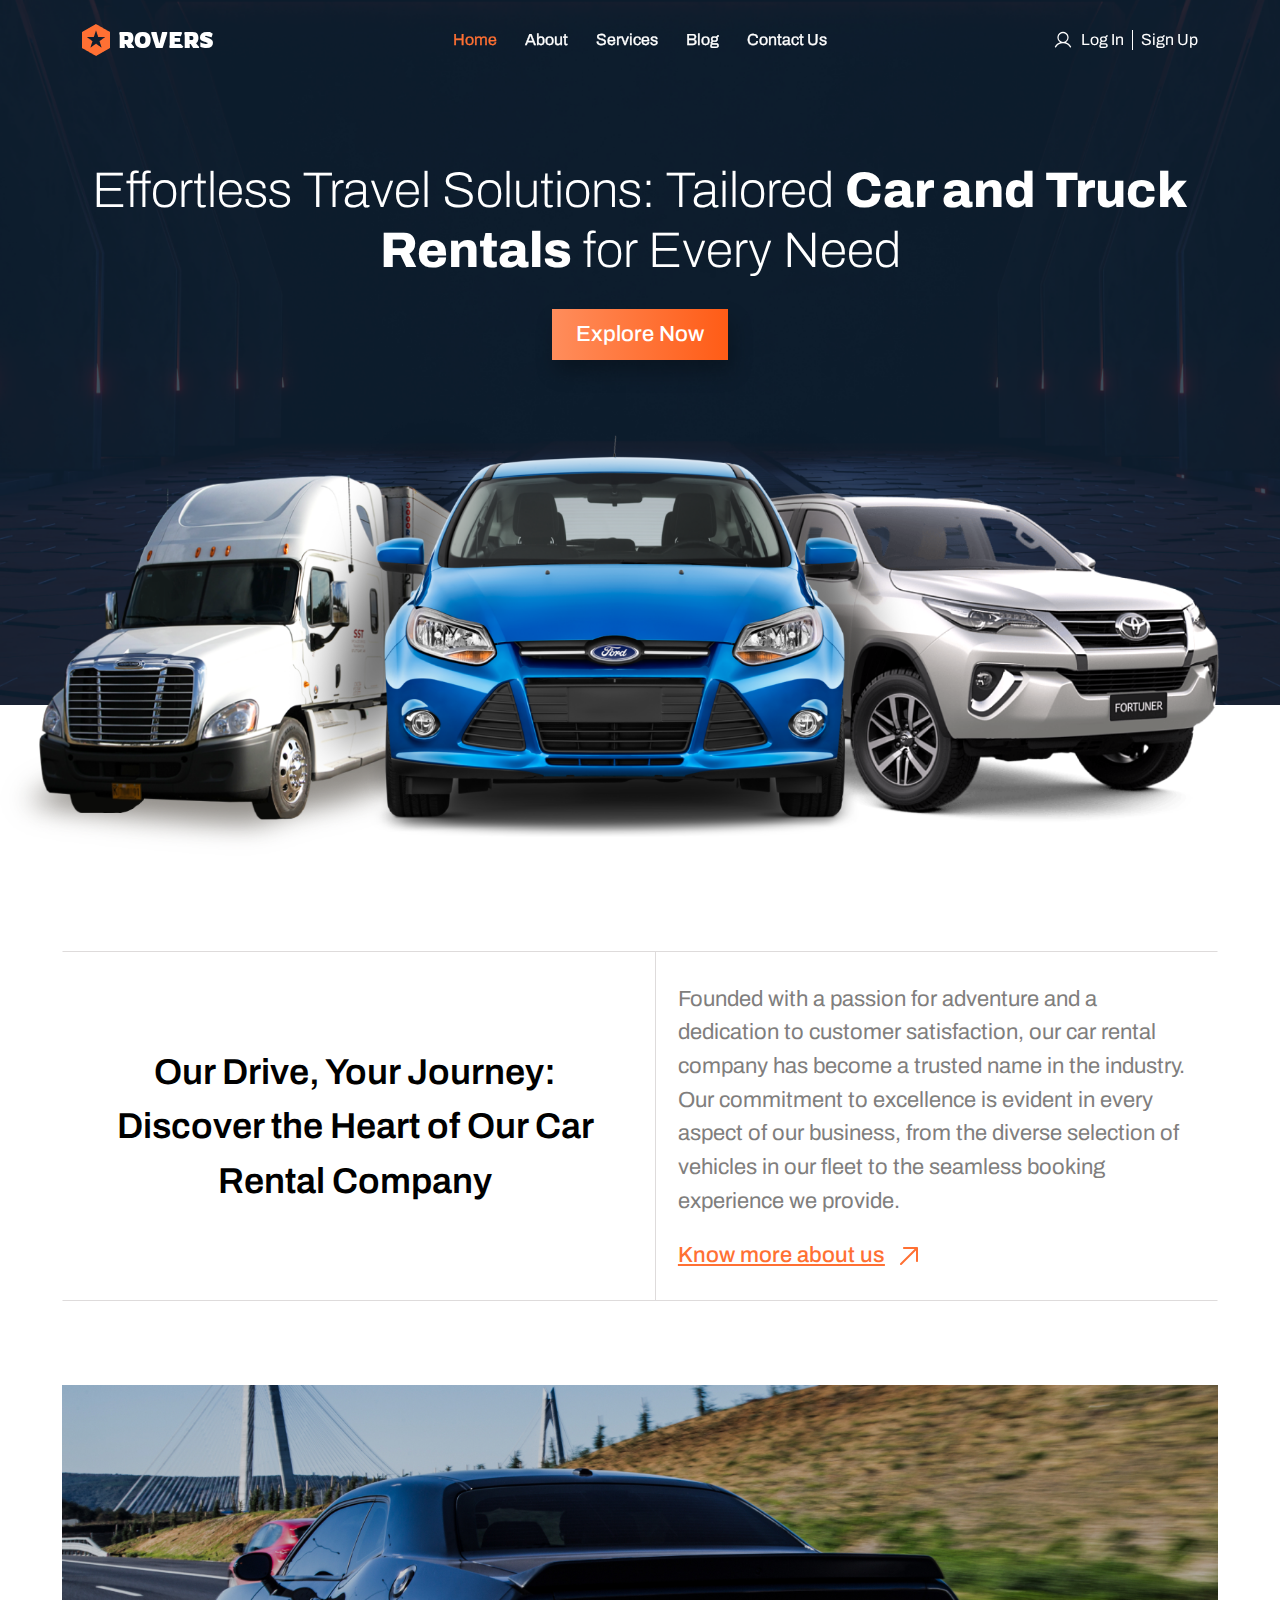
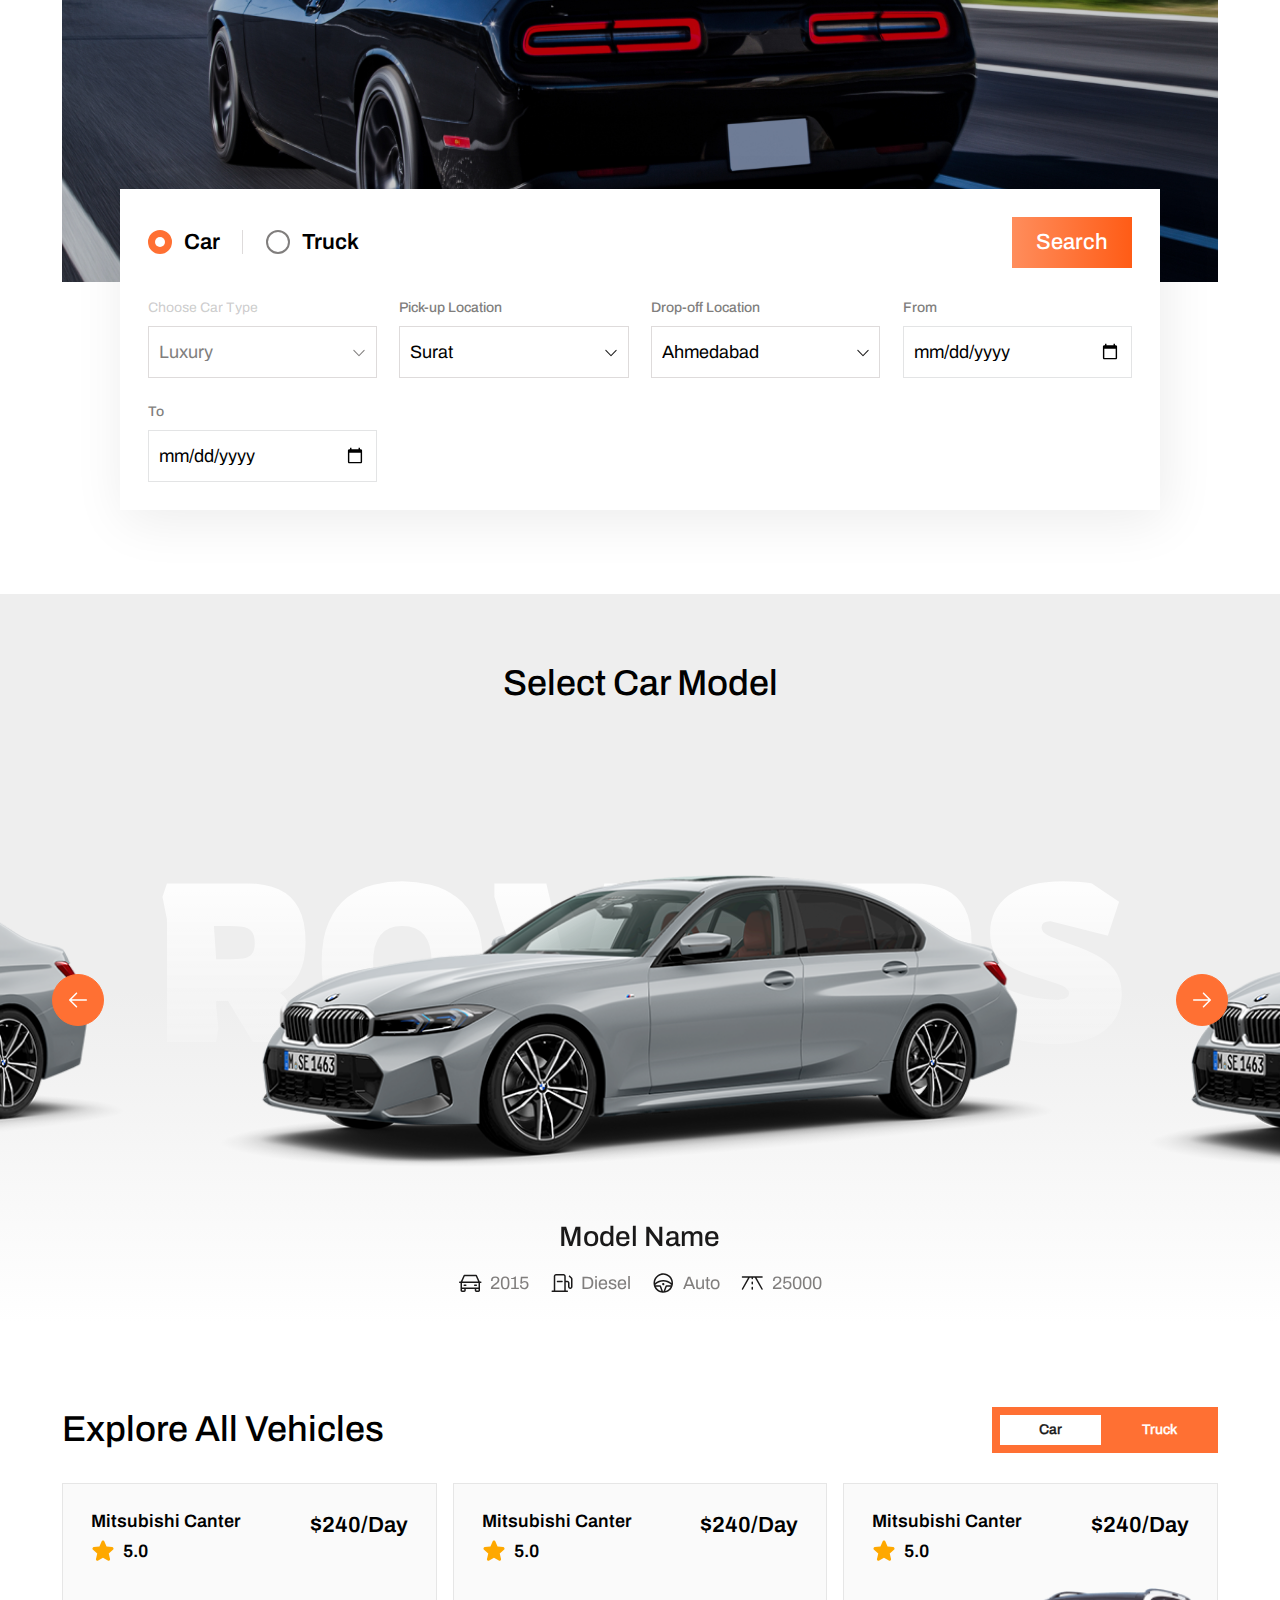
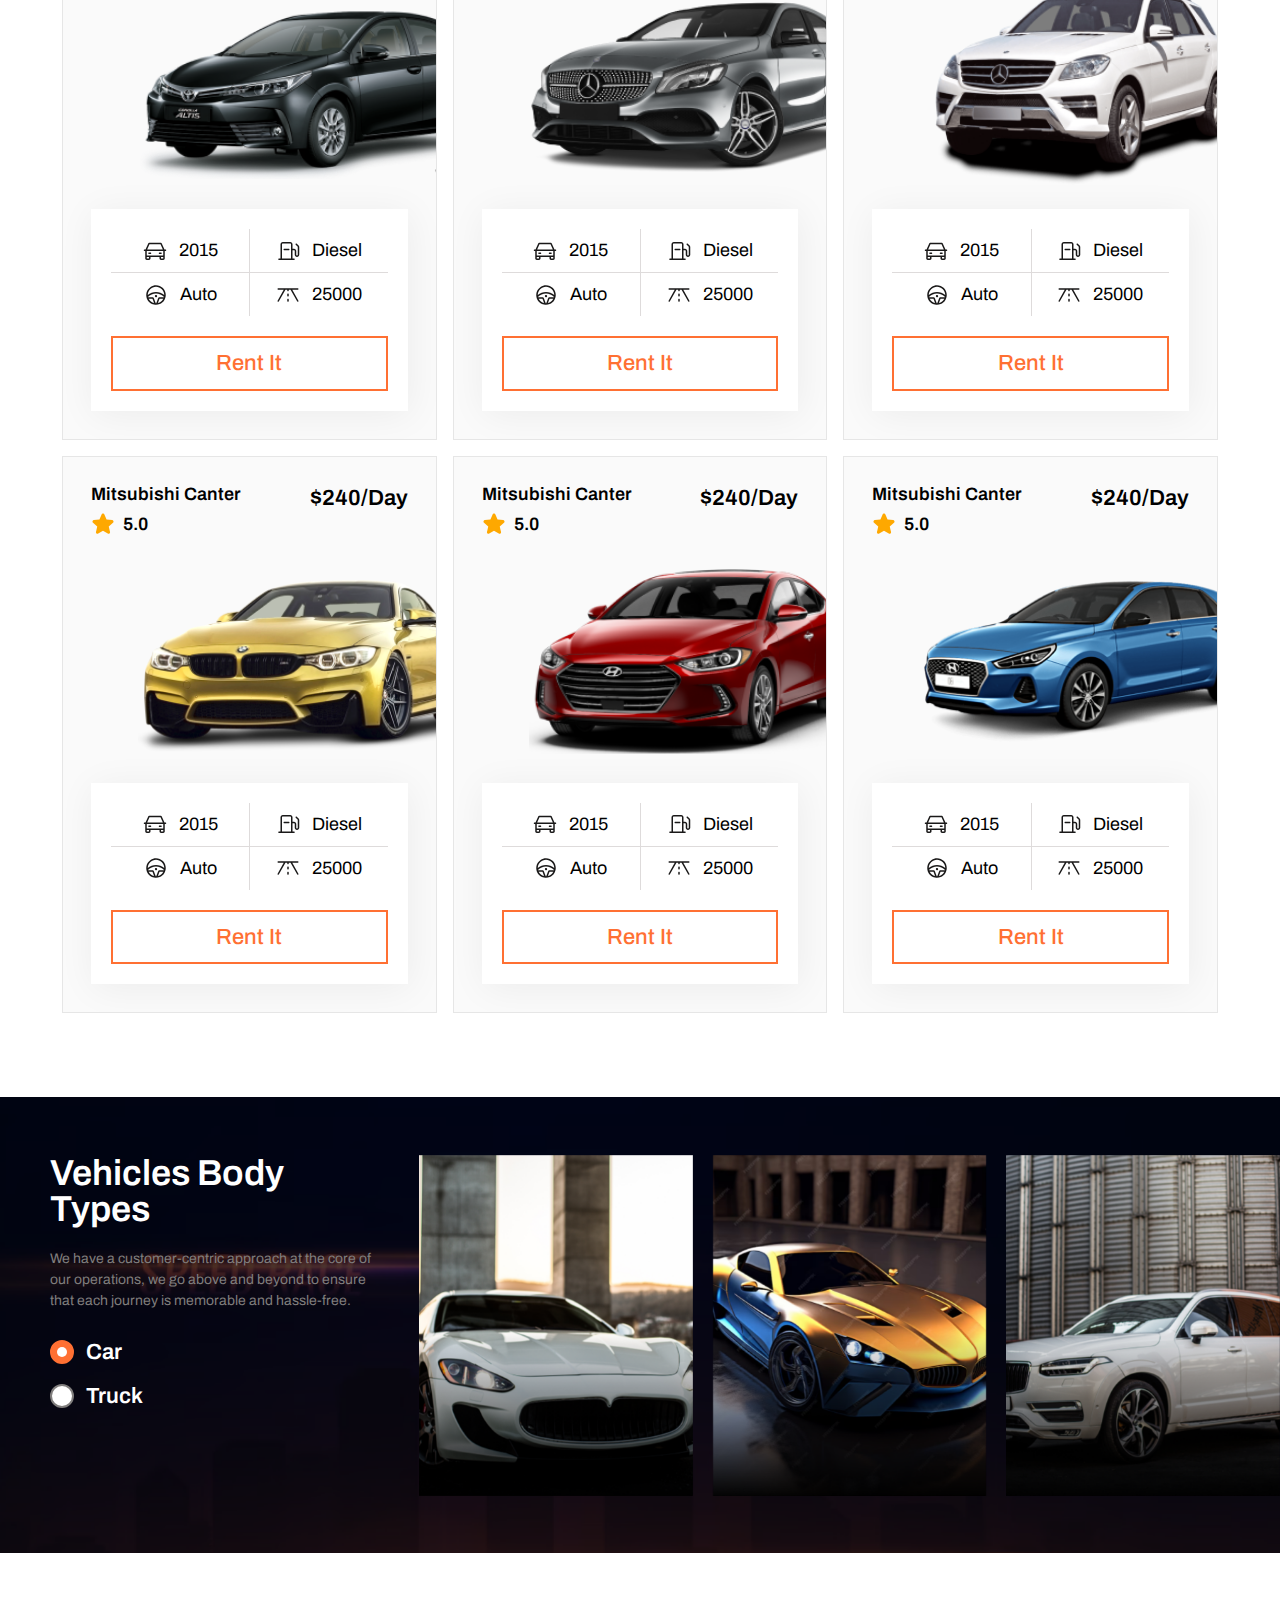
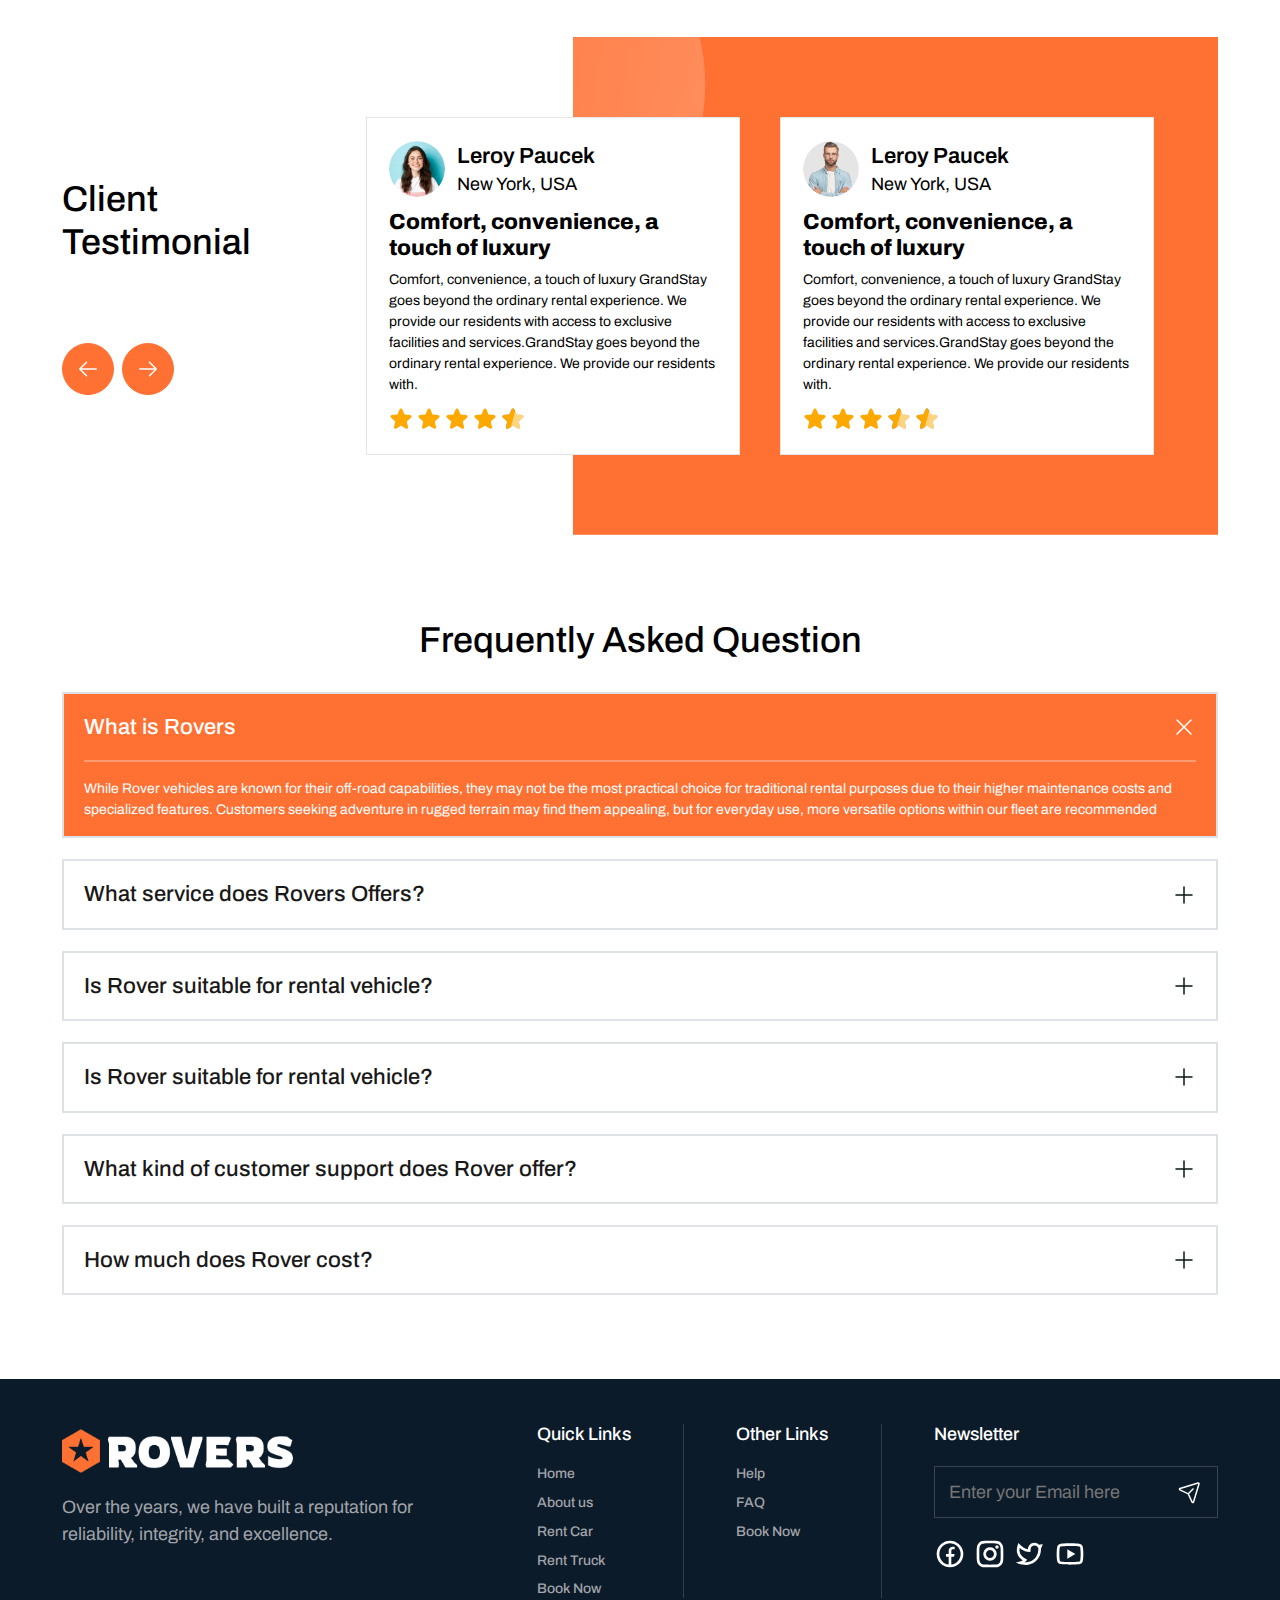
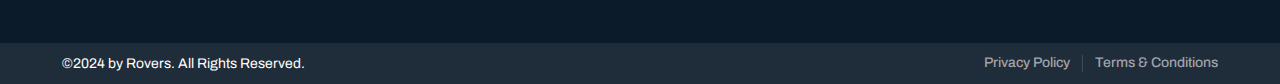
<file: rover/main/index.html>
<!DOCTYPE html>
<html lang="en">
<head>
  <title>Home || Rovers</title>

  <!-- Favicons Information -->
  <link rel="apple-touch-icon" sizes="60x60" href="./assets/images/favicons/apple-touch-icon.png" />
  <link rel="icon" type="image/png" sizes="32x32" href="./assets/images/favicons/favicon-32x32.png" />
  <link rel="icon" type="image/png" sizes="16x16" href="./assets/images/favicons/favicon-16x16.png" />
  <link rel="mask-icon" href="./assets/images/favicons/safari-pinned-tab.svg" color="#ff6a00" />
  <meta name="msapplication-TileColor" content="#ffffff" />
  <link rel="manifest" href="./site.webmanifest" />
  <meta name="theme-color" content="#ffffff" />

  <!-- Meta Information -->
  <meta charset="utf-8" />
  <meta name="viewport" content="width=device-width, height=device-height, initial-scale=1.0" />
  <meta property="og:title" content="Rovers" />
  <link rel="canonical" href="https://staging.whiteorangesoftware.com/theme-rovers/" />
  <meta property="og:url" content="https://staging.whiteorangesoftware.com/theme-rovers/" />
  <meta name="keywords" content="car rental, truck rental, affordable, reliable, book now, ui template kit,
      envato templates, rovers html templates, html, css, car and truck rent, rent service, layput responsive." />
  <meta name="description"
    content="Affordable and reliable car and truck rental services tailored to meet your transportation needs. Explore our wide range of vehicles, from compact cars to heavy-duty trucks, perfect for short-term or long-term use. Book now for the best deals and exceptional customer service!" />
  <meta property="og:description"
    content="Affordable and reliable car and truck rental services tailored to meet your transportation needs. Explore our wide range of vehicles, from compact cars to heavy-duty trucks, perfect for short-term or long-term use. Book now for the best deals and exceptional customer service!" />
  <meta property="og:image" content="https://staging.whiteorangesoftware.com/themeforest-assets/rover/01_preview.jpg" />
  <meta http-equiv="X-UA-Compatible" content="IE=edge,chrome=1" />
  <meta property="og:site_name" content="Rovers" />
  <meta property="og:type" content="website" />
  <meta name="format-detection" content="White orange software" />
  <meta name="author" content="White orange software" />

  <!-- Progressive web apps SEO -->
  <meta name="mobile-web-app-capable" content="yes" />
  <meta name="apple-mobile-web-app-capable" content="yes" />
  <meta name="apple-mobile-web-app-status-bar-style" content="black" />

  <link rel="stylesheet" href="assets/css/style.css" />
</head>

<body>
  <!-- Header Start -->
  <header class="position-fixed w-100" id="header">
    <div class="container h-100">
      <div class="offcanvas-backdrop fade hide z-3"></div>
      <div class="d-grid header-container align-items-center justify-content-between position-relative">
        <a href="index.html"
          class="logo-wrapper d-flex align-items-center justify-content-start gap-sm text-decoration-none">
          <div>
            <img src="./assets/images/logo/logo.png" alt="logo" class="img-inherit radius-inherit" />
          </div>
          <h5 class="text-white lh-sm fw-bold font-secondary">ROVERS</h5>
        </a>

        <ul class="d-flex nav-list-link-wrapper align-items-center justify-content-between">
          <li>
            <a class="nav-list-link nav-link mb-0 d-flex active" href="index.html">Home</a>
          </li>
          <li>
            <a class="nav-list-link nav-link mb-0 d-flex" href="about-us.html">About</a>
          </li>
          <li>
            <a class="nav-list-link nav-link mb-0 d-flex" href="services.html">Services</a>
          </li>
          <li>
            <a class="nav-list-link nav-link mb-0 d-flex" href="blog.html">Blog</a>
          </li>
          <li>
            <a class="nav-list-link nav-link mb-0 d-flex" href="contact-us.html">Contact Us</a>
          </li>
        </ul>

        <div class="d-flex align-items-center gap-sm justify-content-end header-right-side">
          <a href="login.html" class="nav-link d-flex gap-md align-items-center">
            <i data-icon="user" class="d-block line-height-0"></i>
            <span class="d-none d-lg-block">Log In</span></a>
          <div class="vr opacity-100 bg-white"></div>
          <a href="sign-up.html" class="nav-link">
            <i data-icon="signup" class="d-block d-lg-none"></i>
            <span class="d-none d-lg-block">Sign Up</span></a>
          <button class="btn btn-primary hamburger z-999 d-md-none z-3">
            <svg class="w-100 h-100" width="100%" height="100%" viewBox="0 0 100 100">
              <path class="line"
                d="M 20,29.000046 H 80.000231 C 80.000231,29.000046 94.498839,28.817352 94.532987,66.711331 94.543142,77.980673 90.966081,81.670246 85.259173,81.668997 79.552261,81.667751 75.000211,74.999942 75.000211,74.999942 L 25.000021,25.000058">
              </path>
              <path class="line" d="M 20,50 H 80"></path>
              <path class="line"
                d="M 20,70.999954 H 80.000231 C 80.000231,70.999954 94.498839,71.182648 94.532987,33.288669 94.543142,22.019327 90.966081,18.329754 85.259173,18.331003 79.552261,18.332249 75.000211,25.000058 75.000211,25.000058 L 25.000021,74.999942">
              </path>
            </svg>
          </button>
        </div>
      </div>
    </div>
  </header>
  <!-- Header End -->

  <!-- Main Start -->
  <main>
    <!-- Hero Section Start -->
    <section class="hero-wrapper position-relative">
      <div class="container d-flex flex-column gap-16">
        <div class="hero-wrapper-top d-flex flex-column align-items-center mx-auto text-center">
          <h1 class="text-white fw-light">
            Effortless Travel Solutions: Tailored
            <span class="fw-800">Car and Truck Rentals</span> for Every Need
          </h1>
          <a href="available-car.html" class="btn btn-primary">Explore Now</a>
        </div>
        <div class="position-absolute hero-wrapper-bottom w-100">
          <img src="assets/images/cars/hero-cars.png" alt="hero-cars.png" class="img-fluid m-auto d-flex" />
        </div>
      </div>
    </section>
    <!-- Hero Section End -->

    <!-- About Us Section Start -->
    <section class="about-us">
      <div class="container">
        <div class="d-flex about-us-wrapper">
          <div class="about-us-wrapper-left align-self-center">
            <h2 class="fw-semibold lh-base text-center">
              Our Drive, Your Journey: Discover the Heart of Our Car Rental
              Company
            </h2>
          </div>
          <div class="about-us-wrapper-right d-flex flex-column">
            <p class="h5 clr-text-gray lh-base fw-normal">
              Founded with a passion for adventure and a dedication to
              customer satisfaction, our car rental company has become a
              trusted name in the industry. Our commitment to excellence is
              evident in every aspect of our business, from the diverse
              selection of vehicles in our fleet to the seamless booking
              experience we provide.
            </p>
            <a href="javascript:void(0);" class="icon h5 clr-orange">Know more about us <i data-icon="topArrow"></i></a>
          </div>
        </div>
      </div>
    </section>
    <!-- About Us Section End -->

    <!-- Search Section Start -->
    <section class="section-pt">
      <div class="container">
        <div>
          <div class="search-car-truck-img-card ratio">
            <img src="./assets/images/background/black-sport-car.jpg" alt="black sport card" />
          </div>
          <div class="search-car-truck-wrapper bg-white position-relative mx-auto">
            <div
              class="search-top-card d-flex flex-column flex-sm-row justify-content-between align-items-center gap-5">
              <div class="search-radio-input-card d-flex align-items-center">
                <div class="form-check">
                  <input class="form-check-input" type="radio" name="search-radio" id="car" checked />
                  <label class="form-check-label h6 fw-semibold cursor-pointer" for="car">
                    Car
                  </label>
                </div>
                <div class="form-check">
                  <input class="form-check-input" type="radio" name="search-radio" id="truck" />
                  <label class="form-check-label h6 fw-semibold cursor-pointer" for="truck">
                    Truck
                  </label>
                </div>
              </div>
              <button class="btn btn-primary">Search</button>
            </div>
            <div class="search-input-wrapper d-grid">
              <div>
                <label for="chooseTypeTwo" class="contact-input-label clr-text-gray fw-medium d-block disabled">Choose
                  Car Type</label>
                <select class="form-select" id="chooseTypeTwo" aria-label="Default select example" disabled>
                  <option value="1">Simple</option>
                  <option value="2">Moderate</option>
                  <option value="3">Premium</option>
                  <option selected>Luxury</option>
                </select>
              </div>
              <div>
                <label for="pickUpLocationTwo" class="contact-input-label clr-text-gray fw-medium d-block">Pick-up
                  Location</label>
                <select class="form-select" id="pickUpLocationTwo" aria-label="Default select example">
                  <option selected>Surat</option>
                  <option value="1">Mumbai</option>
                  <option value="2">Delhi</option>
                  <option value="3">Ahmedabad</option>
                </select>
              </div>
              <div>
                <label for="dropOffLocationTwo" class="contact-input-label clr-text-gray fw-medium d-block">Drop-off
                  Location</label>
                <select class="form-select" id="dropOffLocationTwo" aria-label="Default select example">
                  <option value="1">Surat</option>
                  <option value="2">Mumbai</option>
                  <option value="3">Delhi</option>
                  <option selected>Ahmedabad</option>
                </select>
              </div>
              <div>
                <label for="fromDateTwo" class="contact-input-label clr-text-gray fw-medium d-block">From</label>
                <input type="date" id="fromDateTwo" class="contact-input date-Input" />
              </div>
              <div>
                <label for="toDateTwo" class="contact-input-label clr-text-gray fw-medium d-block">To</label>
                <input type="date" id="toDateTwo" class="contact-input date-Input" />
              </div>
            </div>
          </div>
        </div>
      </div>
    </section>
    <!-- Search Section End -->

    <!-- Select Car Model Section Start -->
    <section class="select-car-model-section position-relative overflow-hidden">
      <div class="container">
        <div class="title">
          <h2>Select Car Model</h2>
        </div>
      </div>
      <div class="position-absolute select-car-back-wrapper">
        <h2 class="font-secondary">ROVERS</h2>
      </div>
      <div class="swiper SelectCarSwiper">
        <div class="swiper-wrapper">
          <div class="swiper-slide">
            <div>
              <img src="assets/images/cars/bmw.png" alt="bmw" class="img-fluid" />
            </div>
            <div class="d-flex flex-column gap-2xl align-items-center justify-content-center">
              <h4 class="lh-1 clr-text-black">Model Name</h4>
              <div class="d-flex gap-2xl">
                <div class="d-flex align-items-center justify-content-center gap-md">
                  <i data-icon="car"></i>
                  <p class="p-lg line-height-0 clr-text-gray">2015</p>
                </div>
                <div class="d-flex align-items-center justify-content-center gap-md">
                  <i data-icon="fuel"></i>
                  <p class="p-lg line-height-0 clr-text-gray">Diesel</p>
                </div>
                <div class="d-flex align-items-center justify-content-center gap-md">
                  <i data-icon="trantionType"></i>
                  <p class="p-lg line-height-0 clr-text-gray">Auto</p>
                </div>
                <div class="d-flex align-items-center justify-content-center gap-md">
                  <i data-icon="runningKm"></i>
                  <p class="p-lg line-height-0 clr-text-gray">25000</p>
                </div>
              </div>
            </div>
          </div>
          <div class="swiper-slide">
            <div>
              <img src="assets/images/cars/bmw.png" alt="bmw" class="img-fluid" />
            </div>
            <div class="d-flex flex-column gap-2xl align-items-center justify-content-center">
              <h4 class="lh-1 clr-text-black">Model Name</h4>
              <div class="d-flex gap-2xl">
                <div class="d-flex align-items-center justify-content-center gap-md">
                  <i data-icon="car"></i>
                  <p class="p-lg line-height-0 clr-text-gray">2015</p>
                </div>
                <div class="d-flex align-items-center justify-content-center gap-md">
                  <i data-icon="fuel"></i>
                  <p class="p-lg line-height-0 clr-text-gray">Diesel</p>
                </div>
                <div class="d-flex align-items-center justify-content-center gap-md">
                  <i data-icon="trantionType"></i>
                  <p class="p-lg line-height-0 clr-text-gray">Auto</p>
                </div>
                <div class="d-flex align-items-center justify-content-center gap-md">
                  <i data-icon="runningKm"></i>
                  <p class="p-lg line-height-0 clr-text-gray">25000</p>
                </div>
              </div>
            </div>
          </div>
          <div class="swiper-slide">
            <div>
              <img src="assets/images/cars/bmw.png" alt="bmw" class="img-fluid" />
            </div>
            <div class="d-flex flex-column gap-2xl align-items-center justify-content-center">
              <h4 class="lh-1 clr-text-black">Model Name</h4>
              <div class="d-flex gap-2xl">
                <div class="d-flex align-items-center justify-content-center gap-md">
                  <i data-icon="car"></i>
                  <p class="p-lg line-height-0 clr-text-gray">2015</p>
                </div>
                <div class="d-flex align-items-center justify-content-center gap-md">
                  <i data-icon="fuel"></i>
                  <p class="p-lg line-height-0 clr-text-gray">Diesel</p>
                </div>
                <div class="d-flex align-items-center justify-content-center gap-md">
                  <i data-icon="trantionType"></i>
                  <p class="p-lg line-height-0 clr-text-gray">Auto</p>
                </div>
                <div class="d-flex align-items-center justify-content-center gap-md">
                  <i data-icon="runningKm"></i>
                  <p class="p-lg line-height-0 clr-text-gray">25000</p>
                </div>
              </div>
            </div>
          </div>
          <div class="swiper-slide">
            <div>
              <img src="assets/images/cars/bmw.png" alt="bmw" class="img-fluid" />
            </div>
            <div class="d-flex flex-column gap-2xl align-items-center justify-content-center">
              <h4 class="lh-1 clr-text-black">Model Name</h4>
              <div class="d-flex gap-2xl">
                <div class="d-flex align-items-center justify-content-center gap-md">
                  <i data-icon="car"></i>
                  <p class="p-lg line-height-0 clr-text-gray">2015</p>
                </div>
                <div class="d-flex align-items-center justify-content-center gap-md">
                  <i data-icon="fuel"></i>
                  <p class="p-lg line-height-0 clr-text-gray">Diesel</p>
                </div>
                <div class="d-flex align-items-center justify-content-center gap-md">
                  <i data-icon="trantionType"></i>
                  <p class="p-lg line-height-0 clr-text-gray">Auto</p>
                </div>
                <div class="d-flex align-items-center justify-content-center gap-md">
                  <i data-icon="runningKm"></i>
                  <p class="p-lg line-height-0 clr-text-gray">25000</p>
                </div>
              </div>
            </div>
          </div>
        </div>
        <div
          class="swiper-button select-car-swiper-pagination-button position-absolute select-car-swiper-prev rounded-circle z-2 d-flex justify-content-center align-items-center">
          <span data-icon="arrowLeft" class="icon-md d-flex justify-content-center align-items-center"></span>
        </div>
        <div
          class="swiper-button select-car-swiper-pagination-button position-absolute SelectCarSwiper-next rounded-circle z-2 d-flex justify-content-center align-items-center">
          <span data-icon="arrowRight" class="icon-md d-flex justify-content-center align-items-center"></span>
        </div>
      </div>
    </section>
    <!-- Select Car Model Section End -->

    <!-- Explore All Vehicles Section Start -->
    <section class="section-mt">
      <div class="container">
        <div class="d-flex justify-content-between align-items-center flex-column flex-sm-row gap-xl">
          <div class="title">
            <h2>Explore All Vehicles</h2>
          </div>
          <div>
            <ul class="nav nav-pills" id="pills-tab" role="tablist">
              <li class="nav-item" role="presentation">
                <button class="nav-link lh-1 active" id="pills-car-tab" data-bs-toggle="pill"
                  data-bs-target="#pills-car" type="button" role="tab" aria-controls="pills-car" aria-selected="true">
                  Car
                </button>
              </li>
              <li class="nav-item" role="presentation">
                <button class="nav-link lh-1" id="pills-truck-tab" data-bs-toggle="pill" data-bs-target="#pills-truck"
                  type="button" role="tab" aria-controls="pills-truck" aria-selected="false">
                  Truck
                </button>
              </li>
            </ul>
          </div>
        </div>
        <div class="tab-content explore-all-vehicles-wrapper" id="pills-tabContent">
          <div class="tab-pane fade show active" id="pills-car" role="tabpanel" aria-labelledby="pills-car-tab"
            tabindex="0">
            <div class="main-cards-wrapper">
              <div class="card-wrapper">
                <div class="card-top-wrapper">
                  <div class="d-flex flex-column gap-sm">
                    <p class="fw-semibold p-lg lh-1">Mitsubishi Canter</p>
                    <div class="d-flex align-items-center gap-sm">
                      <i data-icon="star"></i>
                      <span class="p-lg fw-semibold">5.0</span>
                    </div>
                  </div>
                  <h6 class="fw-semibold">$240/Day</h6>
                </div>
                <div class="ratio ratio-16x9 card-img-wrapper">
                  <img src="assets/images/cars/cars-four.png" alt="car-four" class="img-fluid object-fit-contain" />
                </div>
                <div class="card-bootom-wrapper">
                  <div class="card-bootom-details-wrapper">
                    <div class="d-flex align-items-center justify-content-center gap-lg card-bootom-details-box">
                      <i data-icon="car"></i>
                      <p class="p-lg">2015</p>
                    </div>
                    <div class="d-flex align-items-center justify-content-center gap-lg card-bootom-details-box">
                      <i data-icon="fuel"></i>
                      <p class="p-lg">Diesel</p>
                    </div>
                    <div class="d-flex align-items-center justify-content-center gap-lg card-bootom-details-box">
                      <i data-icon="trantionType"></i>
                      <p class="p-lg">Auto</p>
                    </div>
                    <div class="d-flex align-items-center justify-content-center gap-lg card-bootom-details-box">
                      <i data-icon="runningKm"></i>
                      <p class="p-lg">25000</p>
                    </div>
                  </div>
                  <a href="car-details.html" class="btn btn-outline-primary w-100">
                    Rent It
                  </a>
                </div>
              </div>
              <div class="card-wrapper">
                <div class="card-top-wrapper">
                  <div class="d-flex flex-column gap-sm">
                    <p class="fw-semibold p-lg lh-1">Mitsubishi Canter</p>
                    <div class="d-flex align-items-center gap-sm">
                      <i data-icon="star"></i>
                      <span class="p-lg fw-semibold">5.0</span>
                    </div>
                  </div>
                  <h6 class="fw-semibold">$240/Day</h6>
                </div>
                <div class="ratio ratio-16x9 card-img-wrapper">
                  <img src="assets/images/cars/cars-six.png" alt="car-six" class="img-fluid object-fit-contain" />
                </div>
                <div class="card-bootom-wrapper">
                  <div class="card-bootom-details-wrapper">
                    <div class="d-flex align-items-center justify-content-center gap-lg card-bootom-details-box">
                      <i data-icon="car"></i>
                      <p class="p-lg">2015</p>
                    </div>
                    <div class="d-flex align-items-center justify-content-center gap-lg card-bootom-details-box">
                      <i data-icon="fuel"></i>
                      <p class="p-lg">Diesel</p>
                    </div>
                    <div class="d-flex align-items-center justify-content-center gap-lg card-bootom-details-box">
                      <i data-icon="trantionType"></i>
                      <p class="p-lg">Auto</p>
                    </div>
                    <div class="d-flex align-items-center justify-content-center gap-lg card-bootom-details-box">
                      <i data-icon="runningKm"></i>
                      <p class="p-lg">25000</p>
                    </div>
                  </div>
                  <a href="car-details.html" class="btn btn-outline-primary w-100">
                    Rent It
                  </a>
                </div>
              </div>
              <div class="card-wrapper">
                <div class="card-top-wrapper">
                  <div class="d-flex flex-column gap-sm">
                    <p class="fw-semibold p-lg lh-1">Mitsubishi Canter</p>
                    <div class="d-flex align-items-center gap-sm">
                      <i data-icon="star"></i>
                      <span class="p-lg fw-semibold">5.0</span>
                    </div>
                  </div>
                  <h6 class="fw-semibold">$240/Day</h6>
                </div>
                <div class="ratio ratio-16x9 card-img-wrapper">
                  <img src="assets/images/cars/cars-one.png" alt="car-one" class="img-fluid object-fit-contain" />
                </div>
                <div class="card-bootom-wrapper">
                  <div class="card-bootom-details-wrapper">
                    <div class="d-flex align-items-center justify-content-center gap-lg card-bootom-details-box">
                      <i data-icon="car"></i>
                      <p class="p-lg">2015</p>
                    </div>
                    <div class="d-flex align-items-center justify-content-center gap-lg card-bootom-details-box">
                      <i data-icon="fuel"></i>
                      <p class="p-lg">Diesel</p>
                    </div>
                    <div class="d-flex align-items-center justify-content-center gap-lg card-bootom-details-box">
                      <i data-icon="trantionType"></i>
                      <p class="p-lg">Auto</p>
                    </div>
                    <div class="d-flex align-items-center justify-content-center gap-lg card-bootom-details-box">
                      <i data-icon="runningKm"></i>
                      <p class="p-lg">25000</p>
                    </div>
                  </div>
                  <a href="car-details.html" class="btn btn-outline-primary w-100">
                    Rent It
                  </a>
                </div>
              </div>
              <div class="card-wrapper">
                <div class="card-top-wrapper">
                  <div class="d-flex flex-column gap-sm">
                    <p class="fw-semibold p-lg lh-1">Mitsubishi Canter</p>
                    <div class="d-flex align-items-center gap-sm">
                      <i data-icon="star"></i>
                      <span class="p-lg fw-semibold">5.0</span>
                    </div>
                  </div>
                  <h6 class="fw-semibold">$240/Day</h6>
                </div>
                <div class="ratio ratio-16x9 card-img-wrapper">
                  <img src="assets/images/cars/cars-three.png" alt="car-three" class="img-fluid object-fit-contain" />
                </div>
                <div class="card-bootom-wrapper">
                  <div class="card-bootom-details-wrapper">
                    <div class="d-flex align-items-center justify-content-center gap-lg card-bootom-details-box">
                      <i data-icon="car"></i>
                      <p class="p-lg">2015</p>
                    </div>
                    <div class="d-flex align-items-center justify-content-center gap-lg card-bootom-details-box">
                      <i data-icon="fuel"></i>
                      <p class="p-lg">Diesel</p>
                    </div>
                    <div class="d-flex align-items-center justify-content-center gap-lg card-bootom-details-box">
                      <i data-icon="trantionType"></i>
                      <p class="p-lg">Auto</p>
                    </div>
                    <div class="d-flex align-items-center justify-content-center gap-lg card-bootom-details-box">
                      <i data-icon="runningKm"></i>
                      <p class="p-lg">25000</p>
                    </div>
                  </div>
                  <a href="car-details.html" class="btn btn-outline-primary w-100">
                    Rent It
                  </a>
                </div>
              </div>
              <div class="card-wrapper">
                <div class="card-top-wrapper">
                  <div class="d-flex flex-column gap-sm">
                    <p class="fw-semibold p-lg lh-1">Mitsubishi Canter</p>
                    <div class="d-flex align-items-center gap-sm">
                      <i data-icon="star"></i>
                      <span class="p-lg fw-semibold">5.0</span>
                    </div>
                  </div>
                  <h6 class="fw-semibold">$240/Day</h6>
                </div>
                <div class="ratio ratio-16x9 card-img-wrapper">
                  <img src="assets/images/cars/cars-two.png" alt="car-two" class="img-fluid object-fit-contain" />
                </div>
                <div class="card-bootom-wrapper">
                  <div class="card-bootom-details-wrapper">
                    <div class="d-flex align-items-center justify-content-center gap-lg card-bootom-details-box">
                      <i data-icon="car"></i>
                      <p class="p-lg">2015</p>
                    </div>
                    <div class="d-flex align-items-center justify-content-center gap-lg card-bootom-details-box">
                      <i data-icon="fuel"></i>
                      <p class="p-lg">Diesel</p>
                    </div>
                    <div class="d-flex align-items-center justify-content-center gap-lg card-bootom-details-box">
                      <i data-icon="trantionType"></i>
                      <p class="p-lg">Auto</p>
                    </div>
                    <div class="d-flex align-items-center justify-content-center gap-lg card-bootom-details-box">
                      <i data-icon="runningKm"></i>
                      <p class="p-lg">25000</p>
                    </div>
                  </div>
                  <a href="car-details.html" class="btn btn-outline-primary w-100">
                    Rent It
                  </a>
                </div>
              </div>
              <div class="card-wrapper">
                <div class="card-top-wrapper">
                  <div class="d-flex flex-column gap-sm">
                    <p class="fw-semibold p-lg lh-1">Mitsubishi Canter</p>
                    <div class="d-flex align-items-center gap-sm">
                      <i data-icon="star"></i>
                      <span class="p-lg fw-semibold">5.0</span>
                    </div>
                  </div>
                  <h6 class="fw-semibold">$240/Day</h6>
                </div>
                <div class="ratio ratio-16x9 card-img-wrapper">
                  <img src="assets/images/cars/cars-five.png" alt="car-five" class="img-fluid object-fit-contain" />
                </div>
                <div class="card-bootom-wrapper">
                  <div class="card-bootom-details-wrapper">
                    <div class="d-flex align-items-center justify-content-center gap-lg card-bootom-details-box">
                      <i data-icon="car"></i>
                      <p class="p-lg">2015</p>
                    </div>
                    <div class="d-flex align-items-center justify-content-center gap-lg card-bootom-details-box">
                      <i data-icon="fuel"></i>
                      <p class="p-lg">Diesel</p>
                    </div>
                    <div class="d-flex align-items-center justify-content-center gap-lg card-bootom-details-box">
                      <i data-icon="trantionType"></i>
                      <p class="p-lg">Auto</p>
                    </div>
                    <div class="d-flex align-items-center justify-content-center gap-lg card-bootom-details-box">
                      <i data-icon="runningKm"></i>
                      <p class="p-lg">25000</p>
                    </div>
                  </div>
                  <a href="car-details.html" class="btn btn-outline-primary w-100">
                    Rent It
                  </a>
                </div>
              </div>
            </div>
          </div>
          <div class="tab-pane fade" id="pills-truck" role="tabpanel" aria-labelledby="pills-truck-tab" tabindex="0">
            <div class="main-cards-wrapper">
              <div class="card-wrapper">
                <div class="card-top-wrapper">
                  <div class="d-flex flex-column gap-sm">
                    <p class="fw-semibold p-lg lh-1">Mitsubishi Canter</p>
                    <div class="d-flex align-items-center gap-sm">
                      <i data-icon="star"></i>
                      <span class="p-lg fw-semibold">5.0</span>
                    </div>
                  </div>
                  <h6 class="fw-semibold">$240/Day</h6>
                </div>
                <div class="ratio ratio-16x9 card-img-wrapper">
                  <img src="assets/images/truck/truck-four.png" alt="truck-four" class="img-fluid object-fit-contain" />
                </div>
                <div class="card-bootom-wrapper">
                  <div class="card-bootom-details-wrapper">
                    <div class="d-flex align-items-center justify-content-center gap-lg card-bootom-details-box">
                      <i data-icon="car"></i>
                      <p class="p-lg">2015</p>
                    </div>
                    <div class="d-flex align-items-center justify-content-center gap-lg card-bootom-details-box">
                      <i data-icon="fuel"></i>
                      <p class="p-lg">Diesel</p>
                    </div>
                    <div class="d-flex align-items-center justify-content-center gap-lg card-bootom-details-box">
                      <i data-icon="trantionType"></i>
                      <p class="p-lg">Auto</p>
                    </div>
                    <div class="d-flex align-items-center justify-content-center gap-lg card-bootom-details-box">
                      <i data-icon="runningKm"></i>
                      <p class="p-lg">25000</p>
                    </div>
                  </div>
                  <a href="car-details.html" class="btn btn-outline-primary w-100">
                    Rent It
                  </a>
                </div>
              </div>
              <div class="card-wrapper">
                <div class="card-top-wrapper">
                  <div class="d-flex flex-column gap-sm">
                    <p class="fw-semibold p-lg lh-1">Mitsubishi Canter</p>
                    <div class="d-flex align-items-center gap-sm">
                      <i data-icon="star"></i>
                      <span class="p-lg fw-semibold">5.0</span>
                    </div>
                  </div>
                  <h6 class="fw-semibold">$240/Day</h6>
                </div>
                <div class="ratio ratio-16x9 card-img-wrapper">
                  <img src="assets/images/truck/truck-six.png" alt="truck-six" class="img-fluid object-fit-contain" />
                </div>
                <div class="card-bootom-wrapper">
                  <div class="card-bootom-details-wrapper">
                    <div class="d-flex align-items-center justify-content-center gap-lg card-bootom-details-box">
                      <i data-icon="car"></i>
                      <p class="p-lg">2015</p>
                    </div>
                    <div class="d-flex align-items-center justify-content-center gap-lg card-bootom-details-box">
                      <i data-icon="fuel"></i>
                      <p class="p-lg">Diesel</p>
                    </div>
                    <div class="d-flex align-items-center justify-content-center gap-lg card-bootom-details-box">
                      <i data-icon="trantionType"></i>
                      <p class="p-lg">Auto</p>
                    </div>
                    <div class="d-flex align-items-center justify-content-center gap-lg card-bootom-details-box">
                      <i data-icon="runningKm"></i>
                      <p class="p-lg">25000</p>
                    </div>
                  </div>
                  <a href="car-details.html" class="btn btn-outline-primary w-100">
                    Rent It
                  </a>
                </div>
              </div>
              <div class="card-wrapper">
                <div class="card-top-wrapper">
                  <div class="d-flex flex-column gap-sm">
                    <p class="fw-semibold p-lg lh-1">Mitsubishi Canter</p>
                    <div class="d-flex align-items-center gap-sm">
                      <i data-icon="star"></i>
                      <span class="p-lg fw-semibold">5.0</span>
                    </div>
                  </div>
                  <h6 class="fw-semibold">$240/Day</h6>
                </div>
                <div class="ratio ratio-16x9 card-img-wrapper">
                  <img src="assets/images/truck/truck-one.png" alt="truck-one" class="img-fluid object-fit-contain" />
                </div>
                <div class="card-bootom-wrapper">
                  <div class="card-bootom-details-wrapper">
                    <div class="d-flex align-items-center justify-content-center gap-lg card-bootom-details-box">
                      <i data-icon="car"></i>
                      <p class="p-lg">2015</p>
                    </div>
                    <div class="d-flex align-items-center justify-content-center gap-lg card-bootom-details-box">
                      <i data-icon="fuel"></i>
                      <p class="p-lg">Diesel</p>
                    </div>
                    <div class="d-flex align-items-center justify-content-center gap-lg card-bootom-details-box">
                      <i data-icon="trantionType"></i>
                      <p class="p-lg">Auto</p>
                    </div>
                    <div class="d-flex align-items-center justify-content-center gap-lg card-bootom-details-box">
                      <i data-icon="runningKm"></i>
                      <p class="p-lg">25000</p>
                    </div>
                  </div>
                  <a href="car-details.html" class="btn btn-outline-primary w-100">
                    Rent It
                  </a>
                </div>
              </div>
              <div class="card-wrapper">
                <div class="card-top-wrapper">
                  <div class="d-flex flex-column gap-sm">
                    <p class="fw-semibold p-lg lh-1">Mitsubishi Canter</p>
                    <div class="d-flex align-items-center gap-sm">
                      <i data-icon="star"></i>
                      <span class="p-lg fw-semibold">5.0</span>
                    </div>
                  </div>
                  <h6 class="fw-semibold">$240/Day</h6>
                </div>
                <div class="ratio ratio-16x9 card-img-wrapper">
                  <img src="assets/images/truck/truck-three.png" alt="truck-three"
                    class="img-fluid object-fit-contain" />
                </div>
                <div class="card-bootom-wrapper">
                  <div class="card-bootom-details-wrapper">
                    <div class="d-flex align-items-center justify-content-center gap-lg card-bootom-details-box">
                      <i data-icon="car"></i>
                      <p class="p-lg">2015</p>
                    </div>
                    <div class="d-flex align-items-center justify-content-center gap-lg card-bootom-details-box">
                      <i data-icon="fuel"></i>
                      <p class="p-lg">Diesel</p>
                    </div>
                    <div class="d-flex align-items-center justify-content-center gap-lg card-bootom-details-box">
                      <i data-icon="trantionType"></i>
                      <p class="p-lg">Auto</p>
                    </div>
                    <div class="d-flex align-items-center justify-content-center gap-lg card-bootom-details-box">
                      <i data-icon="runningKm"></i>
                      <p class="p-lg">25000</p>
                    </div>
                  </div>
                  <a href="car-details.html" class="btn btn-outline-primary w-100">
                    Rent It
                  </a>
                </div>
              </div>
              <div class="card-wrapper">
                <div class="card-top-wrapper">
                  <div class="d-flex flex-column gap-sm">
                    <p class="fw-semibold p-lg lh-1">Mitsubishi Canter</p>
                    <div class="d-flex align-items-center gap-sm">
                      <i data-icon="star"></i>
                      <span class="p-lg fw-semibold">5.0</span>
                    </div>
                  </div>
                  <h6 class="fw-semibold">$240/Day</h6>
                </div>
                <div class="ratio ratio-16x9 card-img-wrapper">
                  <img src="assets/images/truck/truck-two.png" alt="truck-two" class="img-fluid object-fit-contain" />
                </div>
                <div class="card-bootom-wrapper">
                  <div class="card-bootom-details-wrapper">
                    <div class="d-flex align-items-center justify-content-center gap-lg card-bootom-details-box">
                      <i data-icon="car"></i>
                      <p class="p-lg">2015</p>
                    </div>
                    <div class="d-flex align-items-center justify-content-center gap-lg card-bootom-details-box">
                      <i data-icon="fuel"></i>
                      <p class="p-lg">Diesel</p>
                    </div>
                    <div class="d-flex align-items-center justify-content-center gap-lg card-bootom-details-box">
                      <i data-icon="trantionType"></i>
                      <p class="p-lg">Auto</p>
                    </div>
                    <div class="d-flex align-items-center justify-content-center gap-lg card-bootom-details-box">
                      <i data-icon="runningKm"></i>
                      <p class="p-lg">25000</p>
                    </div>
                  </div>
                  <a href="car-details.html" class="btn btn-outline-primary w-100">
                    Rent It
                  </a>
                </div>
              </div>
              <div class="card-wrapper">
                <div class="card-top-wrapper">
                  <div class="d-flex flex-column gap-sm">
                    <p class="fw-semibold p-lg lh-1">Mitsubishi Canter</p>
                    <div class="d-flex align-items-center gap-sm">
                      <i data-icon="star"></i>
                      <span class="p-lg fw-semibold">5.0</span>
                    </div>
                  </div>
                  <h6 class="fw-semibold">$240/Day</h6>
                </div>
                <div class="ratio ratio-16x9 card-img-wrapper">
                  <img src="assets/images/truck/truck-five.png" alt="truck-five" class="img-fluid object-fit-contain" />
                </div>
                <div class="card-bootom-wrapper">
                  <div class="card-bootom-details-wrapper">
                    <div class="d-flex align-items-center justify-content-center gap-lg card-bootom-details-box">
                      <i data-icon="car"></i>
                      <p class="p-lg">2015</p>
                    </div>
                    <div class="d-flex align-items-center justify-content-center gap-lg card-bootom-details-box">
                      <i data-icon="fuel"></i>
                      <p class="p-lg">Diesel</p>
                    </div>
                    <div class="d-flex align-items-center justify-content-center gap-lg card-bootom-details-box">
                      <i data-icon="trantionType"></i>
                      <p class="p-lg">Auto</p>
                    </div>
                    <div class="d-flex align-items-center justify-content-center gap-lg card-bootom-details-box">
                      <i data-icon="runningKm"></i>
                      <p class="p-lg">25000</p>
                    </div>
                  </div>
                  <a href="car-details.html" class="btn btn-outline-primary w-100">
                    Rent It
                  </a>
                </div>
              </div>
            </div>
          </div>
        </div>
      </div>
    </section>
    <!-- Explore All Vehicles Section End -->

    <!-- Vehicles Body Types Section Start -->
    <section class="section-mt vehicles-body-types-wrapper">
      <div class="d-flex vehicles-body-types">
        <div class="vehicles-body-types-left text-white d-flex flex-column">
          <div class="d-flex flex-column gap-2xl">
            <h2 class="fw-semibold lh-1">Vehicles Body Types</h2>
            <p class="lh-base fw-normal clr-text-gray">
              We have a customer-centric approach at the core of our
              operations, we go above and beyond to ensure that each journey
              is memorable and hassle-free.
            </p>
          </div>
          <div class="d-flex flex-column gap-2xl">
            <div class="form-check">
              <input class="form-check-input" type="radio" name="vehicles-body" id="vehiclesBodyCar"
                data-id="vehiclesBodyCarTab" checked="" />
              <label class="form-check-label h6 fw-semibold" for="vehiclesBodyCar">
                Car
              </label>
            </div>
            <div class="form-check">
              <input class="form-check-input" type="radio" name="vehicles-body" data-id="vehiclesBodyTruckTab"
                id="vehiclesBodyTruck" />
              <label class="form-check-label h6 fw-semibold" for="vehiclesBodyTruck">
                Truck
              </label>
            </div>
          </div>
        </div>
        <div class="vehicles-body-types-right text-white tab-content">
          <div id="vehiclesBodyCarTab" class="show fade active tab-pane">
            <div class="swiper vehiclesBodyTruck">
              <div class="swiper-wrapper">
                <div class="swiper-slide">
                  <div class="vehicles-body-truck-car-card">
                    <div class="vehicles-body-truck-car-card-img ratio ratio-16x9">
                      <img src="assets/images/cars/vehicles-body-car-one.png" alt="vehicles-body-car-one"
                        class="img-fluid" />
                    </div>
                  </div>
                </div>
                <div class="swiper-slide">
                  <div class="vehicles-body-truck-car-card">
                    <div class="vehicles-body-truck-car-card-img ratio ratio-16x9">
                      <img src="assets/images/cars/vehicles-body-car-two.png" alt="vehicles-body-car-two"
                        class="img-fluid" />
                    </div>
                  </div>
                </div>
                <div class="swiper-slide">
                  <div class="vehicles-body-truck-car-card">
                    <div class="vehicles-body-truck-car-card-img ratio ratio-16x9">
                      <img src="assets/images/cars/vehicles-body-car-three.png" alt="vehicles-body-car-three"
                        class="img-fluid" />
                    </div>
                  </div>
                </div>
                <div class="swiper-slide">
                  <div class="vehicles-body-truck-car-card">
                    <div class="vehicles-body-truck-car-card-img ratio ratio-16x9">
                      <img src="assets/images/cars/vehicles-body-car-one.png" alt="vehicles-body-car-two"
                        class="img-fluid" />
                    </div>
                  </div>
                </div>
                <div class="swiper-slide">
                  <div class="vehicles-body-truck-car-card">
                    <div class="vehicles-body-truck-car-card-img ratio ratio-16x9">
                      <img src="assets/images/cars/vehicles-body-car-two.png" alt="vehicles-body-car-two"
                        class="img-fluid" />
                    </div>
                  </div>
                </div>
                <div class="swiper-slide">
                  <div class="vehicles-body-truck-car-card">
                    <div class="vehicles-body-truck-car-card-img ratio ratio-16x9">
                      <img src="assets/images/cars/vehicles-body-car-two.png" alt="vehicles-body-car-two"
                        class="img-fluid" />
                    </div>
                  </div>
                </div>
                <div class="swiper-slide">
                  <div class="vehicles-body-truck-car-card">
                    <div class="vehicles-body-truck-car-card-img ratio ratio-16x9">
                      <img src="assets/images/cars/vehicles-body-car-two.png" alt="vehicles-body-car-two"
                        class="img-fluid" />
                    </div>
                  </div>
                </div>
              </div>
            </div>
          </div>
          <div id="vehiclesBodyTruckTab" class="fade tab-pane">
            <div class="swiper vehiclesBodyTruck">
              <div class="swiper-wrapper">
                <div class="swiper-slide">
                  <div class="vehicles-body-truck-car-card">
                    <div class="vehicles-body-truck-car-card-img ratio ratio-16x9">
                      <img src="assets/images/cars/vehicles-body-car-one.png" alt="vehicles-body-car-one"
                        class="img-fluid" />
                    </div>
                  </div>
                </div>
                <div class="swiper-slide">
                  <div class="vehicles-body-truck-car-card">
                    <div class="vehicles-body-truck-car-card-img ratio ratio-16x9">
                      <img src="assets/images/cars/vehicles-body-car-two.png" alt="vehicles-body-car-two"
                        class="img-fluid" />
                    </div>
                  </div>
                </div>
                <div class="swiper-slide">
                  <div class="vehicles-body-truck-car-card">
                    <div class="vehicles-body-truck-car-card-img ratio ratio-16x9">
                      <img src="assets/images/cars/vehicles-body-car-three.png" alt="vehicles-body-car-three"
                        class="img-fluid" />
                    </div>
                  </div>
                </div>
                <div class="swiper-slide">
                  <div class="vehicles-body-truck-car-card">
                    <div class="vehicles-body-truck-car-card-img ratio ratio-16x9">
                      <img src="assets/images/cars/vehicles-body-car-two.png" alt="vehicles-body-car-two"
                        class="img-fluid" />
                    </div>
                  </div>
                </div>
                <div class="swiper-slide">
                  <div class="vehicles-body-truck-car-card">
                    <div class="vehicles-body-truck-car-card-img ratio ratio-16x9">
                      <img src="assets/images/cars/vehicles-body-car-two.png" alt="vehicles-body-car-two"
                        class="img-fluid" />
                    </div>
                  </div>
                </div>
                <div class="swiper-slide">
                  <div class="vehicles-body-truck-car-card">
                    <div class="vehicles-body-truck-car-card-img ratio ratio-16x9">
                      <img src="assets/images/cars/vehicles-body-car-two.png" alt="vehicles-body-car-two"
                        class="img-fluid" />
                    </div>
                  </div>
                </div>
                <div class="swiper-slide">
                  <div class="vehicles-body-truck-car-card">
                    <div class="vehicles-body-truck-car-card-img ratio ratio-16x9">
                      <img src="assets/images/cars/vehicles-body-car-two.png" alt="vehicles-body-car-two"
                        class="img-fluid" />
                    </div>
                  </div>
                </div>
              </div>
            </div>
          </div>
        </div>
      </div>
    </section>
    <!-- Vehicles Body Types Section End -->

    <!-- Testimonal Section Start -->
    <section class="section-mt">
      <div class="container">
        <div class="d-flex testimonal-wapper justify-content-between align-items-center gap-xl">
          <div class="d-flex flex-column testimonal-wapper-left">
            <div class="title text-md-start">
              <h2 class="">Client Testimonial</h2>
            </div>
            <div class="d-flex gap-md position-relative">
              <div
                class="swiper-button testimonal-pagination-button testimonal-prev rounded-circle z-2 d-flex justify-content-center align-items-center">
                <span data-icon="arrowLeft" class="icon-md d-flex justify-content-center align-items-center"></span>
              </div>
              <div
                class="swiper-button testimonal-pagination-button testimonal-next rounded-circle z-2 d-flex justify-content-center align-items-center">
                <span data-icon="arrowRight" class="icon-md d-flex justify-content-center align-items-center"></span>
              </div>
            </div>
          </div>
          <div class="testimonal-slider-wrapper w-100 position-relative">
            <div class="swiper testimonalSwiper">
              <div class="swiper-wrapper">
                <div class="swiper-slide testimonal-card d-flex flex-column gap-lg">
                  <div class="d-flex gap-lg align-items-center justify-content-start">
                    <div class="ratio ratio-1x1 testimonal-card-img-wrapper">
                      <img src="assets/images/avatars/avatar-one.webp" alt="testimonal-card-img" class="img-fluid" />
                    </div>
                    <div class="d-flex flex-column gap-md">
                      <h6 class="fw-semibold lh-1">Leroy Paucek</h6>
                      <p class="p-lg lh-1">New York, USA</p>
                    </div>
                  </div>
                  <div class="d-flex flex-column gap-sm">
                    <h3 class="h6 fw-bold">
                      Comfort, convenience, a touch of luxury
                    </h3>
                    <p class="lh-base">
                      Comfort, convenience, a touch of luxury GrandStay goes
                      beyond the ordinary rental experience. We provide our
                      residents with access to exclusive facilities and
                      services.GrandStay goes beyond the ordinary rental
                      experience. We provide our residents with.
                    </p>
                  </div>
                  <div class="d-flex gap-xs">
                    <i data-icon="star"></i>
                    <i data-icon="star"></i>
                    <i data-icon="star"></i>
                    <i data-icon="star"></i>
                    <i data-icon="halfstar"></i>
                  </div>
                </div>
                <div class="swiper-slide testimonal-card d-flex flex-column gap-lg">
                  <div class="d-flex gap-lg align-items-center justify-content-start">
                    <div class="ratio ratio-1x1 testimonal-card-img-wrapper">
                      <img src="assets/images/avatars/avatar-three.webp" alt="testimonal-card-img" class="img-fluid" />
                    </div>
                    <div class="d-flex flex-column gap-md">
                      <h6 class="fw-semibold lh-1">Leroy Paucek</h6>
                      <p class="p-lg lh-1">New York, USA</p>
                    </div>
                  </div>
                  <div class="d-flex flex-column gap-sm">
                    <h3 class="h6 fw-bold">
                      Comfort, convenience, a touch of luxury
                    </h3>
                    <p class="lh-base">
                      Comfort, convenience, a touch of luxury GrandStay goes
                      beyond the ordinary rental experience. We provide our
                      residents with access to exclusive facilities and
                      services.GrandStay goes beyond the ordinary rental
                      experience. We provide our residents with.
                    </p>
                  </div>
                  <div class="d-flex gap-xs">
                    <i data-icon="star"></i>
                    <i data-icon="star"></i>
                    <i data-icon="star"></i>
                    <i data-icon="halfstar"></i>
                    <i data-icon="halfstar"></i>
                  </div>
                </div>
                <div class="swiper-slide testimonal-card d-flex flex-column gap-lg">
                  <div class="d-flex gap-lg align-items-center justify-content-start">
                    <div class="ratio ratio-1x1 testimonal-card-img-wrapper">
                      <img src="assets/images/avatars/avatar-two.webp" alt="testimonal-card-img" class="img-fluid" />
                    </div>
                    <div class="d-flex flex-column gap-md">
                      <h6 class="fw-semibold lh-1">Leroy Paucek</h6>
                      <p class="p-lg lh-1">New York, USA</p>
                    </div>
                  </div>
                  <div class="d-flex flex-column gap-sm">
                    <h3 class="h6 fw-bold">
                      Comfort, convenience, a touch of luxury
                    </h3>
                    <p class="lh-base">
                      Comfort, convenience, a touch of luxury GrandStay goes
                      beyond the ordinary rental experience. We provide our
                      residents with access to exclusive facilities and
                      services.GrandStay goes beyond the ordinary rental
                      experience. We provide our residents with.
                    </p>
                  </div>
                  <div class="d-flex gap-xs">
                    <i data-icon="star"></i>
                    <i data-icon="star"></i>
                    <i data-icon="star"></i>
                    <i data-icon="star"></i>
                    <i data-icon="star"></i>
                  </div>
                </div>
              </div>
            </div>
          </div>
        </div>
      </div>
    </section>
    <!-- Testimonal Section End -->

    <!-- FAQ's Section Start -->
    <section class="section-mt">
      <div class="container">
        <div class="title">
          <h2>Frequently Asked Question</h2>
        </div>
        <div class="accordion faqs-accordion" id="faqs">
          <div class="accordion-item">
            <h2 class="accordion-header">
              <button class="accordion-button" type="button" data-bs-toggle="collapse" data-bs-target="#faqOne"
                aria-expanded="true" aria-controls="faqOne">
                What is Rovers
              </button>
            </h2>
            <div id="faqOne" class="accordion-collapse collapse show" data-bs-parent="#faqs">
              <div class="accordion-body">
                <p>
                  While Rover vehicles are known for their off-road
                  capabilities, they may not be the most practical choice for
                  traditional rental purposes due to their higher maintenance
                  costs and specialized features. Customers seeking adventure
                  in rugged terrain may find them appealing, but for everyday
                  use, more versatile options within our fleet are recommended
                </p>
              </div>
            </div>
          </div>
          <div class="accordion-item">
            <h2 class="accordion-header">
              <button class="accordion-button collapsed" type="button" data-bs-toggle="collapse"
                data-bs-target="#faqTwo" aria-expanded="false" aria-controls="faqTwo">
                What service does Rovers Offers?
              </button>
            </h2>
            <div id="faqTwo" class="accordion-collapse collapse" data-bs-parent="#faqs">
              <div class="accordion-body">
                <p>
                  While Rover vehicles are known for their off-road
                  capabilities, they may not be the most practical choice for
                  traditional rental purposes due to their higher maintenance
                  costs and specialized features. Customers seeking adventure
                  in rugged terrain may find them appealing, but for everyday
                  use, more versatile options within our fleet are recommended
                </p>
              </div>
            </div>
          </div>
          <div class="accordion-item">
            <h2 class="accordion-header">
              <button class="accordion-button collapsed" type="button" data-bs-toggle="collapse"
                data-bs-target="#faqThree" aria-expanded="false" aria-controls="faqThree">
                Is Rover suitable for rental vehicle?
              </button>
            </h2>
            <div id="faqThree" class="accordion-collapse collapse" data-bs-parent="#faqs">
              <div class="accordion-body">
                <strong>This is the third item's accordion body.</strong> It
                is hidden by default, until the collapse plugin adds the
                appropriate classes that we use to style each element. These
                classes control the overall appearance, as well as the showing
                and hiding via CSS transitions. You can modify any of this
                with custom CSS or overriding our default variables. It's also
                worth noting that just about any HTML can go within the
                <code>.accordion-body</code>, though the transition does limit
                overflow.
              </div>
            </div>
          </div>
          <div class="accordion-item">
            <h2 class="accordion-header">
              <button class="accordion-button collapsed" type="button" data-bs-toggle="collapse"
                data-bs-target="#faqFour" aria-expanded="false" aria-controls="faqFour">
                Is Rover suitable for rental vehicle?
              </button>
            </h2>
            <div id="faqFour" class="accordion-collapse collapse" data-bs-parent="#faqs">
              <div class="accordion-body">
                <p>
                  While Rover vehicles are known for their off-road
                  capabilities, they may not be the most practical choice for
                  traditional rental purposes due to their higher maintenance
                  costs and specialized features. Customers seeking adventure
                  in rugged terrain may find them appealing, but for everyday
                  use, more versatile options within our fleet are recommended
                </p>
              </div>
            </div>
          </div>
          <div class="accordion-item">
            <h2 class="accordion-header">
              <button class="accordion-button collapsed" type="button" data-bs-toggle="collapse"
                data-bs-target="#faqFive" aria-expanded="false" aria-controls="faqFive">
                What kind of customer support does Rover offer?
              </button>
            </h2>
            <div id="faqFive" class="accordion-collapse collapse" data-bs-parent="#faqs">
              <div class="accordion-body">
                <p>
                  While Rover vehicles are known for their off-road
                  capabilities, they may not be the most practical choice for
                  traditional rental purposes due to their higher maintenance
                  costs and specialized features. Customers seeking adventure
                  in rugged terrain may find them appealing, but for everyday
                  use, more versatile options within our fleet are recommended
                </p>
              </div>
            </div>
          </div>
          <div class="accordion-item">
            <h2 class="accordion-header">
              <button class="accordion-button collapsed" type="button" data-bs-toggle="collapse"
                data-bs-target="#faqSix" aria-expanded="false" aria-controls="faqSix">
                How much does Rover cost?
              </button>
            </h2>
            <div id="faqSix" class="accordion-collapse collapse" data-bs-parent="#faqs">
              <div class="accordion-body">
                <p>
                  While Rover vehicles are known for their off-road
                  capabilities, they may not be the most practical choice for
                  traditional rental purposes due to their higher maintenance
                  costs and specialized features. Customers seeking adventure
                  in rugged terrain may find them appealing, but for everyday
                  use, more versatile options within our fleet are recommended
                </p>
              </div>
            </div>
          </div>
        </div>
      </div>
    </section>
    <!-- FAQ's Section End -->
  </main>
  <!-- Main End -->

  <!-- Footer Start -->
  <footer class="section-mt bg-blue clr-link">
    <div class="container">
      <div class="footer-top-wrapper d-grid">
        <div class="footer-top-wrapper-left d-flex flex-column gap-xl">
          <a href="index.html" class="footer-logo-wrapper">
            <img src="./assets/images/logo/full-logo.png" alt="footer-logo" class="img-fluid" />
          </a>
          <p class="clr-link p-lg lh-base">
            Over the years, we have built a reputation for reliability,
            integrity, and excellence.
          </p>
        </div>
        <div class="d-flex align-items-start justify-content-between gap-2xl flex-wrap footer-top-wrapper-right">
          <div class="d-flex flex-column gap-2xl">
            <h2 class="p-lg text-white">Quick Links</h2>
            <div class="d-flex flex-column gap-lg">
              <a href="index.html" class="link p">Home</a>
              <a href="about-us.html" class="link p">About us</a>
              <a href="javascript:void(0);" class="link p">Rent Car</a>
              <a href="javascript:void(0);" class="link p">Rent Truck</a>
              <a href="available-car.html" class="link p">Book Now</a>
            </div>
          </div>
          <div class="vr"></div>
          <div class="d-flex flex-column gap-2xl">
            <h2 class="p-lg text-white">Other Links</h2>
            <div class="d-flex flex-column gap-lg">
              <a href="javascript:void(0);" class="link p">Help</a>
              <a href="javascript:void(0);" class="link p">FAQ</a>
              <a href="available-car.html" class="link p">Book Now</a>
            </div>
          </div>
          <div class="vr"></div>
          <div class="d-flex flex-column gap-2xl">
            <h2 class="p-lg text-white">Newsletter</h2>
            <div class="d-flex flex-column gap-2xl">
              <div class="contact-input-card footer-email position-relative">
                <input type="email" id="footerEmail" placeholder="Enter your Email here" class="contact-input" />
                <a class="send-icon translate-middle-y top-50 position-absolute" data-icon="send"></a>
              </div>
              <div class="social-icons-wapper">
                <a href="https://www.facebook.com/" target="_blank" class="social-icons">
                  <i data-icon="facebook"></i>
                </a>
                <a href="https://www.instagram.com" target="_blank" class="social-icons">
                  <i data-icon="instagram"></i>
                </a>
                <a href="https://www.x.com" target="_blank" class="social-icons">
                  <i data-icon="x"></i>
                </a>
                <a href="https://www.youtube.com/" target="_blank" class="social-icons">
                  <i data-icon="youttube"></i>
                </a>
              </div>
            </div>
          </div>
        </div>
      </div>
    </div>
    <div class="sub-footer">
      <div class="container">
        <div class="d-flex align-items-center justify-content-between gap-4 sub-footer-content">
          <p class="text-white">©2024 by Rovers. All Rights Reserved.</p>
          <div class="d-flex gap-lg align-items-center justify-content-center flex-wrap">
            <a href="javascipt:void(0);" class="link p">Privacy Policy</a>
            <div class="vr"></div>
            <a href="javascipt:void(0);" class="link p">Terms & Conditions</a>
          </div>
        </div>
      </div>
    </div>
  </footer>
  <!-- Footer End -->

  <!-- Script Start -->
  <script src="assets/js/bootstrap.min.js"></script>
  <script src="assets/js/swiper-bundle.min.js"></script>
  <script src="assets/js/svg.js"></script>
  <script src="assets/js/custom.js"></script>
  <!-- Script End -->
</body>
</html>
</file>
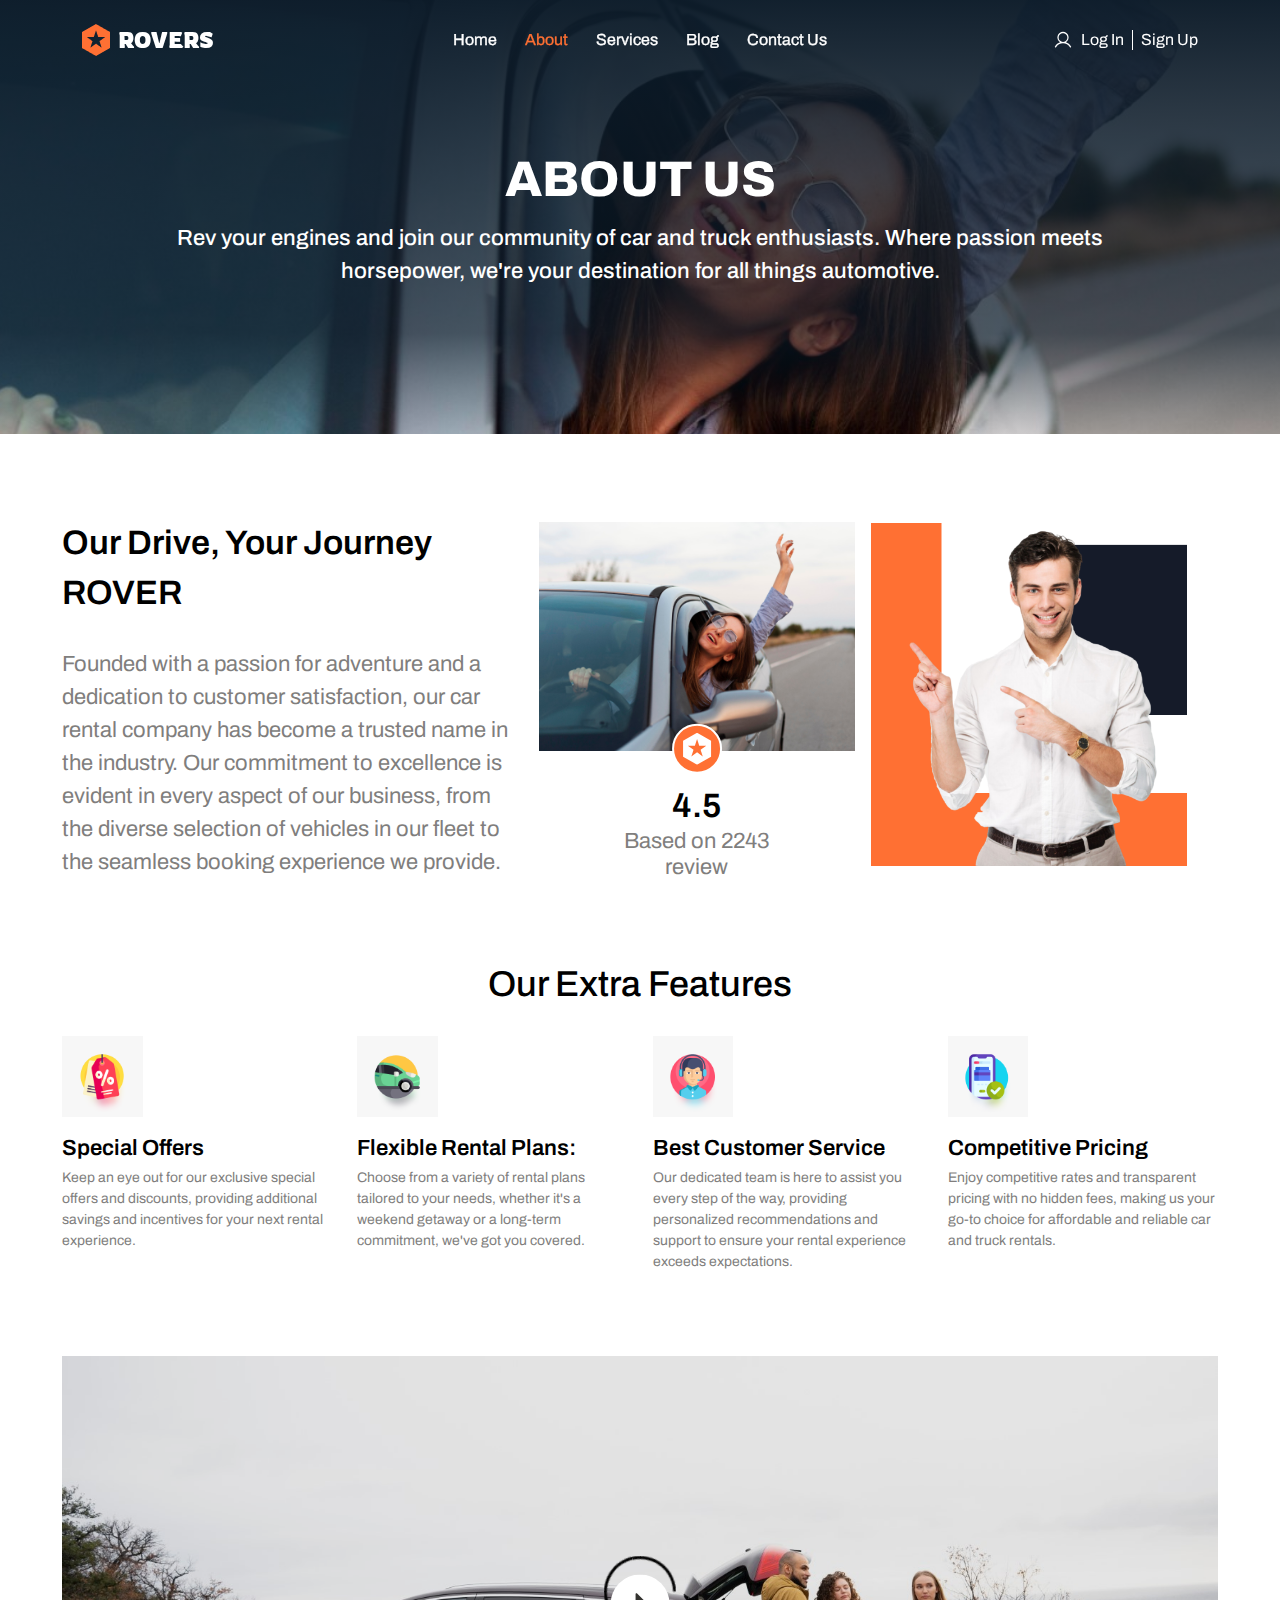
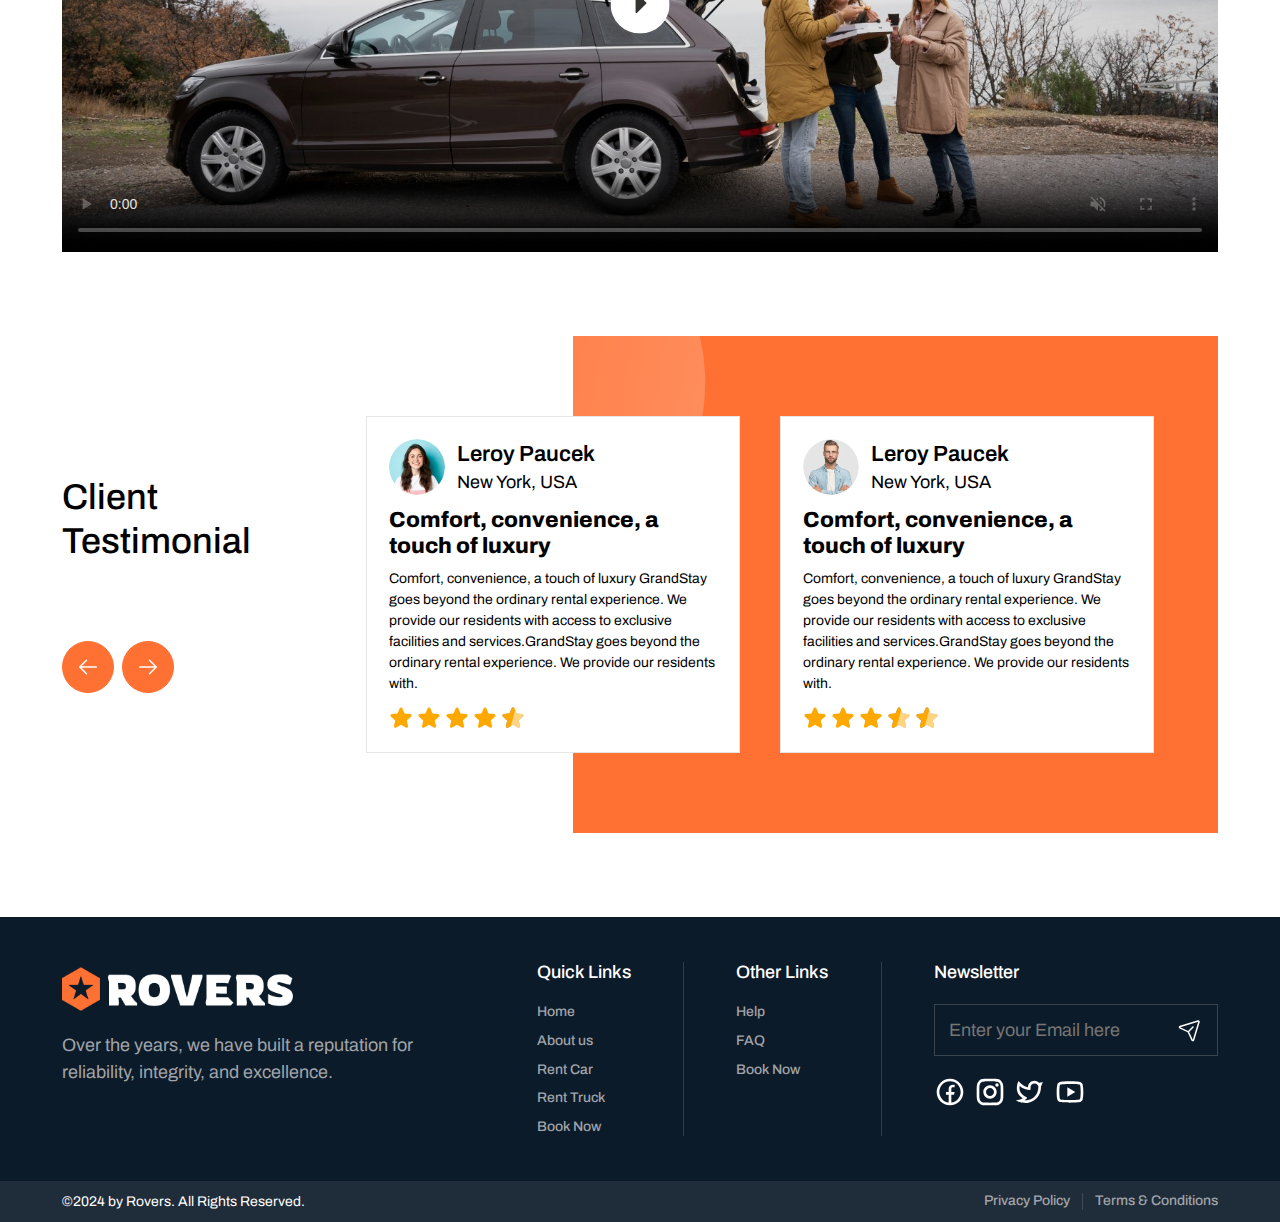
<file: rover/main/about-us.html>
<!DOCTYPE html>
<html lang="en">
  <head>
    <title>About Us || Rovers</title>

    <!-- Favicons Information -->
    <link
      rel="apple-touch-icon"
      sizes="152x152"
      href="./assets/images/favicons/apple-touch-icon.png" />
    <link
      rel="icon"
      type="image/png"
      sizes="32x32"
      href="./assets/images/favicons/favicon-32x32.png" />
    <link
      rel="icon"
      type="image/png"
      sizes="16x16"
      href="./assets/images/favicons/favicon-16x16.png" />
    <link
      rel="mask-icon"
      href="./assets/images/favicons/safari-pinned-tab.svg"
      color="#ff7030" />
    <meta name="msapplication-TileColor" content="#ffffff" />
    <link rel="manifest" href="./site.webmanifest" />
    <meta name="theme-color" content="#ffffff" />

    <!-- Meta Information -->
    <meta charset="utf-8" />
    <meta
      name="viewport"
      content="width=device-width, height=device-height, initial-scale=1.0" />
    <meta property="og:title" content="Rovers" />
    <link
      rel="canonical"
      href="https://staging.whiteorangesoftware.com/theme-rovers/" />
    <meta
      property="og:url"
      content="https://staging.whiteorangesoftware.com/theme-rovers/" />
    <meta
      name="keywords"
      content="car rental, truck rental, affordable, reliable, book now, ui template kit,
      envato templates, rovers html templates, html, css, car and truck rent, rent service, layput responsive." />
    <meta
      name="description"
      content="Affordable and reliable car and truck rental services tailored to meet your transportation needs. Explore our wide range of vehicles, from compact cars to heavy-duty trucks, perfect for short-term or long-term use. Book now for the best deals and exceptional customer service!" />
    <meta
      property="og:description"
      content="Affordable and reliable car and truck rental services tailored to meet your transportation needs. Explore our wide range of vehicles, from compact cars to heavy-duty trucks, perfect for short-term or long-term use. Book now for the best deals and exceptional customer service!" />
    <meta
      property="og:image"
      content="https://staging.whiteorangesoftware.com/themeforest-assets/rover/01_preview.jpg" />
    <meta http-equiv="X-UA-Compatible" content="IE=edge,chrome=1" />
    <meta property="og:site_name" content="Rovers" />
    <meta property="og:type" content="website" />
    <meta name="format-detection" content="White orange software" />
    <meta name="author" content="White orange software" />

    <!-- Progressive web apps SEO -->
    <meta name="mobile-web-app-capable" content="yes" />
    <meta name="apple-mobile-web-app-capable" content="yes" />
    <meta name="apple-mobile-web-app-status-bar-style" content="black" />

    <link rel="stylesheet" href="assets/css/style.css" />
  </head>

  <body>
    <!-- Header Start -->
    <header class="position-fixed w-100" id="header">
      <div class="container h-100">
        <div class="offcanvas-backdrop fade hide z-3"></div>
        <div
          class="d-grid header-container align-items-center justify-content-between position-relative">
          <a
            href="index.html"
            class="logo-wrapper d-flex align-items-center justify-content-start gap-sm text-decoration-none">
            <div>
              <img
                src="./assets/images/logo/logo.png"
                alt="logo"
                class="img-inherit radius-inherit" />
            </div>
            <h5 class="text-white lh-sm fw-bold font-secondary">ROVERS</h5>
          </a>

          <ul
            class="d-flex nav-list-link-wrapper align-items-center justify-content-between">
            <li>
              <a class="nav-list-link nav-link mb-0 d-flex" href="index.html"
                >Home</a
              >
            </li>
            <li>
              <a
                class="nav-list-link nav-link mb-0 d-flex active"
                href="about-us.html"
                >About</a
              >
            </li>
            <li>
              <a class="nav-list-link nav-link mb-0 d-flex" href="services.html"
                >Services</a
              >
            </li>
            <li>
              <a class="nav-list-link nav-link mb-0 d-flex" href="blog.html"
                >Blog</a
              >
            </li>
            <li>
              <a
                class="nav-list-link nav-link mb-0 d-flex"
                href="contact-us.html"
                >Contact Us</a
              >
            </li>
          </ul>

          <div
            class="d-flex align-items-center gap-sm justify-content-end header-right-side">
            <a
              href="login.html"
              class="nav-link d-flex gap-md align-items-center">
              <i data-icon="user" class="d-block line-height-0"></i>
              <span class="d-none d-lg-block">Log In</span></a
            >
            <div class="vr opacity-100 bg-white"></div>
            <a href="sign-up.html" class="nav-link">
              <i data-icon="signup" class="d-block d-lg-none"></i>
              <span class="d-none d-lg-block">Sign Up</span></a
            >
            <button class="btn btn-primary hamburger z-999 d-md-none z-3">
              <svg
                class="w-100 h-100"
                width="100%"
                height="100%"
                viewBox="0 0 100 100">
                <path
                  class="line"
                  d="M 20,29.000046 H 80.000231 C 80.000231,29.000046 94.498839,28.817352 94.532987,66.711331 94.543142,77.980673 90.966081,81.670246 85.259173,81.668997 79.552261,81.667751 75.000211,74.999942 75.000211,74.999942 L 25.000021,25.000058"></path>
                <path class="line" d="M 20,50 H 80"></path>
                <path
                  class="line"
                  d="M 20,70.999954 H 80.000231 C 80.000231,70.999954 94.498839,71.182648 94.532987,33.288669 94.543142,22.019327 90.966081,18.329754 85.259173,18.331003 79.552261,18.332249 75.000211,25.000058 75.000211,25.000058 L 25.000021,74.999942"></path>
              </svg>
            </button>
          </div>
        </div>
      </div>
    </header>

    <!-- Header End -->

    <!-- Main Start -->
    <main>
      <!-- Sub Hero Section Start -->
      <section class="sub-hero-wrapper position-relative">
        <div class="container d-flex flex-column gap-16">
          <div class="sub-hero-title">
            <h2>ABOUT US</h2>
            <p class="lh-base">
              Rev your engines and join our community of car and truck
              enthusiasts. Where passion meets horsepower, we're your
              destination for all things automotive.
            </p>
          </div>
        </div>
      </section>
      <!-- Sub Hero Section End -->

      <!-- Your Journey Section Start -->
      <section class="section-mt">
        <div class="container">
          <div class="d-grid your-journey-wrapper">
            <div class="your-journey-content-wrapper d-flex flex-column">
              <h3 class="fw-semibold lh-base">Our Drive, Your Journey ROVER</h3>
              <p class="h6 clr-text-gray fw-normal lh-base">
                Founded with a passion for adventure and a dedication to
                customer satisfaction, our car rental company has become a
                trusted name in the industry. Our commitment to excellence is
                evident in every aspect of our business, from the diverse
                selection of vehicles in our fleet to the seamless booking
                experience we provide.
              </p>
            </div>
            <div
              class="your-journey-img-wrapper position-relative d-flex gap-xl">
              <div class="position-relative w-100">
                <div class="ratio ratio-4x3 m-auto">
                  <img
                    src="assets/images/cover/over-journey-one.png"
                    alt="over-journey"
                    class="img-fluid object-fit-contain" />
                </div>
                <div
                  class="position-absolute your-journey-img-content-wrapper d-flex flex-column gap-xl">
                  <div
                    class="your-journey-img-content-wrapper-icon rounded-circle">
                    <i data-icon="whiteLogo" class="d-block icon-lg"></i>
                  </div>
                  <div class="d-flex flex-column gap-xs">
                    <h3 class="lh-1 fw-semibold">4.5</h3>
                    <p class="h6 clr-text-gray fw-normal">
                      Based on 2243 review
                    </p>
                  </div>
                </div>
              </div>
              <div class="ratio ratio-16x9 your-journey-right-img-wrapper">
                <img
                  src="assets/images/cover/over-journey.png"
                  alt="over-journey"
                  class="img-fluid object-fit-contain" />
              </div>
            </div>
          </div>
        </div>
      </section>
      <!-- Your Journey Section End -->

      <!-- Our Extra Features Section Start -->
      <section class="section-mt">
        <div class="container">
          <div class="title">
            <h2>Our Extra Features</h2>
          </div>
          <div class="our-extra-features-wrapper d-grid">
            <div
              class="our-extra-features-wrapper-card d-flex flex-column gap-2xl">
              <div class="ratio ratio-1x1 our-extra-features-wrapper-card-img">
                <img
                  src="assets/images/icons/offers.png"
                  alt="offers"
                  class="img-fluid" />
              </div>
              <div class="d-flex flex-column gap-md">
                <h6 class="fw-semibold lh-1">Special Offers</h6>
                <p class="clr-text-gray lh-base">
                  Keep an eye out for our exclusive special offers and
                  discounts, providing additional savings and incentives for
                  your next rental experience.
                </p>
              </div>
            </div>
            <div
              class="our-extra-features-wrapper-card d-flex flex-column gap-2xl">
              <div class="ratio ratio-1x1 our-extra-features-wrapper-card-img">
                <img
                  src="assets/images/icons/car.png"
                  alt="car"
                  class="img-fluid" />
              </div>
              <div class="d-flex flex-column gap-md">
                <h6 class="fw-semibold lh-1">Flexible Rental Plans:</h6>
                <p class="clr-text-gray lh-base">
                  Choose from a variety of rental plans tailored to your needs,
                  whether it's a weekend getaway or a long-term commitment,
                  we've got you covered.
                </p>
              </div>
            </div>
            <div
              class="our-extra-features-wrapper-card d-flex flex-column gap-2xl">
              <div class="ratio ratio-1x1 our-extra-features-wrapper-card-img">
                <img
                  src="assets/images/icons/service.png"
                  alt="service"
                  class="img-fluid" />
              </div>
              <div class="d-flex flex-column gap-md">
                <h6 class="fw-semibold lh-1">Best Customer Service</h6>
                <p class="clr-text-gray lh-base">
                  Our dedicated team is here to assist you every step of the
                  way, providing personalized recommendations and support to
                  ensure your rental experience exceeds expectations.
                </p>
              </div>
            </div>
            <div
              class="our-extra-features-wrapper-card d-flex flex-column gap-2xl">
              <div class="ratio ratio-1x1 our-extra-features-wrapper-card-img">
                <img
                  src="assets/images/icons/pricing.png"
                  alt="pricing"
                  class="img-fluid" />
              </div>
              <div class="d-flex flex-column gap-md">
                <h6 class="fw-semibold lh-1">Competitive Pricing</h6>
                <p class="clr-text-gray lh-base">
                  Enjoy competitive rates and transparent pricing with no hidden
                  fees, making us your go-to choice for affordable and reliable
                  car and truck rentals.
                </p>
              </div>
            </div>
          </div>
        </div>
      </section>
      <!-- Our Extra Features Section End -->

      <!-- Video Section Start -->
      <section class="section-mt">
        <div class="container">
          <div class="ratio ratio-16x9 video-demo-wrapper position-relative">
            <video
              id="videoPlayerTag"
              poster="assets/images/background/video-poster.webp"
              muted
              controls>
              <source
                src="https://youtu.be/DOKVREgWKbE?si=zevovvs2Jqdbf2NZ"
                type="video/mp4" />
            </video>
            <iframe
              width="560"
              height="315"
              id="videoPlayer"
              src="https://www.youtube.com/embed/DOKVREgWKbE?si=zevovvs2Jqdbf2NZ"
              title="YouTube video player"
              frameborder="0"
              allow="accelerometer; autoplay; clipboard-write; encrypted-media; gyroscope; picture-in-picture; web-share"
              referrerpolicy="strict-origin-when-cross-origin"
              allowfullscreen></iframe>
            <div class="map-wrapper-layer"></div>
          </div>
        </div>
      </section>
      <!-- Video Section End -->

      <!-- Testimonal Section Start -->
      <section class="section-mt">
        <div class="container">
          <div
            class="d-flex testimonal-wapper justify-content-between align-items-center gap-xl">
            <div class="d-flex flex-column testimonal-wapper-left">
              <div class="title text-md-start">
                <h2 class="">Client Testimonial</h2>
              </div>
              <div class="d-flex gap-md position-relative">
                <div
                  class="swiper-button testimonal-pagination-button testimonal-prev rounded-circle z-2 d-flex justify-content-center align-items-center">
                  <span
                    data-icon="arrowLeft"
                    class="icon-md d-flex justify-content-center align-items-center"></span>
                </div>
                <div
                  class="swiper-button testimonal-pagination-button testimonal-next rounded-circle z-2 d-flex justify-content-center align-items-center">
                  <span
                    data-icon="arrowRight"
                    class="icon-md d-flex justify-content-center align-items-center"></span>
                </div>
              </div>
            </div>
            <div class="testimonal-slider-wrapper w-100 position-relative">
              <div class="swiper testimonalSwiper">
                <div class="swiper-wrapper">
                  <div
                    class="swiper-slide testimonal-card d-flex flex-column gap-lg">
                    <div
                      class="d-flex gap-lg align-items-center justify-content-start">
                      <div class="ratio ratio-1x1 testimonal-card-img-wrapper">
                        <img
                          src="assets/images/avatars/avatar-one.webp"
                          alt="testimonal-card-img"
                          class="img-fluid" />
                      </div>
                      <div class="d-flex flex-column gap-md">
                        <h6 class="fw-semibold lh-1">Leroy Paucek</h6>
                        <p class="p-lg lh-1">New York, USA</p>
                      </div>
                    </div>
                    <div class="d-flex flex-column gap-sm">
                      <h3 class="h6 fw-bold">
                        Comfort, convenience, a touch of luxury
                      </h3>
                      <p class="lh-base">
                        Comfort, convenience, a touch of luxury GrandStay goes
                        beyond the ordinary rental experience. We provide our
                        residents with access to exclusive facilities and
                        services.GrandStay goes beyond the ordinary rental
                        experience. We provide our residents with.
                      </p>
                    </div>
                    <div class="d-flex gap-xs">
                      <i data-icon="star"></i>
                      <i data-icon="star"></i>
                      <i data-icon="star"></i>
                      <i data-icon="star"></i>
                      <i data-icon="halfstar"></i>
                    </div>
                  </div>
                  <div
                    class="swiper-slide testimonal-card d-flex flex-column gap-lg">
                    <div
                      class="d-flex gap-lg align-items-center justify-content-start">
                      <div class="ratio ratio-1x1 testimonal-card-img-wrapper">
                        <img
                          src="assets/images/avatars/avatar-three.webp"
                          alt="testimonal-card-img"
                          class="img-fluid" />
                      </div>
                      <div class="d-flex flex-column gap-md">
                        <h6 class="fw-semibold lh-1">Leroy Paucek</h6>
                        <p class="p-lg lh-1">New York, USA</p>
                      </div>
                    </div>
                    <div class="d-flex flex-column gap-sm">
                      <h3 class="h6 fw-bold">
                        Comfort, convenience, a touch of luxury
                      </h3>
                      <p class="lh-base">
                        Comfort, convenience, a touch of luxury GrandStay goes
                        beyond the ordinary rental experience. We provide our
                        residents with access to exclusive facilities and
                        services.GrandStay goes beyond the ordinary rental
                        experience. We provide our residents with.
                      </p>
                    </div>
                    <div class="d-flex gap-xs">
                      <i data-icon="star"></i>
                      <i data-icon="star"></i>
                      <i data-icon="star"></i>
                      <i data-icon="halfstar"></i>
                      <i data-icon="halfstar"></i>
                    </div>
                  </div>
                  <div
                    class="swiper-slide testimonal-card d-flex flex-column gap-lg">
                    <div
                      class="d-flex gap-lg align-items-center justify-content-start">
                      <div class="ratio ratio-1x1 testimonal-card-img-wrapper">
                        <img
                          src="assets/images/avatars/avatar-two.webp"
                          alt="testimonal-card-img"
                          class="img-fluid" />
                      </div>
                      <div class="d-flex flex-column gap-md">
                        <h6 class="fw-semibold lh-1">Leroy Paucek</h6>
                        <p class="p-lg lh-1">New York, USA</p>
                      </div>
                    </div>
                    <div class="d-flex flex-column gap-sm">
                      <h3 class="h6 fw-bold">
                        Comfort, convenience, a touch of luxury
                      </h3>
                      <p class="lh-base">
                        Comfort, convenience, a touch of luxury GrandStay goes
                        beyond the ordinary rental experience. We provide our
                        residents with access to exclusive facilities and
                        services.GrandStay goes beyond the ordinary rental
                        experience. We provide our residents with.
                      </p>
                    </div>
                    <div class="d-flex gap-xs">
                      <i data-icon="star"></i>
                      <i data-icon="star"></i>
                      <i data-icon="star"></i>
                      <i data-icon="star"></i>
                      <i data-icon="star"></i>
                    </div>
                  </div>
                  <div></div>
                </div>
              </div>
            </div>
          </div>
        </div>
      </section>
      <!-- Testimonal Section End -->
    </main>
    <!-- Main End -->

    <!-- Footer Start -->
    <footer class="section-mt bg-blue clr-link">
      <div class="container">
        <div class="footer-top-wrapper d-grid">
          <div class="footer-top-wrapper-left d-flex flex-column gap-xl">
            <a href="index.html" class="footer-logo-wrapper">
              <img
                src="./assets/images/logo/full-logo.png"
                alt="footer-logo"
                class="img-fluid" />
            </a>
            <p class="clr-link p-lg lh-base">
              Over the years, we have built a reputation for reliability,
              integrity, and excellence.
            </p>
          </div>
          <div
            class="d-flex align-items-start justify-content-between gap-2xl flex-wrap footer-top-wrapper-right">
            <div class="d-flex flex-column gap-2xl">
              <h2 class="p-lg text-white">Quick Links</h2>
              <div class="d-flex flex-column gap-lg">
                <a href="index.html" class="link p">Home</a>
                <a href="about-us.html" class="link p">About us</a>
                <a href="javascript:void(0);" class="link p">Rent Car</a>
                <a href="javascript:void(0);" class="link p">Rent Truck</a>
                <a href="available-car.html" class="link p">Book Now</a>
              </div>
            </div>
            <div class="vr"></div>
            <div class="d-flex flex-column gap-2xl">
              <h2 class="p-lg text-white">Other Links</h2>
              <div class="d-flex flex-column gap-lg">
                <a href="javascript:void(0);" class="link p">Help</a>
                <a href="javascript:void(0);" class="link p">FAQ</a>
                <a href="available-car.html" class="link p">Book Now</a>
              </div>
            </div>
            <div class="vr"></div>
            <div class="d-flex flex-column gap-2xl">
              <h2 class="p-lg text-white">Newsletter</h2>
              <div class="d-flex flex-column gap-2xl">
                <div class="contact-input-card footer-email position-relative">
                  <input
                    type="email"
                    id="footerEmail"
                    placeholder="Enter your Email here"
                    class="contact-input" />
                  <a
                    class="send-icon translate-middle-y top-50 position-absolute"
                    data-icon="send"></a>
                </div>
                <div class="social-icons-wapper">
                  <a
                    href="https://www.facebook.com/"
                    target="_blank"
                    class="social-icons">
                    <i data-icon="facebook"></i>
                  </a>
                  <a
                    href="https://www.instagram.com"
                    target="_blank"
                    class="social-icons">
                    <i data-icon="instagram"></i>
                  </a>
                  <a
                    href="https://www.x.com"
                    target="_blank"
                    class="social-icons">
                    <i data-icon="x"></i>
                  </a>
                  <a
                    href="https://www.youtube.com/"
                    target="_blank"
                    class="social-icons">
                    <i data-icon="youttube"></i>
                  </a>
                </div>
              </div>
            </div>
          </div>
        </div>
      </div>
      <div class="sub-footer">
        <div class="container">
          <div
            class="d-flex align-items-center justify-content-between gap-4 sub-footer-content">
            <p class="text-white">©2024 by Rovers. All Rights Reserved.</p>
            <div
              class="d-flex gap-lg align-items-center justify-content-center flex-wrap">
              <a href="javascipt:void(0);" class="link p">Privacy Policy</a>
              <div class="vr"></div>
              <a href="javascipt:void(0);" class="link p">Terms & Conditions</a>
            </div>
          </div>
        </div>
      </div>
    </footer>
    <!-- Footer End -->

    <!-- Script Start -->
    <script src="assets/js/bootstrap.min.js"></script>
    <script src="assets/js/swiper-bundle.min.js"></script>
    <script src="assets/js/svg.js"></script>
    <script src="assets/js/custom.js"></script>
    <!-- Script End -->
  </body>
</html>
</file>
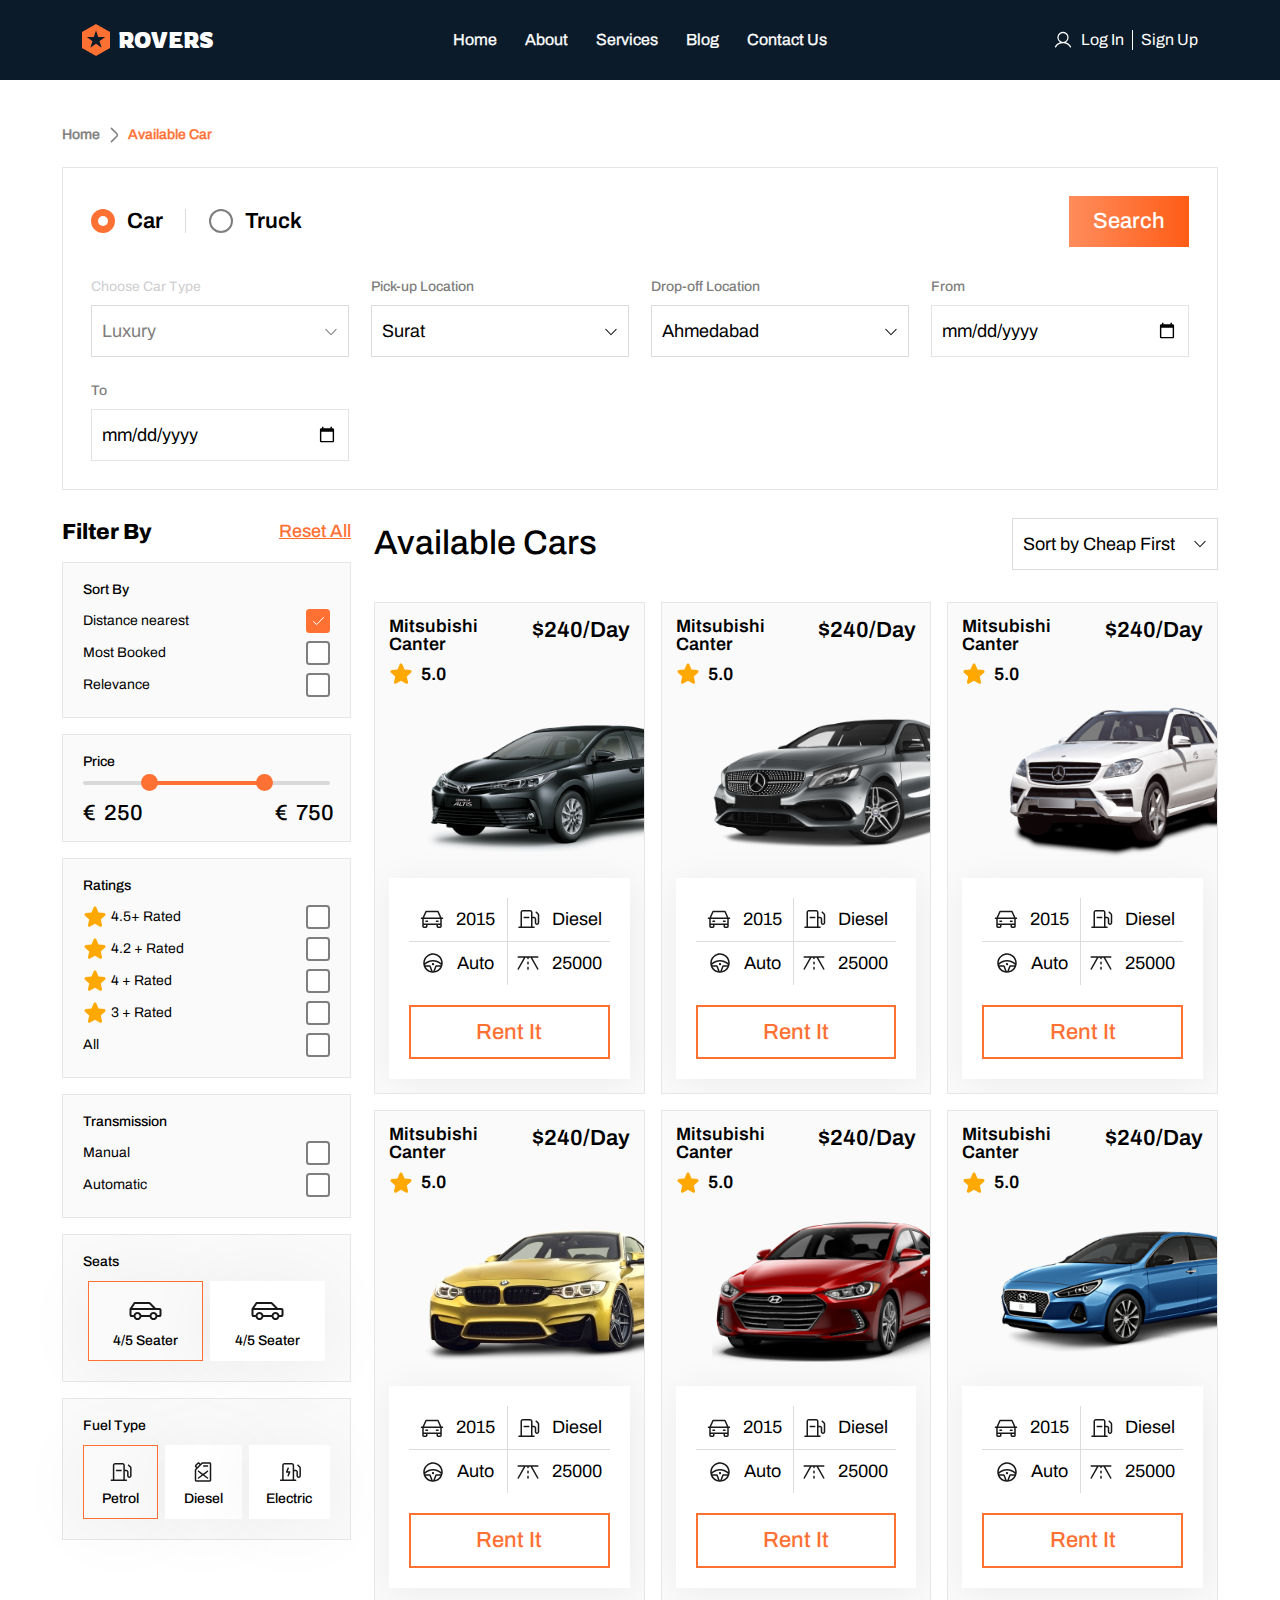
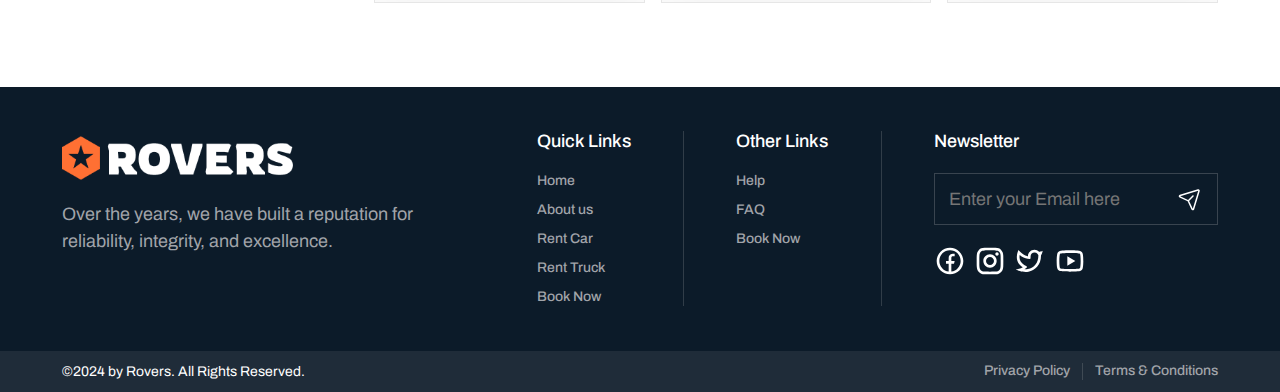
<file: rover/main/available-car.html>
<!DOCTYPE html>
<html lang="en">
<head>
  <title>Available Car || Rovers</title>

  <!-- Favicons Information -->
  <link rel="apple-touch-icon" sizes="152x152" href="./assets/images/favicons/apple-touch-icon.png" />
  <link rel="icon" type="image/png" sizes="32x32" href="./assets/images/favicons/favicon-32x32.png" />
  <link rel="icon" type="image/png" sizes="16x16" href="./assets/images/favicons/favicon-16x16.png" />
  <link rel="mask-icon" href="./assets/images/favicons/safari-pinned-tab.svg" color="#ff7030" />
  <meta name="msapplication-TileColor" content="#ffffff" />
  <link rel="manifest" href="./site.webmanifest" />
  <meta name="theme-color" content="#ffffff" />

  <!-- Meta Information -->
  <meta charset="utf-8" />
  <meta name="viewport" content="width=device-width, height=device-height, initial-scale=1.0" />
  <meta property="og:title" content="Rovers" />
  <link rel="canonical" href="https://staging.whiteorangesoftware.com/theme-rovers/" />
  <meta property="og:url" content="https://staging.whiteorangesoftware.com/theme-rovers/" />
  <meta name="keywords" content="car rental, truck rental, affordable, reliable, book now, ui template kit,
      envato templates, rovers html templates, html, css, car and truck rent, rent service, layput responsive." />
  <meta name="description"
    content="Affordable and reliable car and truck rental services tailored to meet your transportation needs. Explore our wide range of vehicles, from compact cars to heavy-duty trucks, perfect for short-term or long-term use. Book now for the best deals and exceptional customer service!" />
  <meta property="og:description"
    content="Affordable and reliable car and truck rental services tailored to meet your transportation needs. Explore our wide range of vehicles, from compact cars to heavy-duty trucks, perfect for short-term or long-term use. Book now for the best deals and exceptional customer service!" />
  <meta property="og:image" content="https://staging.whiteorangesoftware.com/themeforest-assets/rover/01_preview.jpg" />
  <meta http-equiv="X-UA-Compatible" content="IE=edge,chrome=1" />
  <meta property="og:site_name" content="Rovers" />
  <meta property="og:type" content="website" />
  <meta name="format-detection" content="White orange software" />
  <meta name="author" content="White orange software" />

  <!-- Progressive web apps SEO -->
  <meta name="mobile-web-app-capable" content="yes" />
  <meta name="apple-mobile-web-app-capable" content="yes" />
  <meta name="apple-mobile-web-app-status-bar-style" content="black" />

  <link rel="stylesheet" href="assets/css/style.css" />
</head>

<body>
  <!-- Header Start -->
  <header class="position-fixed w-100 bg-blue" id="header">
    <div class="container h-100">
      <div class="offcanvas-backdrop fade hide z-3"></div>
      <div class="d-grid header-container align-items-center justify-content-between position-relative">
        <a href="index.html"
          class="logo-wrapper d-flex align-items-center justify-content-start gap-sm text-decoration-none">
          <div>
            <img src="./assets/images/logo/logo.png" alt="logo" class="img-inherit radius-inherit" />
          </div>
          <h5 class="text-white lh-sm fw-bold font-secondary">ROVERS</h5>
        </a>

        <ul class="d-flex nav-list-link-wrapper align-items-center justify-content-between">
          <li>
            <a class="nav-list-link nav-link mb-0 d-flex" href="index.html">Home</a>
          </li>
          <li>
            <a class="nav-list-link nav-link mb-0 d-flex" href="about-us.html">About</a>
          </li>
          <li>
            <a class="nav-list-link nav-link mb-0 d-flex" href="services.html">Services</a>
          </li>
          <li>
            <a class="nav-list-link nav-link mb-0 d-flex" href="blog.html">Blog</a>
          </li>
          <li>
            <a class="nav-list-link nav-link mb-0 d-flex" href="contact-us.html">Contact Us</a>
          </li>
        </ul>

        <div class="d-flex align-items-center gap-sm justify-content-end header-right-side">
          <a href="login.html" class="nav-link d-flex gap-md align-items-center">
            <i data-icon="user" class="d-block line-height-0"></i>
            <span class="d-none d-lg-block">Log In</span></a>
          <div class="vr opacity-100 bg-white"></div>
          <a href="sign-up.html" class="nav-link">
            <i data-icon="signup" class="d-block d-lg-none"></i>
            <span class="d-none d-lg-block">Sign Up</span></a>
          <button class="btn btn-primary hamburger z-999 d-md-none z-3">
            <svg class="w-100 h-100" width="100%" height="100%" viewBox="0 0 100 100">
              <path class="line"
                d="M 20,29.000046 H 80.000231 C 80.000231,29.000046 94.498839,28.817352 94.532987,66.711331 94.543142,77.980673 90.966081,81.670246 85.259173,81.668997 79.552261,81.667751 75.000211,74.999942 75.000211,74.999942 L 25.000021,25.000058">
              </path>
              <path class="line" d="M 20,50 H 80"></path>
              <path class="line"
                d="M 20,70.999954 H 80.000231 C 80.000231,70.999954 94.498839,71.182648 94.532987,33.288669 94.543142,22.019327 90.966081,18.329754 85.259173,18.331003 79.552261,18.332249 75.000211,25.000058 75.000211,25.000058 L 25.000021,74.999942">
              </path>
            </svg>
          </button>
        </div>
      </div>
    </div>
  </header>
  <!-- Header End -->

  <!-- Main Start -->
  <main>
    <!--  -->
    <section class="car-details-section">
      <div class="container">
        <div class="car-details-breadcrumb">
          <nav aria-label="breadcrumb">
            <ol class="breadcrumb">
              <li class="breadcrumb-item">
                <a href="index.html">Home</a>
              </li>
              <li class="breadcrumb-item active" aria-current="page">
                Available Car
              </li>
            </ol>
          </nav>
        </div>
      </div>
    </section>
    <!--  -->
    <!-- Search Section Start -->
    <section>
      <div class="container">
        <div class="bg-white position-relative mx-auto mt-0 available-cars-search">
          <div class="search-top-card d-flex flex-column flex-sm-row justify-content-between align-items-center gap-5">
            <div class="search-radio-input-card d-flex align-items-center">
              <div class="form-check">
                <input class="form-check-input" type="radio" name="car" id="car" checked />
                <label class="form-check-label h6 fw-semibold" for="car">
                  Car
                </label>
              </div>
              <div class="form-check">
                <input class="form-check-input" type="radio" name="car" id="truck" />
                <label class="form-check-label h6 fw-semibold" for="truck">
                  Truck
                </label>
              </div>
            </div>
            <button class="btn btn-primary">Search</button>
          </div>
          <div class="search-input-wrapper d-grid">
            <div>
              <label for="chooseTypeOne" class="contact-input-label clr-text-gray fw-medium d-block disabled">Choose Car
                Type</label>
              <select class="form-select" id="chooseTypeOne" aria-label="Default select example" disabled>
                <option value="1">Simple</option>
                <option value="2">Moderate</option>
                <option value="3">Premium</option>
                <option selected>Luxury</option>
              </select>
            </div>
            <div>
              <label for="pickUpLocationOne" class="contact-input-label clr-text-gray fw-medium d-block">Pick-up
                Location</label>
              <select class="form-select" id="pickUpLocationOne" aria-label="Default select example">
                <option selected>Surat</option>
                <option value="1">Mumbai</option>
                <option value="2">Delhi</option>
                <option value="3">Ahmedabad</option>
              </select>
            </div>
            <div>
              <label for="dropOffLocationOne" class="contact-input-label clr-text-gray fw-medium d-block">Drop-off
                Location</label>
              <select class="form-select" id="dropOffLocationOne" aria-label="Default select example">
                <option value="1">Surat</option>
                <option value="2">Mumbai</option>
                <option value="3">Delhi</option>
                <option selected>Ahmedabad</option>
              </select>
            </div>
            <div>
              <label for="fromDateOne" class="contact-input-label clr-text-gray fw-medium d-block">From</label>
              <input type="date" id="fromDateOne" class="contact-input date-Input" />
            </div>
            <div>
              <label for="toDateOne" class="contact-input-label clr-text-gray fw-medium d-block">To</label>
              <input type="date" id="toDateOne" class="contact-input date-Input" />
            </div>
          </div>
        </div>
      </div>
    </section>
    <!-- Search Section Start -->

    <!-- Available Cars Section Start -->
    <section class="available-cars">
      <div class="container">
        <div class="d-grid available-cars-wrapper">
          <div class="d-flex flex-column gap-xl available-cars-wrapper-filter" id="availableCarsFilter">
            <div class="filter-drawer-btn d-flex align-items-center justify-content-center text-white d-xl-none ms-auto"
              onclick="filterHide()">
              <span data-icon="closeIcon"></span>
            </div>
            <div class="d-flex align-items-center justify-content-between">
              <h5 class="fw-bold lh-sm">Filter By</h5>
              <a href="javascript:void(0);">Reset All</a>
            </div>
            <div class="available-cars-filter-card d-flex flex-column gap-lg">
              <p class="fw-medium lh-1">Sort By</p>
              <div class="d-flex flex-column gap-md">
                <div class="form-check justify-content-between">
                  <label for="distanceNearest">Distance nearest</label>
                  <input id="distanceNearest" class="form-check-input" type="checkbox" checked />
                </div>
                <div class="form-check justify-content-between">
                  <label for="mostBooked">Most Booked</label>
                  <input id="mostBooked" class="form-check-input" type="checkbox" />
                </div>
                <div class="form-check justify-content-between">
                  <label for="relevance">Relevance</label>
                  <input id="relevance" class="form-check-input" type="checkbox" />
                </div>
              </div>
            </div>
            <div class="available-cars-filter-card d-flex flex-column gap-lg">
              <p class="fw-medium lh-1">Price</p>
              <div class="d-flex flex-column gap-md">
                <div class="range-slider-wrapper">
                  <div class="range-slider position-relative">
                    <div class="range-slider-progress-bar position-absolute h-100"></div>
                  </div>
                  <div class="range-silder-input position-relative">
                    <input type="range" class="range-min position-absolute w-100 cursor-pointer" min="0" max="1000"
                      value="250" step="10" />
                    <input type="range" class="range-max position-absolute w-100 cursor-pointer" min="0" max="1000"
                      value="750" step="10" />
                  </div>
                  <div class="range-slider-price-input d-flex w-100 justify-content-between">
                    <div class="range-slider-field d-flex gap-sm">
                      <span class="h6">€</span>
                      <input type="number" class="input-min h6" value="250" />
                    </div>
                    <div class="range-slider-field d-flex gap-sm text-end">
                      <span class="h6">€</span>
                      <input type="number" class="input-max h6" value="750" />
                    </div>
                  </div>
                </div>
              </div>
            </div>
            <div class="available-cars-filter-card d-flex flex-column gap-lg">
              <p class="fw-medium lh-1">Ratings</p>
              <div class="d-flex flex-column gap-md">
                <div class="form-check justify-content-between">
                  <label for="topRating" class="d-flex align-items-center justify-content-center gap-xs"><i
                      data-icon="star"></i> 4.5+ Rated</label>
                  <input id="topRating" class="form-check-input" type="checkbox" />
                </div>
                <div class="form-check justify-content-between">
                  <label for="topSecondRating" class="d-flex align-items-center justify-content-center gap-xs"><i
                      data-icon="star"></i> 4.2 + Rated</label>
                  <input id="topSecondRating" class="form-check-input" type="checkbox" />
                </div>
                <div class="form-check justify-content-between">
                  <label for="secondRating" class="d-flex align-items-center justify-content-center gap-xs"><i
                      data-icon="star"></i> 4 + Rated</label>
                  <input id="secondRating" class="form-check-input" type="checkbox" />
                </div>
                <div class="form-check justify-content-between">
                  <label for="thirdRating" class="d-flex align-items-center justify-content-center gap-xs"><i
                      data-icon="star"></i> 3 + Rated</label>
                  <input id="thirdRating" class="form-check-input" type="checkbox" />
                </div>
                <div class="form-check justify-content-between">
                  <label for="all">All</label>
                  <input id="all" class="form-check-input" type="checkbox" />
                </div>
              </div>
            </div>
            <div class="available-cars-filter-card d-flex flex-column gap-lg">
              <p class="fw-medium lh-1">Transmission</p>
              <div class="d-flex flex-column gap-md">
                <div class="form-check justify-content-between">
                  <label for="manual">Manual</label>
                  <input id="manual" class="form-check-input" type="checkbox" />
                </div>
                <div class="form-check justify-content-between">
                  <label for="automatic">Automatic</label>
                  <input id="automatic" class="form-check-input" type="checkbox" />
                </div>
              </div>
            </div>
            <div class="available-cars-filter-card d-flex flex-column gap-lg">
              <p class="fw-medium lh-1">Seats</p>
              <div class="d-flex align-items-center justify-content-center gap-3">
                <input type="radio" class="btn-check" name="options-base" id="option5" checked />
                <label class="btn btn-checkbox gap-sm flex-column" for="option5">
                  <i data-icon="suv"></i>
                  <span class="lh-1 p">4/5 Seater</span>
                </label>

                <input type="radio" class="btn-check" name="options-base" id="suv" />
                <label class="btn btn-checkbox gap-sm flex-column" for="suv">
                  <i data-icon="suv"></i>
                  <span class="lh-1 p">4/5 Seater</span>
                </label>
              </div>
            </div>
            <div class="available-cars-filter-card d-flex flex-column gap-lg">
              <p class="fw-medium lh-1">Fuel Type</p>
              <div class="d-flex align-items-center justify-content-center gap-3">
                <input type="radio" class="btn-check" name="options-fuel-type" id="petrol" checked />
                <label class="btn btn-checkbox gap-sm flex-column" for="petrol">
                  <i data-icon="petrol"></i>
                  <span class="lh-1 p">Petrol</span>
                </label>

                <input type="radio" class="btn-check" name="options-fuel-type" id="diesel" autocomplete="off" />
                <label class="btn btn-checkbox gap-sm flex-column" for="diesel">
                  <i data-icon="diesel"></i>
                  <p class="lh-1">Diesel</p>
                </label>
                <input type="radio" class="btn-check" name="options-fuel-type" id="electric" autocomplete="off" />
                <label class="btn btn-checkbox gap-sm flex-column" for="electric">
                  <i data-icon="electric"></i>
                  <p class="lh-1">Electric</p>
                </label>
              </div>
            </div>
          </div>
          <div class="d-flex flex-column available-cars-right-wrapper">
            <div
              class="d-flex available-cars-right-title align-items-center justify-content-between flex-column flex-sm-row py-4 py-lg-0">
              <div class="d-flex align-items-center w-100 gap-4">
                <!-- filter option icon start -->
                <div class="filter-drawer-btn d-flex align-items-center justify-content-center text-white d-xl-none"
                  onclick="filterShow()">
                  <span data-icon="filterIcon"></span>
                </div>
                <h3 class="mb-0">Available Cars</h3>
              </div>
              <select class="form-select available-cars-right-wrapper-select" id="sorting"
                aria-label="Sort by Cheap First">
                <option selected="">Sort by Cheap First</option>
                <option value="1">Sort by Cheap First</option>
                <option value="2">Sort by Cheap First</option>
                <option value="3">Sort by Cheap First</option>
              </select>
            </div>
            <div class="main-cards-wrapper">
              <div class="card-wrapper">
                <div class="card-top-wrapper">
                  <div class="d-flex flex-column gap-sm">
                    <p class="fw-semibold p-lg lh-1">Mitsubishi Canter</p>
                    <div class="d-flex align-items-center gap-sm">
                      <i data-icon="star"></i>
                      <span class="p-lg fw-semibold">5.0</span>
                    </div>
                  </div>
                  <h6 class="fw-semibold">$240/Day</h6>
                </div>
                <div class="ratio ratio-16x9 card-img-wrapper">
                  <img src="assets/images/cars/cars-four.png" alt="car-four" class="img-fluid object-fit-contain" />
                </div>
                <div class="card-bootom-wrapper">
                  <div class="card-bootom-details-wrapper">
                    <div class="d-flex align-items-center justify-content-center gap-lg card-bootom-details-box">
                      <i data-icon="car"></i>
                      <p class="p-lg">2015</p>
                    </div>
                    <div class="d-flex align-items-center justify-content-center gap-lg card-bootom-details-box">
                      <i data-icon="fuel"></i>
                      <p class="p-lg">Diesel</p>
                    </div>
                    <div class="d-flex align-items-center justify-content-center gap-lg card-bootom-details-box">
                      <i data-icon="trantionType"></i>
                      <p class="p-lg">Auto</p>
                    </div>
                    <div class="d-flex align-items-center justify-content-center gap-lg card-bootom-details-box">
                      <i data-icon="runningKm"></i>
                      <p class="p-lg">25000</p>
                    </div>
                  </div>
                  <a href="car-details.html" class="btn btn-outline-primary w-100">
                    Rent It
                  </a>
                </div>
              </div>
              <div class="card-wrapper">
                <div class="card-top-wrapper">
                  <div class="d-flex flex-column gap-sm">
                    <p class="fw-semibold p-lg lh-1">Mitsubishi Canter</p>
                    <div class="d-flex align-items-center gap-sm">
                      <i data-icon="star"></i>
                      <span class="p-lg fw-semibold">5.0</span>
                    </div>
                  </div>
                  <h6 class="fw-semibold">$240/Day</h6>
                </div>
                <div class="ratio ratio-16x9 card-img-wrapper">
                  <img src="assets/images/cars/cars-six.png" alt="car-six" class="img-fluid object-fit-contain" />
                </div>
                <div class="card-bootom-wrapper">
                  <div class="card-bootom-details-wrapper">
                    <div class="d-flex align-items-center justify-content-center gap-lg card-bootom-details-box">
                      <i data-icon="car"></i>
                      <p class="p-lg">2015</p>
                    </div>
                    <div class="d-flex align-items-center justify-content-center gap-lg card-bootom-details-box">
                      <i data-icon="fuel"></i>
                      <p class="p-lg">Diesel</p>
                    </div>
                    <div class="d-flex align-items-center justify-content-center gap-lg card-bootom-details-box">
                      <i data-icon="trantionType"></i>
                      <p class="p-lg">Auto</p>
                    </div>
                    <div class="d-flex align-items-center justify-content-center gap-lg card-bootom-details-box">
                      <i data-icon="runningKm"></i>
                      <p class="p-lg">25000</p>
                    </div>
                  </div>
                  <a href="car-details.html" class="btn btn-outline-primary w-100">
                    Rent It
                  </a>
                </div>
              </div>
              <div class="card-wrapper">
                <div class="card-top-wrapper">
                  <div class="d-flex flex-column gap-sm">
                    <p class="fw-semibold p-lg lh-1">Mitsubishi Canter</p>
                    <div class="d-flex align-items-center gap-sm">
                      <i data-icon="star"></i>
                      <span class="p-lg fw-semibold">5.0</span>
                    </div>
                  </div>
                  <h6 class="fw-semibold">$240/Day</h6>
                </div>
                <div class="ratio ratio-16x9 card-img-wrapper">
                  <img src="assets/images/cars/cars-one.png" alt="car-one" class="img-fluid object-fit-contain" />
                </div>
                <div class="card-bootom-wrapper">
                  <div class="card-bootom-details-wrapper">
                    <div class="d-flex align-items-center justify-content-center gap-lg card-bootom-details-box">
                      <i data-icon="car"></i>
                      <p class="p-lg">2015</p>
                    </div>
                    <div class="d-flex align-items-center justify-content-center gap-lg card-bootom-details-box">
                      <i data-icon="fuel"></i>
                      <p class="p-lg">Diesel</p>
                    </div>
                    <div class="d-flex align-items-center justify-content-center gap-lg card-bootom-details-box">
                      <i data-icon="trantionType"></i>
                      <p class="p-lg">Auto</p>
                    </div>
                    <div class="d-flex align-items-center justify-content-center gap-lg card-bootom-details-box">
                      <i data-icon="runningKm"></i>
                      <p class="p-lg">25000</p>
                    </div>
                  </div>
                  <a href="car-details.html" class="btn btn-outline-primary w-100">
                    Rent It
                  </a>
                </div>
              </div>
              <div class="card-wrapper">
                <div class="card-top-wrapper">
                  <div class="d-flex flex-column gap-sm">
                    <p class="fw-semibold p-lg lh-1">Mitsubishi Canter</p>
                    <div class="d-flex align-items-center gap-sm">
                      <i data-icon="star"></i>
                      <span class="p-lg fw-semibold">5.0</span>
                    </div>
                  </div>
                  <h6 class="fw-semibold">$240/Day</h6>
                </div>
                <div class="ratio ratio-16x9 card-img-wrapper">
                  <img src="assets/images/cars/cars-three.png" alt="car-three" class="img-fluid object-fit-contain" />
                </div>
                <div class="card-bootom-wrapper">
                  <div class="card-bootom-details-wrapper">
                    <div class="d-flex align-items-center justify-content-center gap-lg card-bootom-details-box">
                      <i data-icon="car"></i>
                      <p class="p-lg">2015</p>
                    </div>
                    <div class="d-flex align-items-center justify-content-center gap-lg card-bootom-details-box">
                      <i data-icon="fuel"></i>
                      <p class="p-lg">Diesel</p>
                    </div>
                    <div class="d-flex align-items-center justify-content-center gap-lg card-bootom-details-box">
                      <i data-icon="trantionType"></i>
                      <p class="p-lg">Auto</p>
                    </div>
                    <div class="d-flex align-items-center justify-content-center gap-lg card-bootom-details-box">
                      <i data-icon="runningKm"></i>
                      <p class="p-lg">25000</p>
                    </div>
                  </div>
                  <a href="car-details.html" class="btn btn-outline-primary w-100">
                    Rent It
                  </a>
                </div>
              </div>
              <div class="card-wrapper">
                <div class="card-top-wrapper">
                  <div class="d-flex flex-column gap-sm">
                    <p class="fw-semibold p-lg lh-1">Mitsubishi Canter</p>
                    <div class="d-flex align-items-center gap-sm">
                      <i data-icon="star"></i>
                      <span class="p-lg fw-semibold">5.0</span>
                    </div>
                  </div>
                  <h6 class="fw-semibold">$240/Day</h6>
                </div>
                <div class="ratio ratio-16x9 card-img-wrapper">
                  <img src="assets/images/cars/cars-two.png" alt="car-two" class="img-fluid object-fit-contain" />
                </div>
                <div class="card-bootom-wrapper">
                  <div class="card-bootom-details-wrapper">
                    <div class="d-flex align-items-center justify-content-center gap-lg card-bootom-details-box">
                      <i data-icon="car"></i>
                      <p class="p-lg">2015</p>
                    </div>
                    <div class="d-flex align-items-center justify-content-center gap-lg card-bootom-details-box">
                      <i data-icon="fuel"></i>
                      <p class="p-lg">Diesel</p>
                    </div>
                    <div class="d-flex align-items-center justify-content-center gap-lg card-bootom-details-box">
                      <i data-icon="trantionType"></i>
                      <p class="p-lg">Auto</p>
                    </div>
                    <div class="d-flex align-items-center justify-content-center gap-lg card-bootom-details-box">
                      <i data-icon="runningKm"></i>
                      <p class="p-lg">25000</p>
                    </div>
                  </div>
                  <a href="car-details.html" class="btn btn-outline-primary w-100">
                    Rent It
                  </a>
                </div>
              </div>
              <div class="card-wrapper">
                <div class="card-top-wrapper">
                  <div class="d-flex flex-column gap-sm">
                    <p class="fw-semibold p-lg lh-1">Mitsubishi Canter</p>
                    <div class="d-flex align-items-center gap-sm">
                      <i data-icon="star"></i>
                      <span class="p-lg fw-semibold">5.0</span>
                    </div>
                  </div>
                  <h6 class="fw-semibold">$240/Day</h6>
                </div>
                <div class="ratio ratio-16x9 card-img-wrapper">
                  <img src="assets/images/cars/cars-five.png" alt="car-five" class="img-fluid object-fit-contain" />
                </div>
                <div class="card-bootom-wrapper">
                  <div class="card-bootom-details-wrapper">
                    <div class="d-flex align-items-center justify-content-center gap-lg card-bootom-details-box">
                      <i data-icon="car"></i>
                      <p class="p-lg">2015</p>
                    </div>
                    <div class="d-flex align-items-center justify-content-center gap-lg card-bootom-details-box">
                      <i data-icon="fuel"></i>
                      <p class="p-lg">Diesel</p>
                    </div>
                    <div class="d-flex align-items-center justify-content-center gap-lg card-bootom-details-box">
                      <i data-icon="trantionType"></i>
                      <p class="p-lg">Auto</p>
                    </div>
                    <div class="d-flex align-items-center justify-content-center gap-lg card-bootom-details-box">
                      <i data-icon="runningKm"></i>
                      <p class="p-lg">25000</p>
                    </div>
                  </div>
                  <a href="car-details.html" class="btn btn-outline-primary w-100">
                    Rent It
                  </a>
                </div>
              </div>
            </div>
          </div>
        </div>
      </div>
    </section>
    <!-- Available Cars Section Start -->
  </main>
  <!-- Main End -->

  <!-- Footer Start -->
  <footer class="section-mt bg-blue clr-link">
    <div class="container">
      <div class="footer-top-wrapper d-grid">
        <div class="footer-top-wrapper-left d-flex flex-column gap-xl">
          <a href="index.html" class="footer-logo-wrapper">
            <img src="./assets/images/logo/full-logo.png" alt="footer-logo" class="img-fluid" />
          </a>
          <p class="clr-link p-lg lh-base">
            Over the years, we have built a reputation for reliability,
            integrity, and excellence.
          </p>
        </div>
        <div class="d-flex align-items-start justify-content-between gap-2xl flex-wrap footer-top-wrapper-right">
          <div class="d-flex flex-column gap-2xl">
            <h2 class="p-lg text-white">Quick Links</h2>
            <div class="d-flex flex-column gap-lg">
              <a href="index.html" class="link p">Home</a>
              <a href="about-us.html" class="link p">About us</a>
              <a href="javascript:void(0);" class="link p">Rent Car</a>
              <a href="javascript:void(0);" class="link p">Rent Truck</a>
              <a href="available-car.html" class="link p">Book Now</a>
            </div>
          </div>
          <div class="vr"></div>
          <div class="d-flex flex-column gap-2xl">
            <h2 class="p-lg text-white">Other Links</h2>
            <div class="d-flex flex-column gap-lg">
              <a href="javascript:void(0);" class="link p">Help</a>
              <a href="javascript:void(0);" class="link p">FAQ</a>
              <a href="available-car.html" class="link p">Book Now</a>
            </div>
          </div>
          <div class="vr"></div>
          <div class="d-flex flex-column gap-2xl">
            <h2 class="p-lg text-white">Newsletter</h2>
            <div class="d-flex flex-column gap-2xl">
              <div class="contact-input-card footer-email position-relative">
                <input type="email" id="footerEmail" placeholder="Enter your Email here" class="contact-input" />
                <a class="send-icon translate-middle-y top-50 position-absolute" data-icon="send"></a>
              </div>
              <div class="social-icons-wapper">
                <a href="https://www.facebook.com/" target="_blank" class="social-icons">
                  <i data-icon="facebook"></i>
                </a>
                <a href="https://www.instagram.com" target="_blank" class="social-icons">
                  <i data-icon="instagram"></i>
                </a>
                <a href="https://www.x.com" target="_blank" class="social-icons">
                  <i data-icon="x"></i>
                </a>
                <a href="https://www.youtube.com/" target="_blank" class="social-icons">
                  <i data-icon="youttube"></i>
                </a>
              </div>
            </div>
          </div>
        </div>
      </div>
    </div>
    <div class="sub-footer">
      <div class="container">
        <div class="d-flex align-items-center justify-content-between gap-4 sub-footer-content">
          <p class="text-white">©2024 by Rovers. All Rights Reserved.</p>
          <div class="d-flex gap-lg align-items-center justify-content-center flex-wrap">
            <a href="javascipt:void(0);" class="link p">Privacy Policy</a>
            <div class="vr"></div>
            <a href="javascipt:void(0);" class="link p">Terms & Conditions</a>
          </div>
        </div>
      </div>
    </div>
  </footer>
  <!-- Footer End -->

  <!-- Script Start -->
  <script src="assets/js/bootstrap.min.js"></script>
  <script src="assets/js/svg.js"></script>
  <script src="assets/js/custom.js"></script>
  <!-- Script End -->
</body>
</html>
</file>
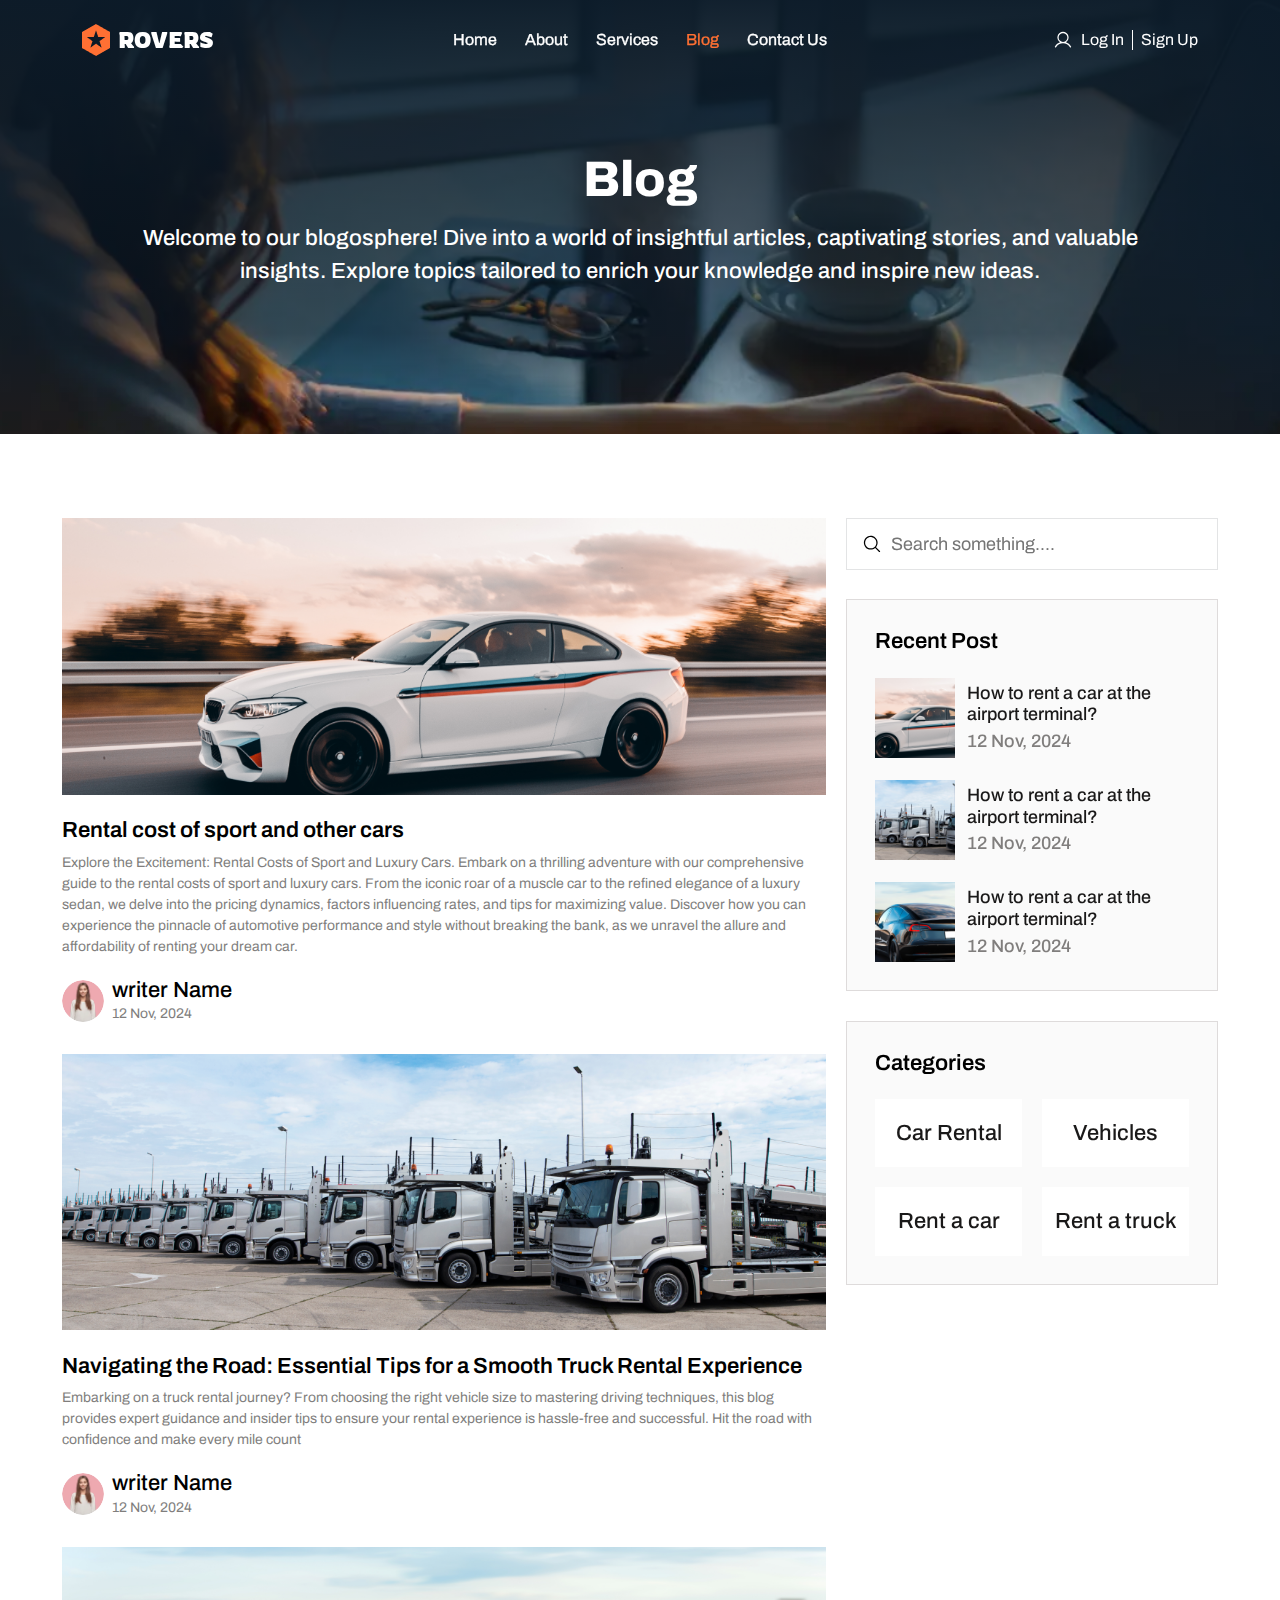
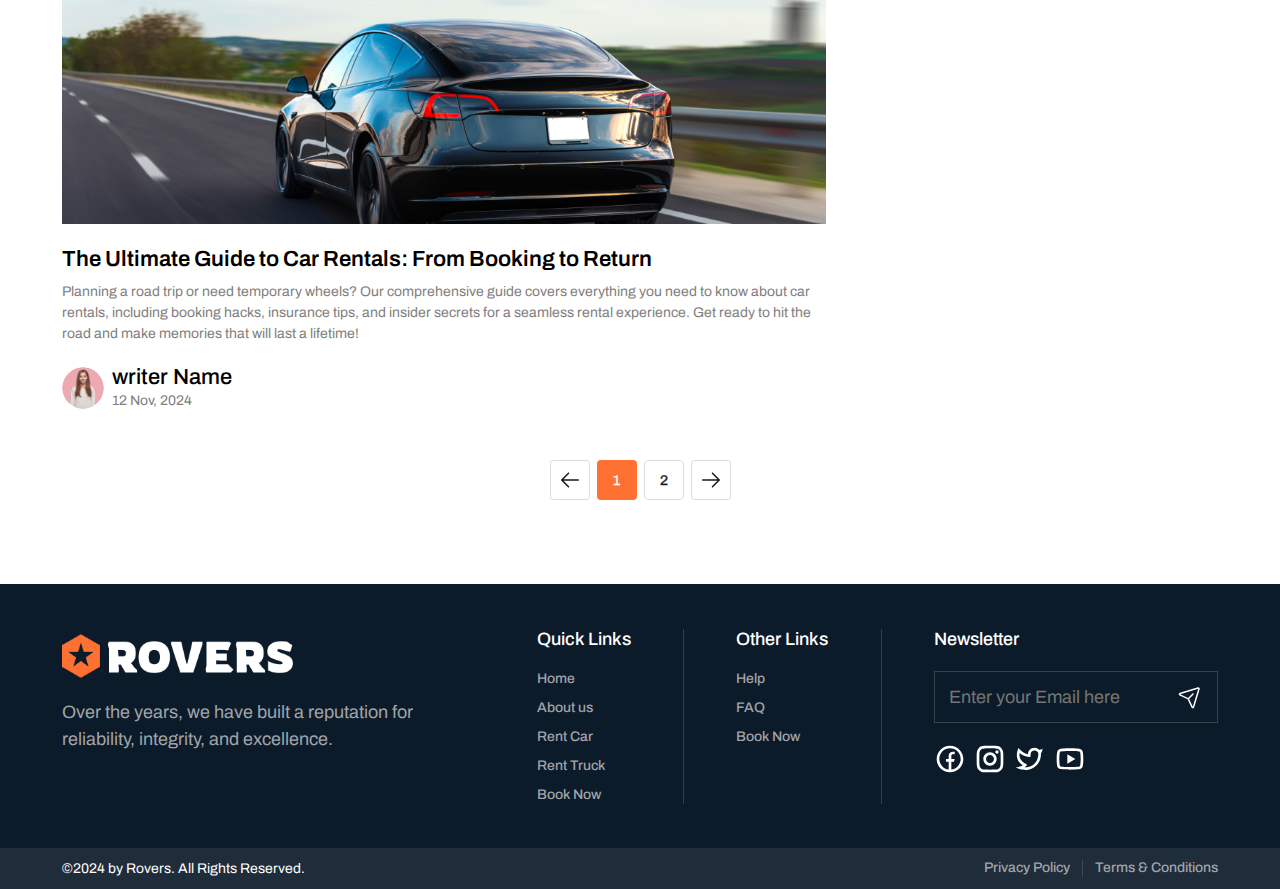
<file: rover/main/blog.html>
<!DOCTYPE html>
<html lang="en">
<head>
  <title>Blog || Rovers</title>

  <!-- Favicons Information -->
  <link rel="apple-touch-icon" sizes="60x60" href="./assets/images/favicons/apple-touch-icon.png" />
  <link rel="icon" type="image/png" sizes="32x32" href="./assets/images/favicons/favicon-32x32.png" />
  <link rel="icon" type="image/png" sizes="16x16" href="./assets/images/favicons/favicon-16x16.png" />
  <link rel="mask-icon" href="./assets/images/favicons/safari-pinned-tab.svg" color="#ff6a00" />
  <meta name="msapplication-TileColor" content="#ffffff" />
  <link rel="manifest" href="./site.webmanifest" />
  <meta name="theme-color" content="#ffffff" />

  <!-- Meta Information -->
  <meta charset="utf-8" />
  <meta name="viewport" content="width=device-width, height=device-height, initial-scale=1.0" />
  <meta property="og:title" content="Rovers" />
  <link rel="canonical" href="https://staging.whiteorangesoftware.com/theme-rovers/" />
  <meta property="og:url" content="https://staging.whiteorangesoftware.com/theme-rovers/" />
  <meta name="keywords" content="car rental, truck rental, affordable, reliable, book now, ui template kit,
      envato templates, rovers html templates, html, css, car and truck rent, rent service, layput responsive." />
  <meta name="description"
    content="Affordable and reliable car and truck rental services tailored to meet your transportation needs. Explore our wide range of vehicles, from compact cars to heavy-duty trucks, perfect for short-term or long-term use. Book now for the best deals and exceptional customer service!" />
  <meta property="og:description"
    content="Affordable and reliable car and truck rental services tailored to meet your transportation needs. Explore our wide range of vehicles, from compact cars to heavy-duty trucks, perfect for short-term or long-term use. Book now for the best deals and exceptional customer service!" />
  <meta property="og:image" content="https://staging.whiteorangesoftware.com/themeforest-assets/rover/01_preview.jpg" />
  <meta http-equiv="X-UA-Compatible" content="IE=edge,chrome=1" />
  <meta property="og:site_name" content="Rovers" />
  <meta property="og:type" content="website" />
  <meta name="format-detection" content="White orange software" />
  <meta name="author" content="White orange software" />

  <!-- Progressive web apps SEO -->
  <meta name="mobile-web-app-capable" content="yes" />
  <meta name="apple-mobile-web-app-capable" content="yes" />
  <meta name="apple-mobile-web-app-status-bar-style" content="black" />

  <link rel="stylesheet" href="./assets/css/style.css" />
</head>

<body>
  <!-- Header Start -->
  <header class="position-fixed w-100" id="header">
    <div class="container h-100">
      <div class="offcanvas-backdrop fade hide z-3"></div>
      <div class="d-grid header-container align-items-center justify-content-between position-relative">
        <a href="index.html"
          class="logo-wrapper d-flex align-items-center justify-content-start gap-sm text-decoration-none">
          <div>
            <img src="./assets/images/logo/logo.png" alt="logo" class="img-inherit radius-inherit" />
          </div>
          <h5 class="text-white lh-sm fw-bold font-secondary">ROVERS</h5>
        </a>

        <ul class="d-flex nav-list-link-wrapper align-items-center justify-content-between">
          <li>
            <a class="nav-list-link nav-link mb-0 d-flex" href="index.html">Home</a>
          </li>
          <li>
            <a class="nav-list-link nav-link mb-0 d-flex" href="about-us.html">About</a>
          </li>
          <li>
            <a class="nav-list-link nav-link mb-0 d-flex" href="services.html">Services</a>
          </li>
          <li>
            <a class="nav-list-link nav-link mb-0 d-flex active" href="blog.html">Blog</a>
          </li>
          <li>
            <a class="nav-list-link nav-link mb-0 d-flex" href="contact-us.html">Contact Us</a>
          </li>
        </ul>

        <div class="d-flex align-items-center gap-sm justify-content-end header-right-side">
          <a href="login.html" class="nav-link d-flex gap-md align-items-center">
            <i data-icon="user" class="d-block line-height-0"></i>
            <span class="d-none d-lg-block">Log In</span></a>
          <div class="vr opacity-100 bg-white"></div>
          <a href="sign-up.html" class="nav-link">
            <i data-icon="signup" class="d-block d-lg-none"></i>
            <span class="d-none d-lg-block">Sign Up</span></a>
          <button class="btn btn-primary hamburger z-999 d-md-none z-3">
            <svg class="w-100 h-100" width="100%" height="100%" viewBox="0 0 100 100">
              <path class="line"
                d="M 20,29.000046 H 80.000231 C 80.000231,29.000046 94.498839,28.817352 94.532987,66.711331 94.543142,77.980673 90.966081,81.670246 85.259173,81.668997 79.552261,81.667751 75.000211,74.999942 75.000211,74.999942 L 25.000021,25.000058">
              </path>
              <path class="line" d="M 20,50 H 80"></path>
              <path class="line"
                d="M 20,70.999954 H 80.000231 C 80.000231,70.999954 94.498839,71.182648 94.532987,33.288669 94.543142,22.019327 90.966081,18.329754 85.259173,18.331003 79.552261,18.332249 75.000211,25.000058 75.000211,25.000058 L 25.000021,74.999942">
              </path>
            </svg>
          </button>
        </div>
      </div>
    </div>
  </header>

  <!-- Header End -->

  <!-- Main Start -->
  <main>
    <!-- Sub Hero Section Start -->
    <section class="sub-hero-wrapper position-relative"
      style="--sub-hero-wrapper: url(../images/background/blog-banner.webp)">
      <div class="container d-flex flex-column gap-16">
        <div class="sub-hero-title">
          <h2>Blog</h2>
          <p class="lh-base">
            Welcome to our blogosphere! Dive into a world of insightful
            articles, captivating stories, and valuable insights. Explore
            topics tailored to enrich your knowledge and inspire new ideas.
          </p>
        </div>
      </div>
    </section>
    <!-- Sub Hero Section End -->

    <!-- Blog Section Start -->
    <section class="blog-section section-pt">
      <div class="container">
        <div class="row">
          <div class="col-12 col-lg-8">
            <div class="blog-wrapper d-grid">
              <div class="blog-search-card d-block d-lg-none">
                <div class="contact-input-card position-relative">
                  <input type="email" id="blogSearchInputOne" placeholder="Search something...."
                    class="contact-input p-lg" />
                  <div class="contact-icon-card position-absolute">
                    <span class="contact-icon d-flex justify-content-center align-items-center"
                      data-icon="magnifyingGlass"></span>
                  </div>
                </div>
              </div>
              <div class="blog-card">
                <div class="blog-img-card ratio">
                  <img src="./assets/images/cars/blog-img-1.png" alt="Blog Image 1"
                    class="w-100 h-100 object-fit-cover" />
                </div>
                <div class="blog-content-card">
                  <div class="blog-text-card">
                    <h5 class="blog-title fw-semibold">
                      Rental cost of sport and other cars
                    </h5>
                    <p class="blog-description clr-text-gray">
                      Explore the Excitement: Rental Costs of Sport and Luxury
                      Cars. Embark on a thrilling adventure with our
                      comprehensive guide to the rental costs of sport and
                      luxury cars. From the iconic roar of a muscle car to the
                      refined elegance of a luxury sedan, we delve into the
                      pricing dynamics, factors influencing rates, and tips
                      for maximizing value. Discover how you can experience
                      the pinnacle of automotive performance and style without
                      breaking the bank, as we unravel the allure and
                      affordability of renting your dream car.
                    </p>
                  </div>
                  <div class="blog-avatar-card d-flex align-items-center gap-md">
                    <div class="blog-avatar-img-card flex-shrink-0 rounded-circle overflow-hidden">
                      <img src="./assets/images/avatars/avatar-two.webp" alt="blog-avatar"
                        class="w-100 h-100 object-fit-cover" />
                    </div>
                    <div class="bog-avatar-content-card">
                      <h6>writer Name</h6>
                      <span class="clr-text-gray">12 Nov, 2024</span>
                    </div>
                  </div>
                </div>
              </div>
              <div class="blog-card">
                <div class="blog-img-card ratio">
                  <img src="./assets/images/cars/blog-img-2.png" alt="Blog Image 2"
                    class="w-100 h-100 object-fit-cover" />
                </div>
                <div class="blog-content-card">
                  <div class="blog-text-card">
                    <h5 class="blog-title fw-semibold">
                      Navigating the Road: Essential Tips for a Smooth Truck
                      Rental Experience
                    </h5>
                    <p class="blog-description clr-text-gray">
                      Embarking on a truck rental journey? From choosing the
                      right vehicle size to mastering driving techniques, this
                      blog provides expert guidance and insider tips to ensure
                      your rental experience is hassle-free and successful.
                      Hit the road with confidence and make every mile count
                    </p>
                  </div>
                  <div class="blog-avatar-card d-flex align-items-center gap-md">
                    <div class="blog-avatar-img-card flex-shrink-0 rounded-circle overflow-hidden">
                      <img src="./assets/images/avatars/avatar-two.webp" alt="blog-avatar"
                        class="w-100 h-100 object-fit-cover" />
                    </div>
                    <div class="bog-avatar-content-card">
                      <h6>writer Name</h6>
                      <span class="clr-text-gray">12 Nov, 2024</span>
                    </div>
                  </div>
                </div>
              </div>
              <div class="blog-card">
                <div class="blog-img-card ratio">
                  <img src="./assets/images/cars/blog-img-3.png" alt="Blog Image 3"
                    class="w-100 h-100 object-fit-cover" />
                </div>
                <div class="blog-content-card">
                  <div class="blog-text-card">
                    <h5 class="blog-title fw-semibold">
                      The Ultimate Guide to Car Rentals: From Booking to
                      Return
                    </h5>
                    <p class="blog-description clr-text-gray">
                      Planning a road trip or need temporary wheels? Our
                      comprehensive guide covers everything you need to know
                      about car rentals, including booking hacks, insurance
                      tips, and insider secrets for a seamless rental
                      experience. Get ready to hit the road and make memories
                      that will last a lifetime!
                    </p>
                  </div>
                  <div class="blog-avatar-card d-flex align-items-center gap-md">
                    <div class="blog-avatar-img-card flex-shrink-0 rounded-circle overflow-hidden">
                      <img src="./assets/images/avatars/avatar-two.webp" alt="blog-avatar"
                        class="w-100 h-100 object-fit-cover" />
                    </div>
                    <div class="bog-avatar-content-card">
                      <h6>writer Name</h6>
                      <span class="clr-text-gray">12 Nov, 2024</span>
                    </div>
                  </div>
                </div>
              </div>
            </div>
          </div>
          <div class="col-12 col-lg-4">
            <div class="blog-search-wrapper d-grid sticky-top">
              <div class="blog-search-card d-none d-lg-block">
                <div class="contact-input-card position-relative">
                  <input type="email" id="blogSearchInputTwo" placeholder="Search something...."
                    class="contact-input p-lg" />
                  <div class="contact-icon-card position-absolute">
                    <span class="contact-icon d-flex justify-content-center align-items-center"
                      data-icon="magnifyingGlass"></span>
                  </div>
                </div>
              </div>
              <div class="blog-post-wrapper bg-gray">
                <h5 class="fw-semibold">Recent Post</h5>
                <div class="blog-post-card-wrapper d-grid">
                  <a href="javascript:void(0)" class="d-block text-decoration-none">
                    <div class="blog-post-card d-flex align-items-center">
                      <div class="blog-post-img-card flex-shrink-0">
                        <img src="./assets/images/cars/blog-img-1.png" alt="Blog post image 1"
                          class="w-100 h-100 object-fit-cover" />
                      </div>
                      <div class="blog-post-content-card">
                        <h6 class="blog-post-title p-lg clr-text-black transition-all-03">
                          How to rent a car at the airport terminal?
                        </h6>
                        <span class="clr-text-gray">12 Nov, 2024</span>
                      </div>
                    </div>
                  </a>
                  <a href="javascript:void(0)" class="d-block text-decoration-none">
                    <div class="blog-post-card d-flex align-items-center">
                      <div class="blog-post-img-card flex-shrink-0">
                        <img src="./assets/images/cars/blog-img-2.png" alt="Blog post image 1"
                          class="w-100 h-100 object-fit-cover" />
                      </div>
                      <div class="blog-post-content-card">
                        <h6 class="blog-post-title p-lg clr-text-black transition-all-03">
                          How to rent a car at the airport terminal?
                        </h6>
                        <span class="clr-text-gray">12 Nov, 2024</span>
                      </div>
                    </div>
                  </a>
                  <a href="javascript:void(0)" class="d-block text-decoration-none">
                    <div class="blog-post-card d-flex align-items-center">
                      <div class="blog-post-img-card flex-shrink-0">
                        <img src="./assets/images/cars/blog-img-3.png" alt="Blog post image 1"
                          class="w-100 h-100 object-fit-cover" />
                      </div>
                      <div class="blog-post-content-card">
                        <h6 class="blog-post-title p-lg clr-text-black transition-all-03">
                          How to rent a car at the airport terminal?
                        </h6>
                        <span class="clr-text-gray">12 Nov, 2024</span>
                      </div>
                    </div>
                  </a>
                </div>
              </div>
              <div class="blog-categories-wrapper bg-gray">
                <h5 class="fw-semibold">Categories</h5>
                <div class="blog-categories-card-wrapper d-grid">
                  <a href="javascript:void(0)"
                    class="blog-categories-card text-decoration-none transition-all-03 h6 bg-white d-flex justify-content-center align-items-center">
                    Car Rental
                  </a>
                  <a href="javascript:void(0)"
                    class="blog-categories-card text-decoration-none transition-all-03 h6 bg-white d-flex justify-content-center align-items-center">
                    Vehicles
                  </a>
                  <a href="javascript:void(0)"
                    class="blog-categories-card text-decoration-none transition-all-03 h6 bg-white d-flex justify-content-center align-items-center">
                    Rent a car
                  </a>
                  <a href="javascript:void(0)"
                    class="blog-categories-card text-decoration-none transition-all-03 h6 bg-white d-flex justify-content-center align-items-center">
                    Rent a truck
                  </a>
                </div>
              </div>
            </div>
          </div>
          <div class="pagination-wrapper d-flex justify-content-center align-items-center">
            <nav>
              <ul class="pagination">
                <li class="page-item">
                  <button class="page-link d-flex justify-content-center align-items-center position-relative"
                    aria-label="Next">
                    <span aria-hidden="true" data-icon="arrowLeft"
                      class="icon-md d-flex justify-content-center align-items-center"></span>
                  </button>
                </li>
                <li class="page-item">
                  <button
                    class="page-link active fw-normal p sm d-flex justify-content-center align-items-center position-relative">
                    1
                  </button>
                </li>
                <li class="page-item">
                  <button
                    class="page-link fw-normal p sm d-flex justify-content-center align-items-center position-relative">
                    2
                  </button>
                </li>
                <li class="page-item">
                  <button class="page-link d-flex justify-content-center align-items-center position-relative"
                    aria-label="Next">
                    <span aria-hidden="true" data-icon="arrowRight"
                      class="icon-md d-flex justify-content-center align-items-center"></span>
                  </button>
                </li>
              </ul>
            </nav>
          </div>
        </div>
      </div>
    </section>
    <!-- Blog Section End -->
  </main>
  <!-- Main End -->

  <!-- Footer Start -->
  <footer class="section-mt bg-blue clr-link">
    <div class="container">
      <div class="footer-top-wrapper d-grid">
        <div class="footer-top-wrapper-left d-flex flex-column gap-xl">
          <a href="index.html" class="footer-logo-wrapper">
            <img src="./assets/images/logo/full-logo.png" alt="footer-logo" class="img-fluid" />
          </a>
          <p class="clr-link p-lg lh-base">
            Over the years, we have built a reputation for reliability,
            integrity, and excellence.
          </p>
        </div>
        <div class="d-flex align-items-start justify-content-between gap-2xl flex-wrap footer-top-wrapper-right">
          <div class="d-flex flex-column gap-2xl">
            <h2 class="p-lg text-white">Quick Links</h2>
            <div class="d-flex flex-column gap-lg">
              <a href="index.html" class="link p">Home</a>
              <a href="about-us.html" class="link p">About us</a>
              <a href="javascript:void(0);" class="link p">Rent Car</a>
              <a href="javascript:void(0);" class="link p">Rent Truck</a>
              <a href="available-car.html" class="link p">Book Now</a>
            </div>
          </div>
          <div class="vr"></div>
          <div class="d-flex flex-column gap-2xl">
            <h2 class="p-lg text-white">Other Links</h2>
            <div class="d-flex flex-column gap-lg">
              <a href="javascript:void(0);" class="link p">Help</a>
              <a href="javascript:void(0);" class="link p">FAQ</a>
              <a href="available-car.html" class="link p">Book Now</a>
            </div>
          </div>
          <div class="vr"></div>
          <div class="d-flex flex-column gap-2xl">
            <h2 class="p-lg text-white">Newsletter</h2>
            <div class="d-flex flex-column gap-2xl">
              <div class="contact-input-card footer-email position-relative">
                <input type="email" id="footerEmail" placeholder="Enter your Email here" class="contact-input" />
                <a class="send-icon translate-middle-y top-50 position-absolute" data-icon="send"></a>
              </div>
              <div class="social-icons-wapper">
                <a href="https://www.facebook.com/" target="_blank" class="social-icons">
                  <i data-icon="facebook"></i>
                </a>
                <a href="https://www.instagram.com" target="_blank" class="social-icons">
                  <i data-icon="instagram"></i>
                </a>
                <a href="https://www.x.com" target="_blank" class="social-icons">
                  <i data-icon="x"></i>
                </a>
                <a href="https://www.youtube.com/" target="_blank" class="social-icons">
                  <i data-icon="youttube"></i>
                </a>
              </div>
            </div>
          </div>
        </div>
      </div>
    </div>
    <div class="sub-footer">
      <div class="container">
        <div class="d-flex align-items-center justify-content-between gap-4 sub-footer-content">
          <p class="text-white">©2024 by Rovers. All Rights Reserved.</p>
          <div class="d-flex gap-lg align-items-center justify-content-center flex-wrap">
            <a href="javascipt:void(0);" class="link p">Privacy Policy</a>
            <div class="vr"></div>
            <a href="javascipt:void(0);" class="link p">Terms & Conditions</a>
          </div>
        </div>
      </div>
    </div>
  </footer>
  <!-- Footer End -->

  <!-- Script Start -->
  <script src="./assets/js/bootstrap.min.js"></script>
  <script src="./assets/js/svg.js"></script>
  <script src="./assets/js/custom.js"></script>
  <!-- Script End -->
</body>
</html>
</file>
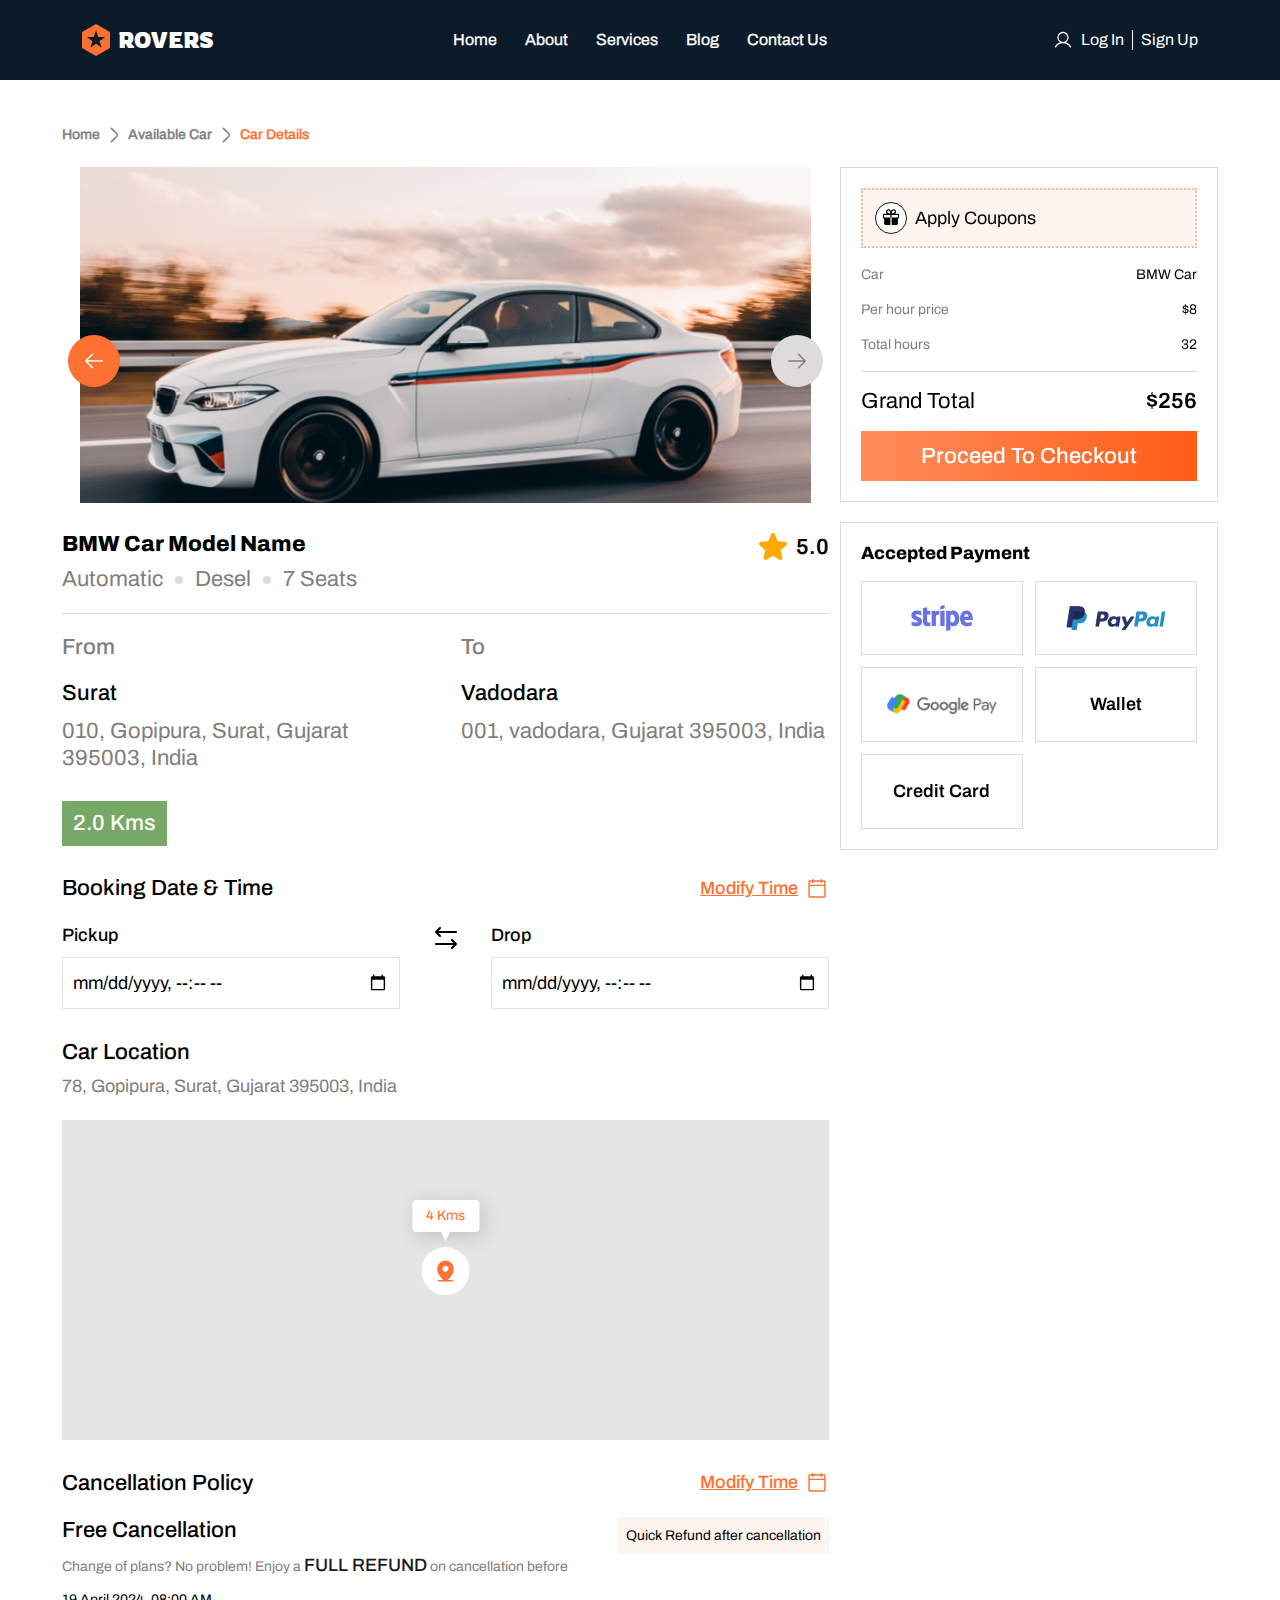
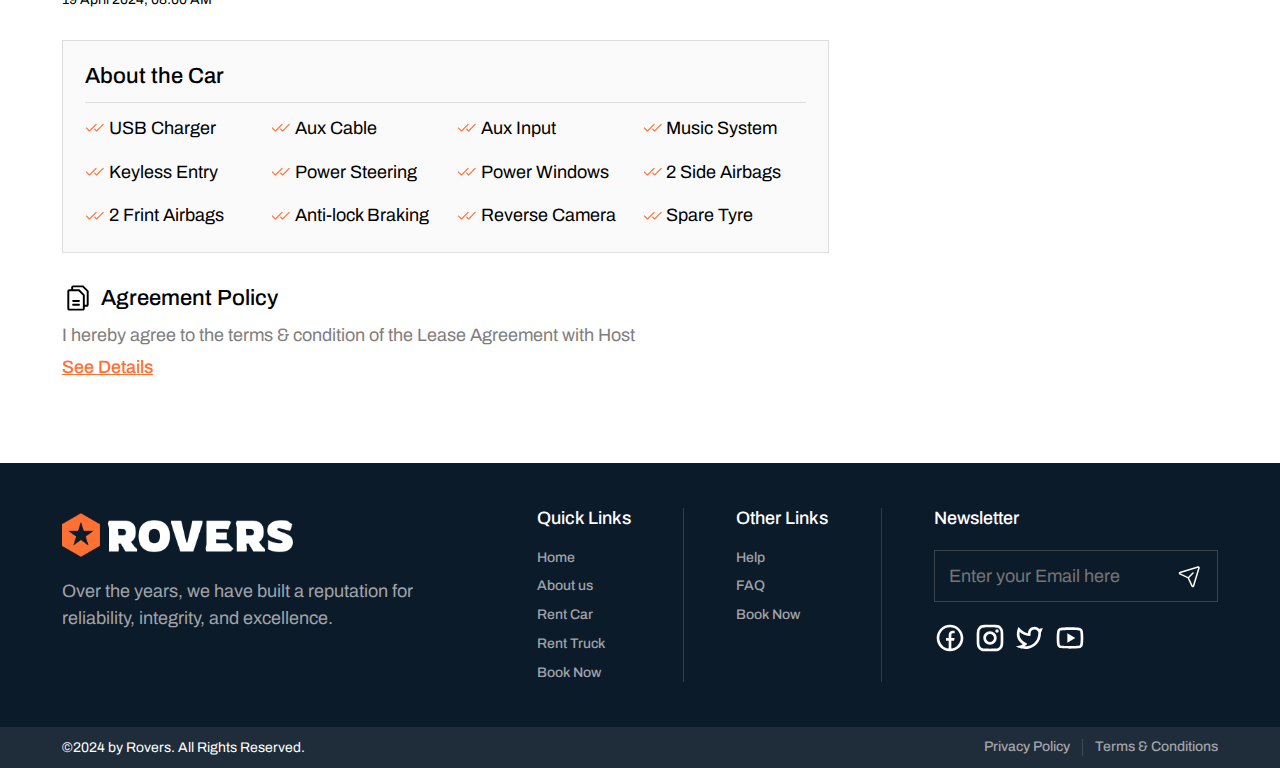
<file: rover/main/car-details.html>
<!DOCTYPE html>
<html lang="en">
<head>
  <title>Car Details || Rovers</title>

  <!-- Favicons Information -->
  <link rel="apple-touch-icon" sizes="60x60" href="./assets/images/favicons/apple-touch-icon.png" />
  <link rel="icon" type="image/png" sizes="32x32" href="./assets/images/favicons/favicon-32x32.png" />
  <link rel="icon" type="image/png" sizes="16x16" href="./assets/images/favicons/favicon-16x16.png" />
  <link rel="mask-icon" href="./assets/images/favicons/safari-pinned-tab.svg" color="#ff6a00" />
  <meta name="msapplication-TileColor" content="#ffffff" />
  <link rel="manifest" href="./site.webmanifest" />
  <meta name="theme-color" content="#ffffff" />

  <!-- Meta Information -->
  <meta charset="utf-8" />
  <meta name="viewport" content="width=device-width, height=device-height, initial-scale=1.0" />
  <meta property="og:title" content="Rovers" />
  <link rel="canonical" href="https://staging.whiteorangesoftware.com/theme-rovers/" />
  <meta property="og:url" content="https://staging.whiteorangesoftware.com/theme-rovers/" />
  <meta name="keywords" content="car rental, truck rental, affordable, reliable, book now, ui template kit,
      envato templates, rovers html templates, html, css, car and truck rent, rent service, layput responsive." />
  <meta name="description"
    content="Affordable and reliable car and truck rental services tailored to meet your transportation needs. Explore our wide range of vehicles, from compact cars to heavy-duty trucks, perfect for short-term or long-term use. Book now for the best deals and exceptional customer service!" />
  <meta property="og:description"
    content="Affordable and reliable car and truck rental services tailored to meet your transportation needs. Explore our wide range of vehicles, from compact cars to heavy-duty trucks, perfect for short-term or long-term use. Book now for the best deals and exceptional customer service!" />
  <meta property="og:image" content="https://staging.whiteorangesoftware.com/themeforest-assets/rover/01_preview.jpg" />
  <meta http-equiv="X-UA-Compatible" content="IE=edge,chrome=1" />
  <meta property="og:site_name" content="Rovers" />
  <meta property="og:type" content="website" />
  <meta name="format-detection" content="White orange software" />
  <meta name="author" content="White orange software" />
  <!-- Meta Information -->
  <meta charset="UTF-8" />
  <meta name="viewport" content="width=device-width, height=device-height, initial-scale=1.0" />
  <meta http-equiv="X-UA-Compatible" content="IE=edge" />
  <meta name="viewport" content="width=device-width, initial-scale=1.0" />
  <meta name="robots" content="noindex" />

  <!-- Meta Information SEO -->
  <meta name="keywords" content="" />
  <meta name="description" content="" />
  <meta property="og:url" content="" />
  <meta name="twitter:card" content="summary" />
  <meta http-equiv="content-language" content="en" />
  <meta property="og:description" content="" />
  <meta property="og:title" content="" />
  <meta name="twitter:description" content="" />
  <meta name="twitter:title" content="" />

  <!-- Progressive web apps SEO -->
  <meta name="mobile-web-app-capable" content="yes" />
  <meta name="apple-mobile-web-app-capable" content="yes" />
  <meta name="apple-mobile-web-app-status-bar-style" content="black" />
  <!-- Main Page Hero Img && dashboard Images  -->
  <meta property="og:image" content="" />
  <meta property="image" content="" />

  <link rel="stylesheet" href="./assets/css/style.css" />
</head>

<body>
  <!-- Header Start -->
  <header class="position-fixed w-100 bg-blue" id="header">
    <div class="container h-100">
      <div class="offcanvas-backdrop fade hide z-3"></div>
      <div class="d-grid header-container align-items-center justify-content-between position-relative">
        <a href="index.html"
          class="logo-wrapper d-flex align-items-center justify-content-start gap-sm text-decoration-none">
          <div>
            <img src="./assets/images/logo/logo.png" alt="logo" class="img-inherit radius-inherit" />
          </div>
          <h5 class="text-white lh-sm fw-bold font-secondary">ROVERS</h5>
        </a>

        <ul class="d-flex nav-list-link-wrapper align-items-center justify-content-between">
          <li>
            <a class="nav-list-link nav-link mb-0 d-flex" href="index.html">Home</a>
          </li>
          <li>
            <a class="nav-list-link nav-link mb-0 d-flex" href="about-us.html">About</a>
          </li>
          <li>
            <a class="nav-list-link nav-link mb-0 d-flex" href="services.html">Services</a>
          </li>
          <li>
            <a class="nav-list-link nav-link mb-0 d-flex" href="blog.html">Blog</a>
          </li>
          <li>
            <a class="nav-list-link nav-link mb-0 d-flex" href="contact-us.html">Contact Us</a>
          </li>
        </ul>

        <div class="d-flex align-items-center gap-sm justify-content-end header-right-side">
          <a href="login.html" class="nav-link d-flex gap-md align-items-center">
            <i data-icon="user" class="d-block line-height-0"></i>
            <span class="d-none d-lg-block">Log In</span></a>
          <div class="vr opacity-100 bg-white"></div>
          <a href="sign-up.html" class="nav-link">
            <i data-icon="signup" class="d-block d-lg-none"></i>
            <span class="d-none d-lg-block">Sign Up</span></a>
          <button class="btn btn-primary hamburger z-999 d-md-none z-3">
            <svg class="w-100 h-100" width="100%" height="100%" viewBox="0 0 100 100">
              <path class="line"
                d="M 20,29.000046 H 80.000231 C 80.000231,29.000046 94.498839,28.817352 94.532987,66.711331 94.543142,77.980673 90.966081,81.670246 85.259173,81.668997 79.552261,81.667751 75.000211,74.999942 75.000211,74.999942 L 25.000021,25.000058">
              </path>
              <path class="line" d="M 20,50 H 80"></path>
              <path class="line"
                d="M 20,70.999954 H 80.000231 C 80.000231,70.999954 94.498839,71.182648 94.532987,33.288669 94.543142,22.019327 90.966081,18.329754 85.259173,18.331003 79.552261,18.332249 75.000211,25.000058 75.000211,25.000058 L 25.000021,74.999942">
              </path>
            </svg>
          </button>
        </div>
      </div>
    </div>
  </header>
  <!-- Header End -->

  <!-- Main Start -->
  <main>
    <section class="car-details-section">
      <div class="container">
        <div class="row">
          <div class="col-12">
            <div class="car-details-breadcrumb">
              <nav aria-label="breadcrumb">
                <ol class="breadcrumb">
                  <li class="breadcrumb-item">
                    <a href="index.html">Home</a>
                  </li>
                  <li class="breadcrumb-item">
                    <a href="available-car.html">Available Car</a>
                  </li>
                  <li class="breadcrumb-item active" aria-current="page">
                    Car Details
                  </li>
                </ol>
              </nav>
            </div>
          </div>
          <div class="col-12 col-lg-8">
            <div class="car-details-wrapper">
              <div class="car-image-swiper-wrapper">
                <div class="position-relative">
                  <div class="swiper carDetailsSwiper">
                    <div class="swiper-wrapper">
                      <div class="swiper-slide">
                        <div class="car-details-swiper-img-card ratio">
                          <img src="./assets/images/cars/blog-img-1.png" alt="car" class="car-details-img img-fluid" />
                        </div>
                      </div>
                      <div class="swiper-slide">
                        <div class="car-details-swiper-img-card ratio">
                          <img src="./assets/images/cars/blog-img-3.png" alt="car" class="car-details-img img-fluid" />
                        </div>
                      </div>
                      <div class="swiper-slide">
                        <div class="car-details-swiper-img-card ratio">
                          <img src="./assets/images/cars/blog-img-1.png" alt="car" class="car-details-img img-fluid" />
                        </div>
                      </div>
                      <div class="swiper-slide">
                        <div class="car-details-swiper-img-card ratio">
                          <img src="./assets/images/cars/blog-img-3.png" alt="car" class="car-details-img img-fluid" />
                        </div>
                      </div>
                    </div>
                  </div>
                  <div
                    class="swiper-button car-detail-swiper-next-btn car-swiper-button-next position-absolute rounded-circle z-2 d-flex justify-content-center align-items-center">
                    <span data-icon="arrowLeft" class="icon-md d-flex justify-content-center align-items-center"></span>
                  </div>
                  <div
                    class="swiper-button car-detail-swiper-prev-btn car-swiper-button-prev position-absolute rounded-circle z-2 d-flex justify-content-center align-items-center">
                    <span data-icon="arrowRight"
                      class="icon-md d-flex justify-content-center align-items-center"></span>
                  </div>
                </div>
              </div>
              <div class="car-details-content-wrapper d-grid">
                <div class="car-model-details-wrap">
                  <div class="car-model-card d-flex justify-content-between gap-4">
                    <div class="car-model-content-card">
                      <h5 class="car-model-title fw-bold">
                        BMW Car Model Name
                      </h5>
                      <div class="car-model-feature-card d-flex align-items-center">
                        <span class="car-model-feature clr-text-gray h6 fw-normal position-relative">Automatic</span>
                        <span class="car-model-feature clr-text-gray h6 fw-normal position-relative">Desel</span>
                        <span class="car-model-feature clr-text-gray h6 fw-normal position-relative">7 Seats</span>
                      </div>
                    </div>
                    <div class="car-model-rating d-flex align-items-center align-self-start gap-3">
                      <span data-icon="star"
                        class="rating-icon icon-lg flex-0-auto d-flex justify-content-center align-items-center"></span>
                      <span class="h6 fw-semibold">5.0</span>
                    </div>
                  </div>
                  <div class="car-address-details-wrap">
                    <div class="car-address-details-card d-grid">
                      <div class="car-from-address-card">
                        <span class="h6 clr-text-gray"> From</span>
                        <div class="car-address">
                          <h6 class="car-from-city">Surat</h6>
                          <p class="h6 clr-text-gray fw-normal">
                            010, Gopipura, Surat, Gujarat 395003, India
                          </p>
                        </div>
                      </div>
                      <div class="car-from-address-card">
                        <span class="h6 clr-text-gray"> To</span>
                        <div class="car-address">
                          <h6 class="car-from-city">Vadodara</h6>
                          <p class="h6 clr-text-gray fw-normal">
                            001, vadodara, Gujarat 395003, India
                          </p>
                        </div>
                      </div>
                    </div>
                    <span class="car-distance d-inline-block clr-white h6">2.0 Kms</span>
                  </div>
                </div>
                <div class="car-booking-date-time-wrapper">
                  <div class="car-booking-date-time-title-card d-flex align-items-center justify-content-between gap-4">
                    <h5>Booking Date & Time</h5>
                    <a href="javascript:void(0)" class="d-flex align-items-center gap-3">Modify Time
                      <span data-icon="calendar"
                        class="icon-md d-flex justify-content-center align-items-center"></span></a>
                  </div>
                  <div class="car-booking-input-wrap d-flex flex-column flex-sm-row align-sm-items-center">
                    <div class="car-booking-input-card">
                      <label for="pickUpDate" class="contact-input-label p-lg fw-medium d-block">Pickup</label>
                      <input type="datetime-local" id="pickUpDate" class="contact-input date-Input" />
                    </div>
                    <span data-icon="arrowLeftRight"
                      class="car-booking-icon icon-lg d-flex justify-content-center align-items-center"></span>
                    <div class="car-booking-input-card">
                      <label for="dropDate" class="contact-input-label p-lg fw-medium d-block">Drop</label>
                      <input type="datetime-local" id="dropDate" class="contact-input date-Input" />
                    </div>
                  </div>
                </div>
                <div class="car-location-wrapper">
                  <div class="car-location-title-card">
                    <h5 class="car-location-title">Car Location</h5>
                    <p class="clr-text-gray p-lg">
                      78, Gopipura, Surat, Gujarat 395003, India
                    </p>
                  </div>
                  <div class="map-wrapper">
                    <iframe
                      src="https://www.google.com/maps/embed?pb=!1m14!1m12!1m3!1d12067.278467437658!2d-73.86583329999999!3d40.87583264999999!2m3!1f0!2f0!3f0!3m2!1i1024!2i768!4f13.1!5e0!3m2!1sen!2sin!4v1719638356651!5m2!1sen!2sin"
                      width="100%" height="100%" class="border-0 min-h-inherit" allowfullscreen="" loading="lazy"
                      referrerpolicy="no-referrer-when-downgrade"></iframe>
                    <div class="map-wrapper-content">
                      <p class="clr-orange">4 Kms</p>
                    </div>
                    <div class="map-wrapper-layer"></div>
                  </div>
                </div>
                <div class="cancellation-policy-wrapper">
                  <div class="car-booking-date-time-title-card d-flex align-items-center justify-content-between gap-4">
                    <h5>Cancellation Policy</h5>
                    <a href="javascript:void(0)" class="d-flex align-items-center gap-3">Modify Time
                      <span data-icon="calendar"
                        class="icon-md d-flex justify-content-center align-items-center"></span></a>
                  </div>
                  <div
                    class="cancellation-details-card d-flex flex-column flex-xl-row align-lg-items-center justify-content-between gap-4">
                    <div class="cancellation-decription-card">
                      <h6>Free Cancellation</h6>
                      <p class="clr-text-gray">
                        Change of plans? No problem! Enjoy a
                        <a href="javascript:void(0)" class="clr-text-black text-decoration-none">FULL REFUND</a>
                        on cancellation before
                      </p>
                      <p>19 April 2024, 08:00 AM</p>
                    </div>
                    <span class="cancellation-label align-self-start">Quick Refund after cancellation</span>
                  </div>
                </div>
                <div class="about-car-wrapper bg-gray">
                  <div class="about-car-title-card">
                    <h5>About the Car</h5>
                  </div>
                  <div class="about-car-feature-card d-grid">
                    <div class="about-car-feature d-flex align-items-center">
                      <span data-icon="doubleTick"
                        class="contact-icon clr-orange d-flex justify-content-center align-items-center me-2"></span>
                      <span class="p-lg">USB Charger</span>
                    </div>
                    <div class="about-car-feature d-flex align-items-center">
                      <span data-icon="doubleTick"
                        class="contact-icon clr-orange d-flex justify-content-center align-items-center me-2"></span>
                      <span class="p-lg">Aux Cable</span>
                    </div>
                    <div class="about-car-feature d-flex align-items-center">
                      <span data-icon="doubleTick"
                        class="contact-icon clr-orange d-flex justify-content-center align-items-center me-2"></span>
                      <span class="p-lg">Aux Input</span>
                    </div>
                    <div class="about-car-feature d-flex align-items-center">
                      <span data-icon="doubleTick"
                        class="contact-icon clr-orange d-flex justify-content-center align-items-center me-2"></span>
                      <span class="p-lg">Music System</span>
                    </div>
                    <div class="about-car-feature d-flex align-items-center">
                      <span data-icon="doubleTick"
                        class="contact-icon clr-orange d-flex justify-content-center align-items-center me-2"></span>
                      <span class="p-lg">Keyless Entry</span>
                    </div>
                    <div class="about-car-feature d-flex align-items-center">
                      <span data-icon="doubleTick"
                        class="contact-icon clr-orange d-flex justify-content-center align-items-center me-2"></span>
                      <span class="p-lg">Power Steering</span>
                    </div>
                    <div class="about-car-feature d-flex align-items-center">
                      <span data-icon="doubleTick"
                        class="contact-icon clr-orange d-flex justify-content-center align-items-center me-2"></span>
                      <span class="p-lg">Power Windows</span>
                    </div>
                    <div class="about-car-feature d-flex align-items-center">
                      <span data-icon="doubleTick"
                        class="contact-icon clr-orange d-flex justify-content-center align-items-center me-2"></span>
                      <span class="p-lg">2 Side Airbags</span>
                    </div>
                    <div class="about-car-feature d-flex align-items-center">
                      <span data-icon="doubleTick"
                        class="contact-icon clr-orange d-flex justify-content-center align-items-center me-2"></span>
                      <span class="p-lg">2 Frint Airbags</span>
                    </div>
                    <div class="about-car-feature d-flex align-items-center">
                      <span data-icon="doubleTick"
                        class="contact-icon clr-orange d-flex justify-content-center align-items-center me-2"></span>
                      <span class="p-lg">Anti-lock Braking</span>
                    </div>
                    <div class="about-car-feature d-flex align-items-center">
                      <span data-icon="doubleTick"
                        class="contact-icon clr-orange d-flex justify-content-center align-items-center me-2"></span>
                      <span class="p-lg">Reverse Camera</span>
                    </div>
                    <div class="about-car-feature d-flex align-items-center">
                      <span data-icon="doubleTick"
                        class="contact-icon clr-orange d-flex justify-content-center align-items-center me-2"></span>
                      <span class="p-lg">Spare Tyre</span>
                    </div>
                  </div>
                </div>
                <div class="agreement-policy-wrapper">
                  <h5 class="d-flex align-items-center gap-3">
                    <span data-icon="files" class="icon-lg d-flex justify-content-center align-items-center"></span>
                    Agreement Policy
                  </h5>
                  <p class="agreement-policy-description p-lg clr-text-gray">
                    I hereby agree to the terms & condition of the Lease
                    Agreement with Host
                  </p>
                  <a href="javascript:void(0)">See Details</a>
                </div>
              </div>
            </div>
          </div>
          <div class="col-12 col-lg-4">
            <div class="payment-gateway-wrapper d-grid sticky-top z-1">
              <div class="payment-bill-wrapper d-grid">
                <div class="payment-coupon-card d-flex align-items-center">
                  <div
                    class="coupon-icon-card bg-white rounded-circle d-flex justify-content-center align-items-center flex-0-auto">
                    <span data-icon="gift" class="contact-icon d-flex justify-content-center align-items-center"></span>
                  </div>
                  <span class="p-lg lh-1">Apply Coupons</span>
                </div>
                <div class="total-price-card">
                  <div class="item-price-card d-grid">
                    <div class="d-flex justify-content-between align-items-center gap-4">
                      <span class="p clr-text-gray fw-normal">Car</span>
                      <span class="p">BMW Car</span>
                    </div>
                    <div class="d-flex justify-content-between align-items-center gap-4">
                      <span class="p clr-text-gray fw-normal">Per hour price</span>
                      <span class="p">$8</span>
                    </div>
                    <div class="d-flex justify-content-between align-items-center gap-4">
                      <span class="p clr-text-gray fw-normal">Total hours</span>
                      <span class="p">32</span>
                    </div>
                  </div>
                  <div class="d-flex justify-content-between align-items-center gap-4">
                    <span class="h6 fw-normal">Grand Total</span>
                    <span class="h6 fw-semibold">$256</span>
                  </div>
                </div>
                <a href="payment.html" class="btn btn-primary w-100">Proceed to checkout</a>
              </div>
              <div class="payment-method-wrapper d-grid">
                <h6 class="p-lg fw-bold">Accepted Payment</h6>
                <div class="payment-method-types-wrap d-grid">
                  <div class="payment-method-type-card d-flex justify-content-center align-items-center">
                    <div class="payment-method-type-img-card">
                      <img src="./assets/images/logo/stripe.svg" alt="stripe" class="img-fluid" />
                    </div>
                  </div>
                  <div class="payment-method-type-card d-flex justify-content-center align-items-center">
                    <div class="payment-method-type-img-card">
                      <img src="./assets/images/logo/paypal.jpg" alt="paypal" class="img-fluid" />
                    </div>
                  </div>
                  <div class="payment-method-type-card d-flex justify-content-center align-items-center">
                    <div class="payment-method-type-img-card">
                      <img src="./assets/images/logo/google-pay.jpg" alt="google pay" class="img-fluid" />
                    </div>
                  </div>
                  <div
                    class="payment-method-type-card p-lg fw-semibold d-flex justify-content-center align-items-center">
                    Wallet
                  </div>
                  <div
                    class="payment-method-type-card p-lg fw-semibold d-flex justify-content-center align-items-center">
                    Credit Card
                  </div>
                </div>
              </div>
            </div>
          </div>
        </div>
      </div>
    </section>
  </main>
  <!-- Main End -->

  <!-- Footer Start -->
  <footer class="section-mt bg-blue clr-link">
    <div class="container">
      <div class="footer-top-wrapper d-grid">
        <div class="footer-top-wrapper-left d-flex flex-column gap-xl">
          <a href="index.html" class="footer-logo-wrapper">
            <img src="./assets/images/logo/full-logo.png" alt="footer-logo" class="img-fluid" />
          </a>
          <p class="clr-link p-lg lh-base">
            Over the years, we have built a reputation for reliability,
            integrity, and excellence.
          </p>
        </div>
        <div class="d-flex align-items-start justify-content-between gap-2xl flex-wrap footer-top-wrapper-right">
          <div class="d-flex flex-column gap-2xl">
            <h2 class="p-lg text-white">Quick Links</h2>
            <div class="d-flex flex-column gap-lg">
              <a href="index.html" class="link p">Home</a>
              <a href="about-us.html" class="link p">About us</a>
              <a href="javascript:void(0);" class="link p">Rent Car</a>
              <a href="javascript:void(0);" class="link p">Rent Truck</a>
              <a href="available-car.html" class="link p">Book Now</a>
            </div>
          </div>
          <div class="vr"></div>
          <div class="d-flex flex-column gap-2xl">
            <h2 class="p-lg text-white">Other Links</h2>
            <div class="d-flex flex-column gap-lg">
              <a href="javascript:void(0);" class="link p">Help</a>
              <a href="javascript:void(0);" class="link p">FAQ</a>
              <a href="available-car.html" class="link p">Book Now</a>
            </div>
          </div>
          <div class="vr"></div>
          <div class="d-flex flex-column gap-2xl">
            <h2 class="p-lg text-white">Newsletter</h2>
            <div class="d-flex flex-column gap-2xl">
              <div class="contact-input-card footer-email position-relative">
                <input type="email" id="footerEmail" placeholder="Enter your Email here" class="contact-input" />
                <a class="send-icon translate-middle-y top-50 position-absolute" data-icon="send"></a>
              </div>
              <div class="social-icons-wapper">
                <a href="https://www.facebook.com/" target="_blank" class="social-icons">
                  <i data-icon="facebook"></i>
                </a>
                <a href="https://www.instagram.com" target="_blank" class="social-icons">
                  <i data-icon="instagram"></i>
                </a>
                <a href="https://www.x.com" target="_blank" class="social-icons">
                  <i data-icon="x"></i>
                </a>
                <a href="https://www.youtube.com/" target="_blank" class="social-icons">
                  <i data-icon="youttube"></i>
                </a>
              </div>
            </div>
          </div>
        </div>
      </div>
    </div>
    <div class="sub-footer">
      <div class="container">
        <div class="d-flex align-items-center justify-content-between gap-4 sub-footer-content">
          <p class="text-white">©2024 by Rovers. All Rights Reserved.</p>
          <div class="d-flex gap-lg align-items-center justify-content-center flex-wrap">
            <a href="javascipt:void(0);" class="link p">Privacy Policy</a>
            <div class="vr"></div>
            <a href="javascipt:void(0);" class="link p">Terms & Conditions</a>
          </div>
        </div>
      </div>
    </div>
  </footer>
  <!-- Footer End -->

  <!-- Script Start -->
  <script src="assets/js/bootstrap.min.js"></script>
  <script src="assets/js/swiper-bundle.min.js"></script>
  <script src="assets/js/svg.js"></script>
  <script src="assets/js/custom.js"></script>
  <!-- Script End -->
</body>
</html>
</file>
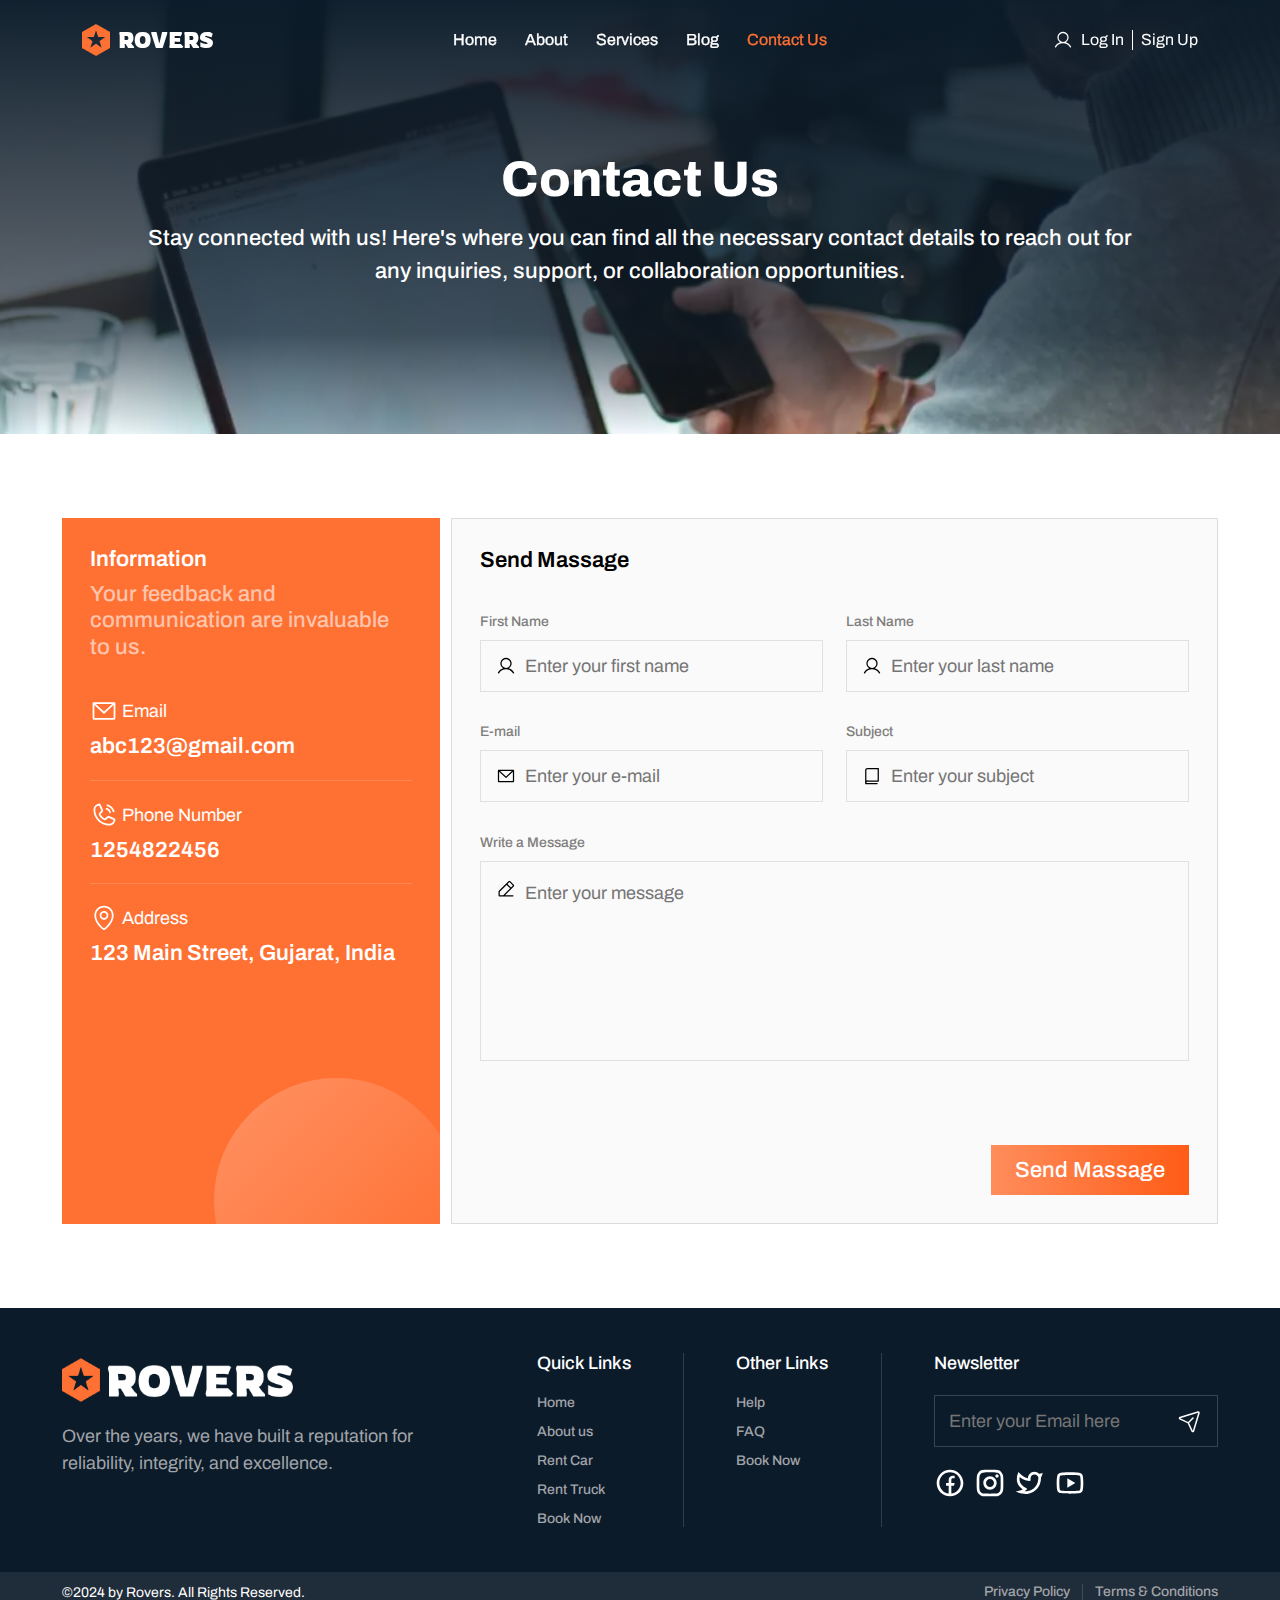
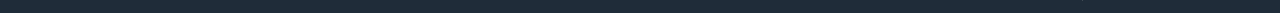
<file: rover/main/contact-us.html>
<!DOCTYPE html>
<html lang="en">
<head>
  <title>Contact Us || Rovers</title>

  <!-- Favicons Information -->
  <link rel="apple-touch-icon" sizes="60x60" href="./assets/images/favicons/apple-touch-icon.png" />
  <link rel="icon" type="image/png" sizes="32x32" href="./assets/images/favicons/favicon-32x32.png" />
  <link rel="icon" type="image/png" sizes="16x16" href="./assets/images/favicons/favicon-16x16.png" />
  <link rel="mask-icon" href="./assets/images/favicons/safari-pinned-tab.svg" color="#ff6a00" />
  <meta name="msapplication-TileColor" content="#ffffff" />
  <link rel="manifest" href="./site.webmanifest" />
  <meta name="theme-color" content="#ffffff" />

  <!-- Meta Information -->
  <meta charset="utf-8" />
  <meta name="viewport" content="width=device-width, height=device-height, initial-scale=1.0" />
  <meta property="og:title" content="Rovers" />
  <link rel="canonical" href="https://staging.whiteorangesoftware.com/theme-rovers/" />
  <meta property="og:url" content="https://staging.whiteorangesoftware.com/theme-rovers/" />
  <meta name="keywords" content="car rental, truck rental, affordable, reliable, book now, ui template kit,
      envato templates, rovers html templates, html, css, car and truck rent, rent service, layput responsive." />
  <meta name="description"
    content="Affordable and reliable car and truck rental services tailored to meet your transportation needs. Explore our wide range of vehicles, from compact cars to heavy-duty trucks, perfect for short-term or long-term use. Book now for the best deals and exceptional customer service!" />
  <meta property="og:description"
    content="Affordable and reliable car and truck rental services tailored to meet your transportation needs. Explore our wide range of vehicles, from compact cars to heavy-duty trucks, perfect for short-term or long-term use. Book now for the best deals and exceptional customer service!" />
  <meta property="og:image" content="https://staging.whiteorangesoftware.com/themeforest-assets/rover/01_preview.jpg" />
  <meta http-equiv="X-UA-Compatible" content="IE=edge,chrome=1" />
  <meta property="og:site_name" content="Rovers" />
  <meta property="og:type" content="website" />
  <meta name="format-detection" content="White orange software" />
  <meta name="author" content="White orange software" />

  <!-- Progressive web apps SEO -->
  <meta name="mobile-web-app-capable" content="yes" />
  <meta name="apple-mobile-web-app-capable" content="yes" />
  <meta name="apple-mobile-web-app-status-bar-style" content="black" />

  <link rel="stylesheet" href="./assets/css/style.css" />
</head>

<body>
  <!-- Header Start -->
  <header class="position-fixed w-100" id="header">
    <div class="container h-100">
      <div class="offcanvas-backdrop fade hide z-3"></div>
      <div class="d-grid header-container align-items-center justify-content-between position-relative">
        <a href="index.html"
          class="logo-wrapper d-flex align-items-center justify-content-start gap-sm text-decoration-none">
          <div>
            <img src="./assets/images/logo/logo.png" alt="logo" class="img-inherit radius-inherit" />
          </div>
          <h5 class="text-white lh-sm fw-bold font-secondary">ROVERS</h5>
        </a>

        <ul class="d-flex nav-list-link-wrapper align-items-center justify-content-between">
          <li>
            <a class="nav-list-link nav-link mb-0 d-flex" href="index.html">Home</a>
          </li>
          <li>
            <a class="nav-list-link nav-link mb-0 d-flex" href="about-us.html">About</a>
          </li>
          <li>
            <a class="nav-list-link nav-link mb-0 d-flex" href="services.html">Services</a>
          </li>
          <li>
            <a class="nav-list-link nav-link mb-0 d-flex" href="blog.html">Blog</a>
          </li>
          <li>
            <a class="nav-list-link nav-link mb-0 d-flex active" href="contact-us.html">Contact Us</a>
          </li>
        </ul>

        <div class="d-flex align-items-center gap-sm justify-content-end header-right-side">
          <a href="login.html" class="nav-link d-flex gap-md align-items-center">
            <i data-icon="user" class="d-block line-height-0"></i>
            <span class="d-none d-lg-block">Log In</span></a>
          <div class="vr opacity-100 bg-white"></div>
          <a href="sign-up.html" class="nav-link">
            <i data-icon="signup" class="d-block d-lg-none"></i>
            <span class="d-none d-lg-block">Sign Up</span></a>
          <button class="btn btn-primary hamburger z-999 d-md-none z-3">
            <svg class="w-100 h-100" width="100%" height="100%" viewBox="0 0 100 100">
              <path class="line"
                d="M 20,29.000046 H 80.000231 C 80.000231,29.000046 94.498839,28.817352 94.532987,66.711331 94.543142,77.980673 90.966081,81.670246 85.259173,81.668997 79.552261,81.667751 75.000211,74.999942 75.000211,74.999942 L 25.000021,25.000058">
              </path>
              <path class="line" d="M 20,50 H 80"></path>
              <path class="line"
                d="M 20,70.999954 H 80.000231 C 80.000231,70.999954 94.498839,71.182648 94.532987,33.288669 94.543142,22.019327 90.966081,18.329754 85.259173,18.331003 79.552261,18.332249 75.000211,25.000058 75.000211,25.000058 L 25.000021,74.999942">
              </path>
            </svg>
          </button>
        </div>
      </div>
    </div>
  </header>

  <!-- Header End -->

  <!-- Main Start -->
  <main>
    <!-- Sub Hero Section Start -->
    <section class="sub-hero-wrapper position-relative"
      style="--sub-hero-wrapper: url(../images/background/contact-us.webp)">
      <div class="container d-flex flex-column gap-16">
        <div class="sub-hero-title">
          <h2>Contact Us</h2>
          <p class="lh-base">
            Stay connected with us! Here's where you can find all the
            necessary contact details to reach out for any inquiries, support,
            or collaboration opportunities.
          </p>
        </div>
      </div>
    </section>
    <!-- Sub Hero Section End -->

    <!-- Contact Us Section Start -->
    <section class="section-pt">
      <div class="container">
        <div class="row">
          <div class="col-lg-4 order-1 order-lg-0">
            <div class="information-wrapper bg-orange h-100 position-relative overflow-hidden z-1">
              <div class="info-heading-card">
                <h5 class="info-card-title clr-white fw-semibold">
                  Information
                </h5>
                <p class="info-description h6 mb-0">
                  Your feedback and communication are invaluable to us.
                </p>
              </div>
              <div class="contact-info-wrap">
                <div class="contact-info-card">
                  <div class="info-label clr-white d-flex align-items-center">
                    <span data-icon="email"
                      class="info-icon d-flex justify-content-center align-items-center me-2"></span>
                    <span class="p-lg lh-1">Email</span>
                  </div>
                  <a href="mailto:abc123@gmail.com"
                    class="clr-white text-decoration-none h6 fw-semibold">abc123@gmail.com</a>
                </div>
                <div class="contact-info-card">
                  <div class="info-label clr-white d-flex align-items-center">
                    <span data-icon="phone"
                      class="info-icon d-flex justify-content-center align-items-center me-2"></span>
                    <span class="p-lg lh-1">Phone Number</span>
                  </div>
                  <a href="tel:1254822456" class="clr-white text-decoration-none h6 fw-semibold">1254822456</a>
                </div>
                <div class="contact-info-card">
                  <div class="info-label clr-white d-flex align-items-center">
                    <span data-icon="map"
                      class="info-icon d-flex justify-content-center align-items-center me-2"></span>
                    <span class="p-lg lh-1">Address</span>
                  </div>
                  <a href="https://maps.app.goo.gl/KCtZtwGbLY5rM5jA6" target="_blank"
                    class="clr-white text-decoration-none h6 fw-semibold">123 Main Street, Gujarat, India</a>
                </div>
              </div>
            </div>
          </div>
          <div class="col-lg-8">
            <div class="send-message-wrapper bg-gray">
              <div class="send-message-title-card">
                <h5 class="fw-semibold">Send Massage</h5>
              </div>
              <div class="form-details-wrapper">
                <form>
                  <div class="contact-input-wrapper d-grid section-mb">
                    <div class="contact-input-card">
                      <label for="firstName" class="contact-input-label clr-text-gray fw-medium d-block">First
                        Name</label>
                      <div class="contact-input-card position-relative">
                        <input type="text" id="firstName" placeholder="Enter your first name" class="contact-input" />
                        <div class="contact-icon-card position-absolute">
                          <span class="contact-icon d-flex justify-content-center align-items-center"
                            data-icon="user"></span>
                        </div>
                      </div>
                    </div>
                    <div class="contact-input-card">
                      <label for="lastName" class="contact-input-label clr-text-gray fw-medium d-block">Last
                        Name</label>
                      <div class="contact-input-card position-relative">
                        <input type="text" id="lastName" placeholder="Enter your last name" class="contact-input" />
                        <div class="contact-icon-card position-absolute">
                          <span class="contact-icon d-flex justify-content-center align-items-center"
                            data-icon="user"></span>
                        </div>
                      </div>
                    </div>
                    <div class="contact-input-card">
                      <label for="UserEmail" class="contact-input-label clr-text-gray fw-medium d-block">E-mail</label>
                      <div class="contact-input-card position-relative">
                        <input type="email" id="UserEmail" placeholder="Enter your e-mail" class="contact-input" />
                        <div class="contact-icon-card position-absolute">
                          <span class="contact-icon d-flex justify-content-center align-items-center"
                            data-icon="email"></span>
                        </div>
                      </div>
                    </div>
                    <div class="contact-input-card">
                      <label for="subject" class="contact-input-label clr-text-gray fw-medium d-block">Subject</label>
                      <div class="contact-input-card position-relative">
                        <input type="text" id="subject" placeholder="Enter your subject" class="contact-input" />
                        <div class="contact-icon-card position-absolute">
                          <span class="contact-icon d-flex justify-content-center align-items-center"
                            data-icon="book"></span>
                        </div>
                      </div>
                    </div>
                    <div class="contact-input-card contact-textarea-card">
                      <label for="messageTextarea" class="contact-input-label clr-text-gray fw-medium d-block">Write a
                        Message</label>
                      <div class="contact-input-card position-relative">
                        <div>
                          <textarea id="messageTextarea" placeholder="Enter your message"
                            class="contact-textarea"></textarea>
                        </div>
                        <div class="contact-icon-card position-absolute">
                          <span class="contact-icon d-flex justify-content-center align-items-center"
                            data-icon="pencil"></span>
                        </div>
                      </div>
                    </div>
                  </div>
                  <button class="btn btn-primary ms-auto">
                    Send Massage
                  </button>
                </form>
              </div>
            </div>
          </div>
        </div>
      </div>
    </section>
    <!-- Contact Us Section End -->
  </main>
  <!-- Main End -->

  <!-- Footer Start -->
  <footer class="section-mt bg-blue clr-link">
    <div class="container">
      <div class="footer-top-wrapper d-grid">
        <div class="footer-top-wrapper-left d-flex flex-column gap-xl">
          <a href="index.html" class="footer-logo-wrapper">
            <img src="./assets/images/logo/full-logo.png" alt="footer-logo" class="img-fluid" />
          </a>
          <p class="clr-link p-lg lh-base">
            Over the years, we have built a reputation for reliability,
            integrity, and excellence.
          </p>
        </div>
        <div class="d-flex align-items-start justify-content-between gap-2xl flex-wrap footer-top-wrapper-right">
          <div class="d-flex flex-column gap-2xl">
            <h2 class="p-lg text-white">Quick Links</h2>
            <div class="d-flex flex-column gap-lg">
              <a href="index.html" class="link p">Home</a>
              <a href="about-us.html" class="link p">About us</a>
              <a href="javascript:void(0);" class="link p">Rent Car</a>
              <a href="javascript:void(0);" class="link p">Rent Truck</a>
              <a href="available-car.html" class="link p">Book Now</a>
            </div>
          </div>
          <div class="vr"></div>
          <div class="d-flex flex-column gap-2xl">
            <h2 class="p-lg text-white">Other Links</h2>
            <div class="d-flex flex-column gap-lg">
              <a href="javascript:void(0);" class="link p">Help</a>
              <a href="javascript:void(0);" class="link p">FAQ</a>
              <a href="available-car.html" class="link p">Book Now</a>
            </div>
          </div>
          <div class="vr"></div>
          <div class="d-flex flex-column gap-2xl">
            <h2 class="p-lg text-white">Newsletter</h2>
            <div class="d-flex flex-column gap-2xl">
              <div class="contact-input-card footer-email position-relative">
                <input type="email" id="footerEmail" placeholder="Enter your Email here" class="contact-input" />
                <a class="send-icon translate-middle-y top-50 position-absolute" data-icon="send"></a>
              </div>
              <div class="social-icons-wapper">
                <a href="https://www.facebook.com/" target="_blank" class="social-icons">
                  <i data-icon="facebook"></i>
                </a>
                <a href="https://www.instagram.com" target="_blank" class="social-icons">
                  <i data-icon="instagram"></i>
                </a>
                <a href="https://www.x.com" target="_blank" class="social-icons">
                  <i data-icon="x"></i>
                </a>
                <a href="https://www.youtube.com/" target="_blank" class="social-icons">
                  <i data-icon="youttube"></i>
                </a>
              </div>
            </div>
          </div>
        </div>
      </div>
    </div>
    <div class="sub-footer">
      <div class="container">
        <div class="d-flex align-items-center justify-content-between gap-4 sub-footer-content">
          <p class="text-white">©2024 by Rovers. All Rights Reserved.</p>
          <div class="d-flex gap-lg align-items-center justify-content-center flex-wrap">
            <a href="javascipt:void(0);" class="link p">Privacy Policy</a>
            <div class="vr"></div>
            <a href="javascipt:void(0);" class="link p">Terms & Conditions</a>
          </div>
        </div>
      </div>
    </div>
  </footer>
  <!-- Footer End -->

  <!-- Script Start -->
  <script src="./assets/js/bootstrap.min.js"></script>
  <script src="./assets/js/svg.js"></script>
  <script src="./assets/js/custom.js"></script>
  <!-- Script End -->
</body>
</html>
</file>
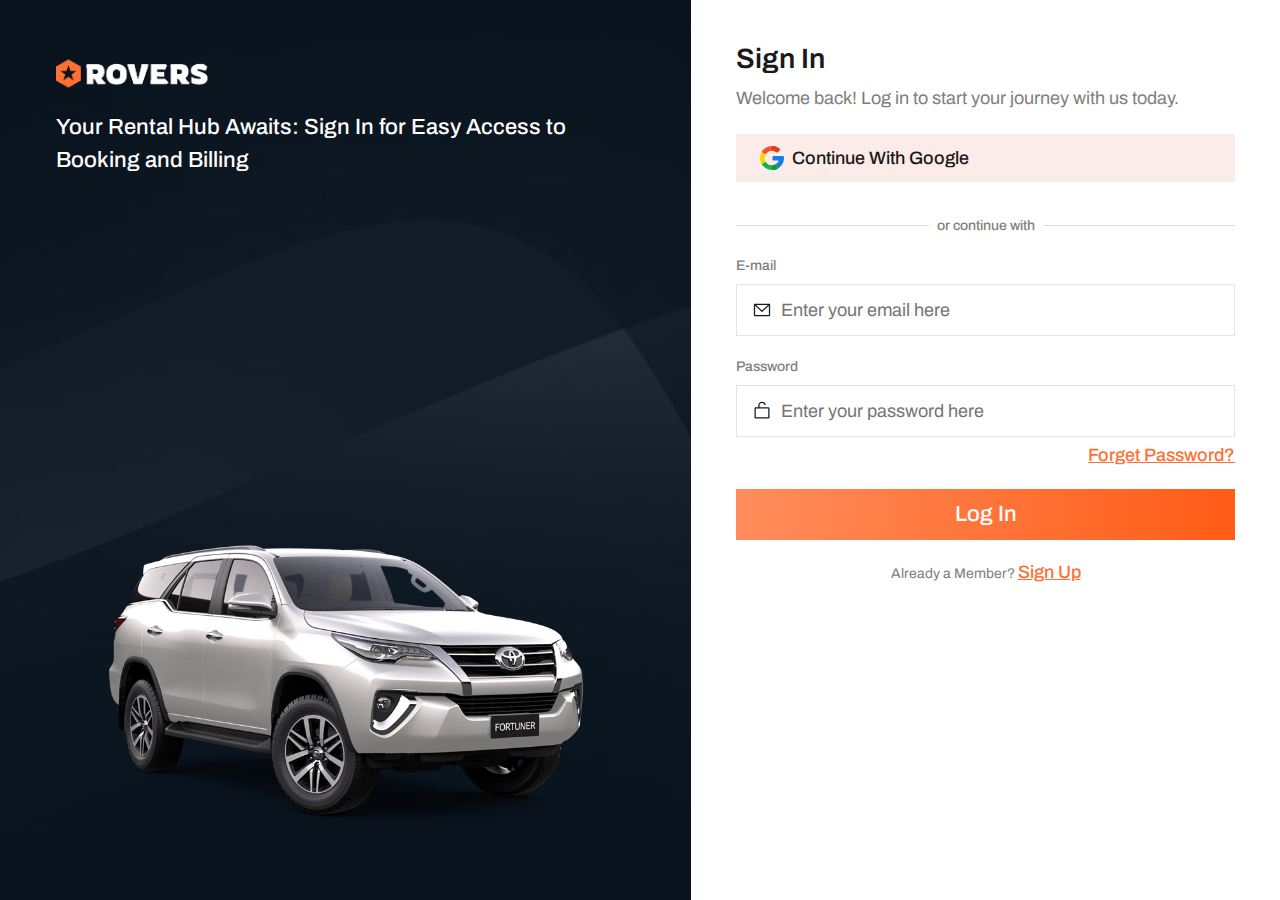
<file: rover/main/login.html>
<!DOCTYPE html>
<html lang="en">
<head>
  <title>Login || Rovers</title>

  <!-- Favicons Information -->
  <link rel="apple-touch-icon" sizes="152x152" href="./assets/images/favicons/apple-touch-icon.png" />
  <link rel="icon" type="image/png" sizes="32x32" href="./assets/images/favicons/favicon-32x32.png" />
  <link rel="icon" type="image/png" sizes="16x16" href="./assets/images/favicons/favicon-16x16.png" />
  <link rel="mask-icon" href="./assets/images/favicons/safari-pinned-tab.svg" color="#ff7030" />
  <meta name="msapplication-TileColor" content="#ffffff" />
  <link rel="manifest" href="./site.webmanifest" />
  <meta name="theme-color" content="#ffffff" />

  <!-- Meta Information -->
  <meta charset="utf-8" />
  <meta name="viewport" content="width=device-width, height=device-height, initial-scale=1.0" />
  <meta property="og:title" content="Rovers" />
  <link rel="canonical" href="https://staging.whiteorangesoftware.com/theme-rovers/" />
  <meta property="og:url" content="https://staging.whiteorangesoftware.com/theme-rovers/" />
  <meta name="keywords" content="car rental, truck rental, affordable, reliable, book now, ui template kit,
          envato templates, rovers html templates, html, css, car and truck rent, rent service, layput responsive." />
  <meta name="description"
    content="Affordable and reliable car and truck rental services tailored to meet your transportation needs. Explore our wide range of vehicles, from compact cars to heavy-duty trucks, perfect for short-term or long-term use. Book now for the best deals and exceptional customer service!" />
  <meta property="og:description"
    content="Affordable and reliable car and truck rental services tailored to meet your transportation needs. Explore our wide range of vehicles, from compact cars to heavy-duty trucks, perfect for short-term or long-term use. Book now for the best deals and exceptional customer service!" />
  <meta property="og:image" content="https://staging.whiteorangesoftware.com/themeforest-assets/rover/01_preview.jpg" />
  <meta http-equiv="X-UA-Compatible" content="IE=edge,chrome=1" />
  <meta property="og:site_name" content="Rovers" />
  <meta property="og:type" content="website" />
  <meta name="format-detection" content="White orange software" />
  <meta name="author" content="White orange software" />

  <!-- Progressive web apps SEO -->
  <meta name="mobile-web-app-capable" content="yes" />
  <meta name="apple-mobile-web-app-capable" content="yes" />
  <meta name="apple-mobile-web-app-status-bar-style" content="black" />

  <link rel="stylesheet" href="assets/css/style.css" />
</head>

<body>
  <!-- Main Start -->
  <main class="">
    <div class="d-grid authentication-layout-wrapper vh-100 text-white">
      <div class="authentication-layout-left d-flex flex-column">
        <div class="authentication-layout-left-content d-flex flex-column">
          <div class="authentication-logo-wrapper">
            <img src="./assets/images/logo/full-logo.png" alt="logo" class="img-fulid" />
          </div>
          <p class="h6 fw-medium lh-base">
            Your Rental Hub Awaits: Sign In for Easy Access to Booking and
            Billing
          </p>
        </div>
        <div class="mt-auto authentication-layout-left-fortuner">
          <img class="img-fluid" src="assets/images/cars/fortuner-authentication.png" alt="fortuner" />
        </div>
      </div>
      <div class="authentication-layout-right">
        <div class="authentication-layout-right-top d-flex flex-column">
          <div class="d-flex flex-column gap-lg">
            <h2 class="clr-text-black fw-semibold lh-1 h4">Sign In</h2>
            <p class="clr-text-gray p-lg fw-normal lh-base">
              Welcome back! Log in to start your journey with us today.
            </p>
          </div>
          <div>
            <a href="https://www.google.com/" target="_blank"
              class="btn btn-primary gap-sm w-100 justify-content-start custom-google-btn clr-text-black lh-1 p-lg">
              <i data-icon="google"></i> Continue with Google
            </a>
          </div>
        </div>
        <div class="authentication-layout-right-bottom d-flex flex-column">
          <div class="d-grid authentication-layout-right-bottom-top gap-sm">
            <hr />
            <p class="clr-text-gray fw-medium lh-1">or continue with</p>
            <hr />
          </div>
          <form>
            <div class="d-flex flex-column gap-2xl">
              <div class="contact-input-card">
                <label for="loginEmail" class="contact-input-label clr-text-gray fw-medium d-block">E-mail</label>
                <div class="contact-input-card position-relative">
                  <input type="email" id="loginEmail" placeholder="Enter your email here" class="contact-input p-lg" />
                  <div class="contact-icon-card position-absolute">
                    <span class="contact-icon clr-text-black d-flex justify-content-center align-items-center"
                      data-icon="email"></span>
                  </div>
                </div>
              </div>
              <div class="contact-input-card">
                <label for="loginPassword" class="contact-input-label clr-text-gray fw-medium d-block">Password</label>
                <div class="contact-input-card position-relative">
                  <input type="password" id="loginPassword" placeholder="Enter your password here"
                    class="contact-input p-lg" />
                  <div class="contact-icon-card position-absolute">
                    <span class="contact-icon d-flex justify-content-center align-items-center"
                      data-icon="password"></span>
                  </div>
                </div>
              </div>
            </div>
            <div class="d-flex align-items-center justify-content-end authentication-forgot-link">
              <a href="javascript:void(0);" class="">Forget Password?</a>
            </div>
            <a href="index.html" class="btn btn-primary w-100 authentication-submit-button">
              Log In
            </a>
          </form>
          <div class="text-center">
            <p class="clr-text-gray">
              Already a Member? <a href="sign-up.html">Sign Up</a>
            </p>
          </div>
        </div>
      </div>
    </div>
  </main>
  <!-- Main End -->

  <!-- Script Start -->
  <script src="assets/js/bootstrap.min.js"></script>
  <script src="assets/js/svg.js"></script>
  <script src="assets/js/custom.js"></script>
  <!-- Script End -->
</body>
</html>
</file>
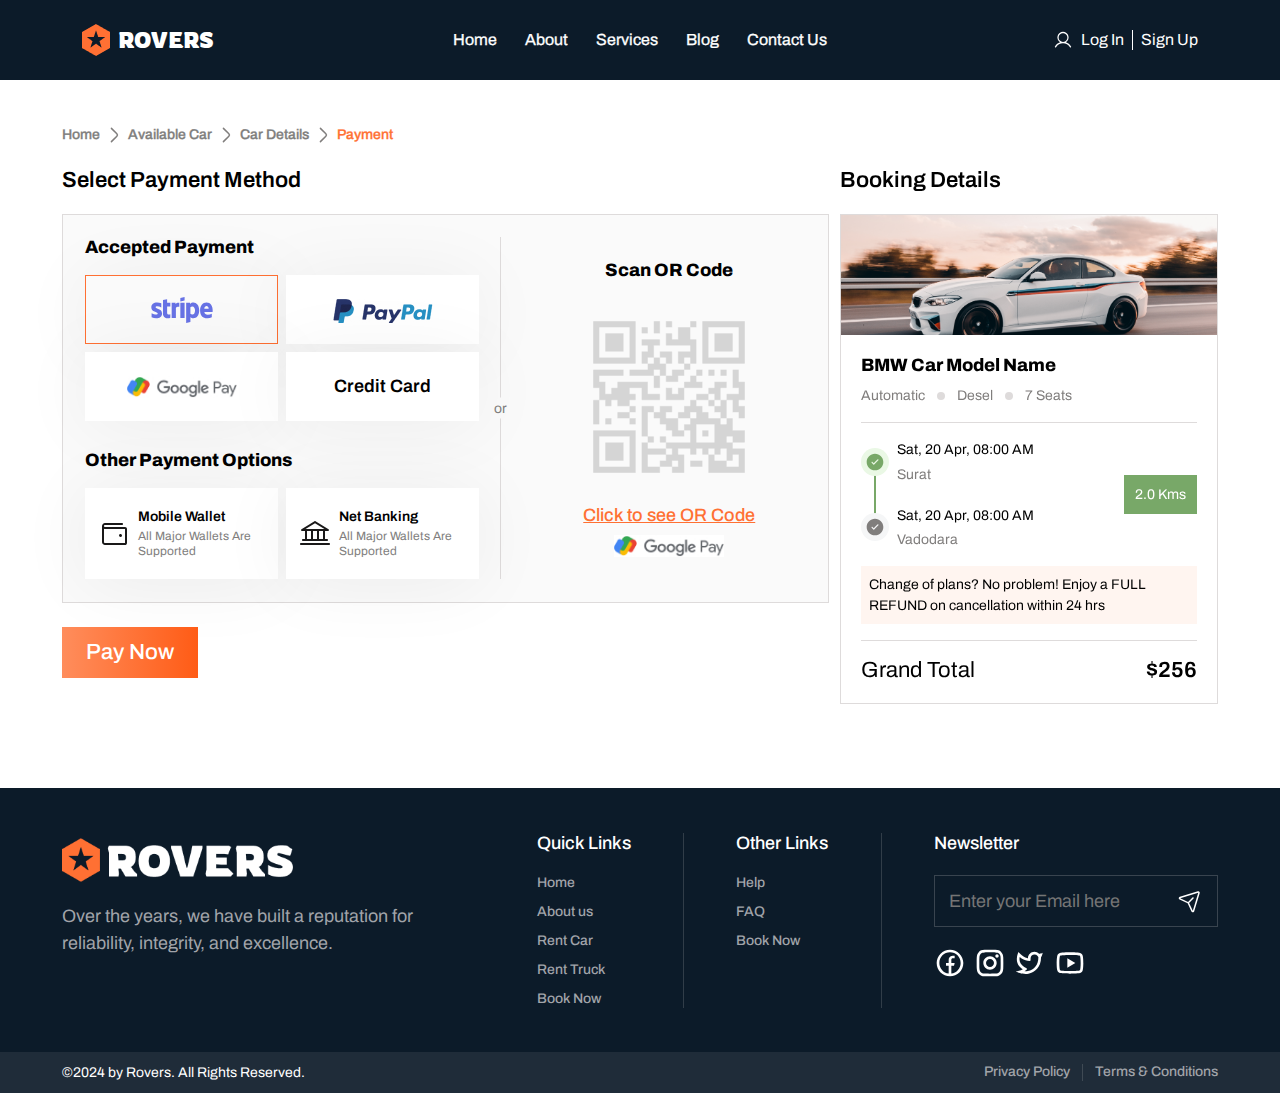
<file: rover/main/payment.html>
<!DOCTYPE html>
<html lang="en">
<head>
  <title>Payment || Rovers</title>

  <!-- Favicons Information -->
  <link rel="apple-touch-icon" sizes="60x60" href="./assets/images/favicons/apple-touch-icon.png" />
  <link rel="icon" type="image/png" sizes="32x32" href="./assets/images/favicons/favicon-32x32.png" />
  <link rel="icon" type="image/png" sizes="16x16" href="./assets/images/favicons/favicon-16x16.png" />
  <link rel="mask-icon" href="./assets/images/favicons/safari-pinned-tab.svg" color="#ff6a00" />
  <meta name="msapplication-TileColor" content="#ffffff" />
  <link rel="manifest" href="./site.webmanifest" />
  <meta name="theme-color" content="#ffffff" />

  <!-- Meta Information -->
  <meta charset="utf-8" />
  <meta name="viewport" content="width=device-width, height=device-height, initial-scale=1.0" />
  <meta property="og:title" content="Rovers" />
  <link rel="canonical" href="https://staging.whiteorangesoftware.com/theme-rovers/" />
  <meta property="og:url" content="https://staging.whiteorangesoftware.com/theme-rovers/" />
  <meta name="keywords" content="car rental, truck rental, affordable, reliable, book now, ui template kit,
      envato templates, rovers html templates, html, css, car and truck rent, rent service, layput responsive." />
  <meta name="description"
    content="Affordable and reliable car and truck rental services tailored to meet your transportation needs. Explore our wide range of vehicles, from compact cars to heavy-duty trucks, perfect for short-term or long-term use. Book now for the best deals and exceptional customer service!" />
  <meta property="og:description"
    content="Affordable and reliable car and truck rental services tailored to meet your transportation needs. Explore our wide range of vehicles, from compact cars to heavy-duty trucks, perfect for short-term or long-term use. Book now for the best deals and exceptional customer service!" />
  <meta property="og:image" content="https://staging.whiteorangesoftware.com/themeforest-assets/rover/01_preview.jpg" />
  <meta http-equiv="X-UA-Compatible" content="IE=edge,chrome=1" />
  <meta property="og:site_name" content="Rovers" />
  <meta property="og:type" content="website" />
  <meta name="format-detection" content="White orange software" />
  <meta name="author" content="White orange software" />

  <!-- Progressive web apps SEO -->
  <meta name="mobile-web-app-capable" content="yes" />
  <meta name="apple-mobile-web-app-capable" content="yes" />
  <meta name="apple-mobile-web-app-status-bar-style" content="black" />

  <link rel="stylesheet" href="assets/css/style.css" />
</head>

<body>
  <!-- Header Start -->
  <header class="position-fixed w-100 bg-blue" id="header">
    <div class="container h-100">
      <div class="offcanvas-backdrop fade hide z-3"></div>
      <div class="d-grid header-container align-items-center justify-content-between position-relative">
        <a href="index.html"
          class="logo-wrapper d-flex align-items-center justify-content-start gap-sm text-decoration-none">
          <div>
            <img src="./assets/images/logo/logo.png" alt="logo" class="img-inherit radius-inherit" />
          </div>
          <h5 class="text-white lh-sm fw-bold font-secondary">ROVERS</h5>
        </a>

        <ul class="d-flex nav-list-link-wrapper align-items-center justify-content-between">
          <li>
            <a class="nav-list-link nav-link mb-0 d-flex" href="index.html">Home</a>
          </li>
          <li>
            <a class="nav-list-link nav-link mb-0 d-flex" href="about-us.html">About</a>
          </li>
          <li>
            <a class="nav-list-link nav-link mb-0 d-flex" href="services.html">Services</a>
          </li>
          <li>
            <a class="nav-list-link nav-link mb-0 d-flex" href="blog.html">Blog</a>
          </li>
          <li>
            <a class="nav-list-link nav-link mb-0 d-flex" href="contact-us.html">Contact Us</a>
          </li>
        </ul>

        <div class="d-flex align-items-center gap-sm justify-content-end header-right-side">
          <a href="login.html" class="nav-link d-flex gap-md align-items-center">
            <i data-icon="user" class="d-block line-height-0"></i>
            <span class="d-none d-lg-block">Log In</span></a>
          <div class="vr opacity-100 bg-white"></div>
          <a href="sign-up.html" class="nav-link">
            <i data-icon="signup" class="d-block d-lg-none"></i>
            <span class="d-none d-lg-block">Sign Up</span></a>
          <button class="btn btn-primary hamburger z-999 d-md-none z-3">
            <svg class="w-100 h-100" width="100%" height="100%" viewBox="0 0 100 100">
              <path class="line"
                d="M 20,29.000046 H 80.000231 C 80.000231,29.000046 94.498839,28.817352 94.532987,66.711331 94.543142,77.980673 90.966081,81.670246 85.259173,81.668997 79.552261,81.667751 75.000211,74.999942 75.000211,74.999942 L 25.000021,25.000058">
              </path>
              <path class="line" d="M 20,50 H 80"></path>
              <path class="line"
                d="M 20,70.999954 H 80.000231 C 80.000231,70.999954 94.498839,71.182648 94.532987,33.288669 94.543142,22.019327 90.966081,18.329754 85.259173,18.331003 79.552261,18.332249 75.000211,25.000058 75.000211,25.000058 L 25.000021,74.999942">
              </path>
            </svg>
          </button>
        </div>
      </div>
    </div>
  </header>
  <!-- Header End -->

  <!-- Main Start -->
  <main>
    <section class="car-details-section">
      <div class="container">
        <div class="row">
          <div class="col-12">
            <div class="car-details-breadcrumb">
              <nav aria-label="breadcrumb">
                <ol class="breadcrumb">
                  <li class="breadcrumb-item"><a href="index.html">Home</a></li>
                  <li class="breadcrumb-item">
                    <a href="available-car.html">Available Car</a>
                  </li>
                  <li class="breadcrumb-item">
                    <a href="car-details.html">Car Details</a>
                  </li>
                  <li class="breadcrumb-item active" aria-current="page">
                    Payment
                  </li>
                </ol>
              </nav>
            </div>
          </div>
          <div class="col-lg-8 order-1 order-lg-0">
            <div class="select-payment-method-wrapper">
              <h5 class="select-payment-method-title fw-semibold">Select Payment Method</h5>
              <div class="select-payment-method-types-wrapper bg-gray">
                <div class="row align-items-center">
                  <div class="col-lg-7">
                    <div class="accepted-payment-method-wrap d-grid position-relative">
                      <div>
                        <h6 class="accepted-payment-title p-lg fw-bold">Accepted Payment</h6>
                        <div class="payment-type-card d-grid">
                          <div class="h-100">
                            <input type="radio" class="btn-check" name="payment-type" id="paymentTypeOne" checked />
                            <label class="btn btn-checkbox w-100 h-100" for="paymentTypeOne">
                              <span class="payment-method-type-img-card d-block">
                                <img src="./assets/images/logo/stripe.svg" alt="stripe" class="img-fluid">
                              </span>
                            </label>
                          </div>
                          <div class="h-100">
                            <input type="radio" class="btn-check" name="payment-type" id="paymentTypeTwo" />
                            <label class="btn btn-checkbox w-100 h-100" for="paymentTypeTwo">
                              <span class="payment-method-type-img-card d-block">
                                <img src="./assets/images/logo/paypal.jpg" alt="paypal" class="img-fluid">
                              </span>
                            </label>
                          </div>
                          <div class="h-100">
                            <input type="radio" class="btn-check" name="payment-type" id="paymentTypeThree" />
                            <label class="btn btn-checkbox w-100 h-100" for="paymentTypeThree">
                              <span class="payment-method-type-img-card d-block">
                                <img src="./assets/images/logo/google-pay.jpg" alt="google pay" class="img-fluid">
                              </span>
                            </label>
                          </div>
                          <div class="h-100">
                            <input type="radio" class="btn-check" name="payment-type" id="paymentTypeFour" />
                            <label class="btn btn-checkbox w-100 h-100" for="paymentTypeFour">
                              <span class=" p-lg fw-semibold d-flex justify-content-center align-items-center">
                                Credit Card
                              </span>
                            </label>
                          </div>
                        </div>
                      </div>
                      <div class="other-payment-method-wrap">
                        <h6 class="accepted-payment-title p-lg fw-bold">Other Payment Options</h6>
                        <div class="payment-type-card d-grid">
                          <div>
                            <input type="radio" class="btn-check" name="payment-type" id="mobileWallet" />
                            <label class="btn btn-checkbox w-100 gap-sm justify-content-start text-start"
                              for="mobileWallet">
                              <span data-icon="wallet"
                                class="icon-lg d-flex justify-content-center align-items-center"></span>
                              <span class="d-block">
                                <span class="p fw-semibold d-block mb-2">Mobile Wallet</span>
                                <span class="clr-text-gray p-sm fw-normal d-block">All major wallets are
                                  supported</span>
                              </span>
                            </label>
                          </div>
                          <div>
                            <input type="radio" class="btn-check" name="payment-type" id="netBanking" />
                            <label class="btn btn-checkbox w-100 gap-sm justify-content-start text-start"
                              for="netBanking">
                              <span data-icon="bank"
                                class="icon-lg d-flex justify-content-center align-items-center"></span>
                              <span>
                                <span class="d-block">
                                  <span class="p fw-semibold d-block mb-2">Net Banking</span>
                                  <span class="clr-text-gray p-sm fw-normal d-block">All major wallets are
                                    supported</span>
                                </span>
                              </span>
                            </label>
                          </div>
                        </div>
                      </div>
                    </div>
                  </div>
                  <div class="col-lg-5">
                    <div class="qr-code-scan-wrapper d-flex flex-column align-items-center justify-content-center">
                      <h6 class="accepted-payment-title p-lg fw-bold">Scan OR Code</h6>
                      <div class="d-grid gap-md">
                        <div class="qr-code-img-card w-100">
                          <img src="./assets/images/icons/qr-code.png" alt="qr code"
                            class="img-fluid object-fit-contain">
                        </div>
                        <a href="javascript:void(0)" class="text-center">Click to see OR Code</a>
                        <div class="payment-method-type-img-card mx-auto">
                          <img src="./assets/images/logo/google-pay.jpg" alt="google pay" class="img-fluid">
                        </div>
                      </div>
                    </div>
                  </div>
                </div>
              </div>
              <div class="d-flex justify-content-center justify-content-sm-start">
                <a
                href="index.html"
                class="btn btn-primary select-payment-btn">
                Pay Now
              </a>
              </div>
            </div>
          </div>
          <div class="col-lg-4">
            <div class="booking-details-wrapper sticky-top z-1">
              <h5 class="select-payment-method-title fw-semibold">Booking Details</h5>
              <div class="booking-details-card">
                <div class="booking-details-img-card ratio">
                  <img src="./assets/images/cars/blog-img-1.png" alt="car" class="img-fluid object-fit-cover">
                </div>
                <div class="booking-details-content-card">
                  <div class="car-model-content-card">
                    <h6 class="car-model-title p-lg fw-bold">BMW Car Model Name</h6>
                    <div class="car-model-feature-card d-flex align-items-center">
                      <span class="car-model-feature clr-text-gray p fw-normal position-relative">Automatic</span>
                      <span class="car-model-feature clr-text-gray p fw-normal position-relative">Desel</span>
                      <span class="car-model-feature clr-text-gray p fw-normal position-relative">7 Seats</span>
                    </div>
                  </div>
                  <div class="car-tracking-details-wrap">
                    <div class="car-tracking-details-card d-flex align-items-center justify-content-between gap-md">
                      <div>
                        <div class="car-tracking-address active position-relative d-flex align-items-center gap-md">
                          <div
                            class="car-tracking-icon-card  d-flex justify-content-center align-items-center rounded-circle">
                            <span data-icon="roundTick"
                              class="contact-icon clr-text-gray d-flex justify-content-center align-items-center"></span>
                          </div>
                          <div>
                            <span class="p d-block mb-2">Sat, 20 Apr, 08:00 AM</span>
                            <span class="p clr-text-gray d-block">Surat</span>
                          </div>
                        </div>
                        <div class="car-tracking-address position-relative d-flex align-items-center gap-md">
                          <div
                            class="car-tracking-icon-card  d-flex justify-content-center align-items-center rounded-circle">
                            <span data-icon="roundTick"
                              class="contact-icon clr-text-gray d-flex justify-content-center align-items-center"></span>
                          </div>
                          <div>
                            <span class="p d-block mb-2">Sat, 20 Apr, 08:00 AM</span>
                            <span class="p clr-text-gray d-block">Vadodara</span>
                          </div>
                        </div>
                      </div>
                      <span class="car-distance d-inline-block clr-white p">2.0 Kms</span>
                    </div>
                    <span class="cancellation-label p d-block">Change of plans? No problem! Enjoy a
                      FULL REFUND
                      on cancellation within 24 hrs</span>
                  </div>
                  <div class="d-flex justify-content-between align-items-center gap-4">
                    <span class="h6 fw-normal">Grand Total</span>
                    <span class="h6 fw-semibold">$256</span>
                  </div>
                </div>
              </div>
            </div>
          </div>
        </div>
    </section>
  </main>
  <!-- Main End -->

  <!-- Footer Start -->
  <footer class="section-mt bg-blue clr-link">
    <div class="container">
      <div class="footer-top-wrapper d-grid">
        <div class="footer-top-wrapper-left d-flex flex-column gap-xl">
          <div class="footer-logo-wrapper">
            <img src="./assets/images/logo/full-logo.png" alt="footer-logo" class="img-fluid" />
          </div>
          <p class="clr-link p-lg lh-base">
            Over the years, we have built a reputation for reliability,
            integrity, and excellence.
          </p>
        </div>
        <div class="d-flex align-items-start justify-content-between gap-2xl flex-wrap footer-top-wrapper-right">
          <div class="d-flex flex-column gap-2xl">
            <h2 class="p-lg text-white">Quick Links</h2>
            <div class="d-flex flex-column gap-lg">
              <a href="index.html" class="link p">Home</a>
              <a href="about-us.html" class="link p">About us</a>
              <a href="javascript:void(0);" class="link p">Rent Car</a>
              <a href="javascript:void(0);" class="link p">Rent Truck</a>
              <a href="available-car.html" class="link p">Book Now</a>
            </div>
          </div>
          <div class="vr"></div>
          <div class="d-flex flex-column gap-2xl">
            <h2 class="p-lg text-white">Other Links</h2>
            <div class="d-flex flex-column gap-lg">
              <a href="javascript:void(0);" class="link p">Help</a>
              <a href="javascript:void(0);" class="link p">FAQ</a>
              <a href="available-car.html" class="link p">Book Now</a>
            </div>
          </div>
          <div class="vr"></div>
          <div class="d-flex flex-column gap-2xl">
            <h2 class="p-lg text-white">Newsletter</h2>
            <div class="d-flex flex-column gap-2xl">
              <div class="contact-input-card footer-email position-relative">
                <input type="email" id="footerEmail" placeholder="Enter your Email here" class="contact-input" />
                <a class="send-icon translate-middle-y top-50 position-absolute" data-icon="send"></a>
              </div>
              <div class="social-icons-wapper">
                <a href="https://www.facebook.com" target="_blank" class="social-icons">
                  <i data-icon="facebook"></i>
                </a>
                <a href="https://www.instagram.com" target="_blank" class="social-icons">
                  <i data-icon="instagram"></i>
                </a>
                <a href="https://www.x.com" target="_blank" class="social-icons">
                  <i data-icon="x"></i>
                </a>
                <a href="https://www.youtube.com/" target="_blank" class="social-icons">
                  <i data-icon="youttube"></i>
                </a>
              </div>
            </div>
          </div>
        </div>
      </div>
    </div>
    <div class="sub-footer">
      <div class="container">
        <div class="d-flex align-items-center justify-content-between gap-4 sub-footer-content">
          <p class="text-white">©2024 by Rovers. All Rights Reserved.</p>
          <div class="d-flex gap-lg align-items-center justify-content-center flex-wrap">
            <a href="javascipt:void(0);" class="link p">Privacy Policy</a>
            <div class="vr"></div>
            <a href="javascipt:void(0);" class="link p">Terms & Conditions</a>
          </div>
        </div>
      </div>
    </div>
  </footer>
  <!-- Footer End -->

  <!-- Script Start -->
  <script src="assets/js/bootstrap.min.js"></script>
  <script src="assets/js/svg.js"></script>
  <script src="assets/js/custom.js"></script>
  <!-- Script End -->
</body>
</html>
</file>
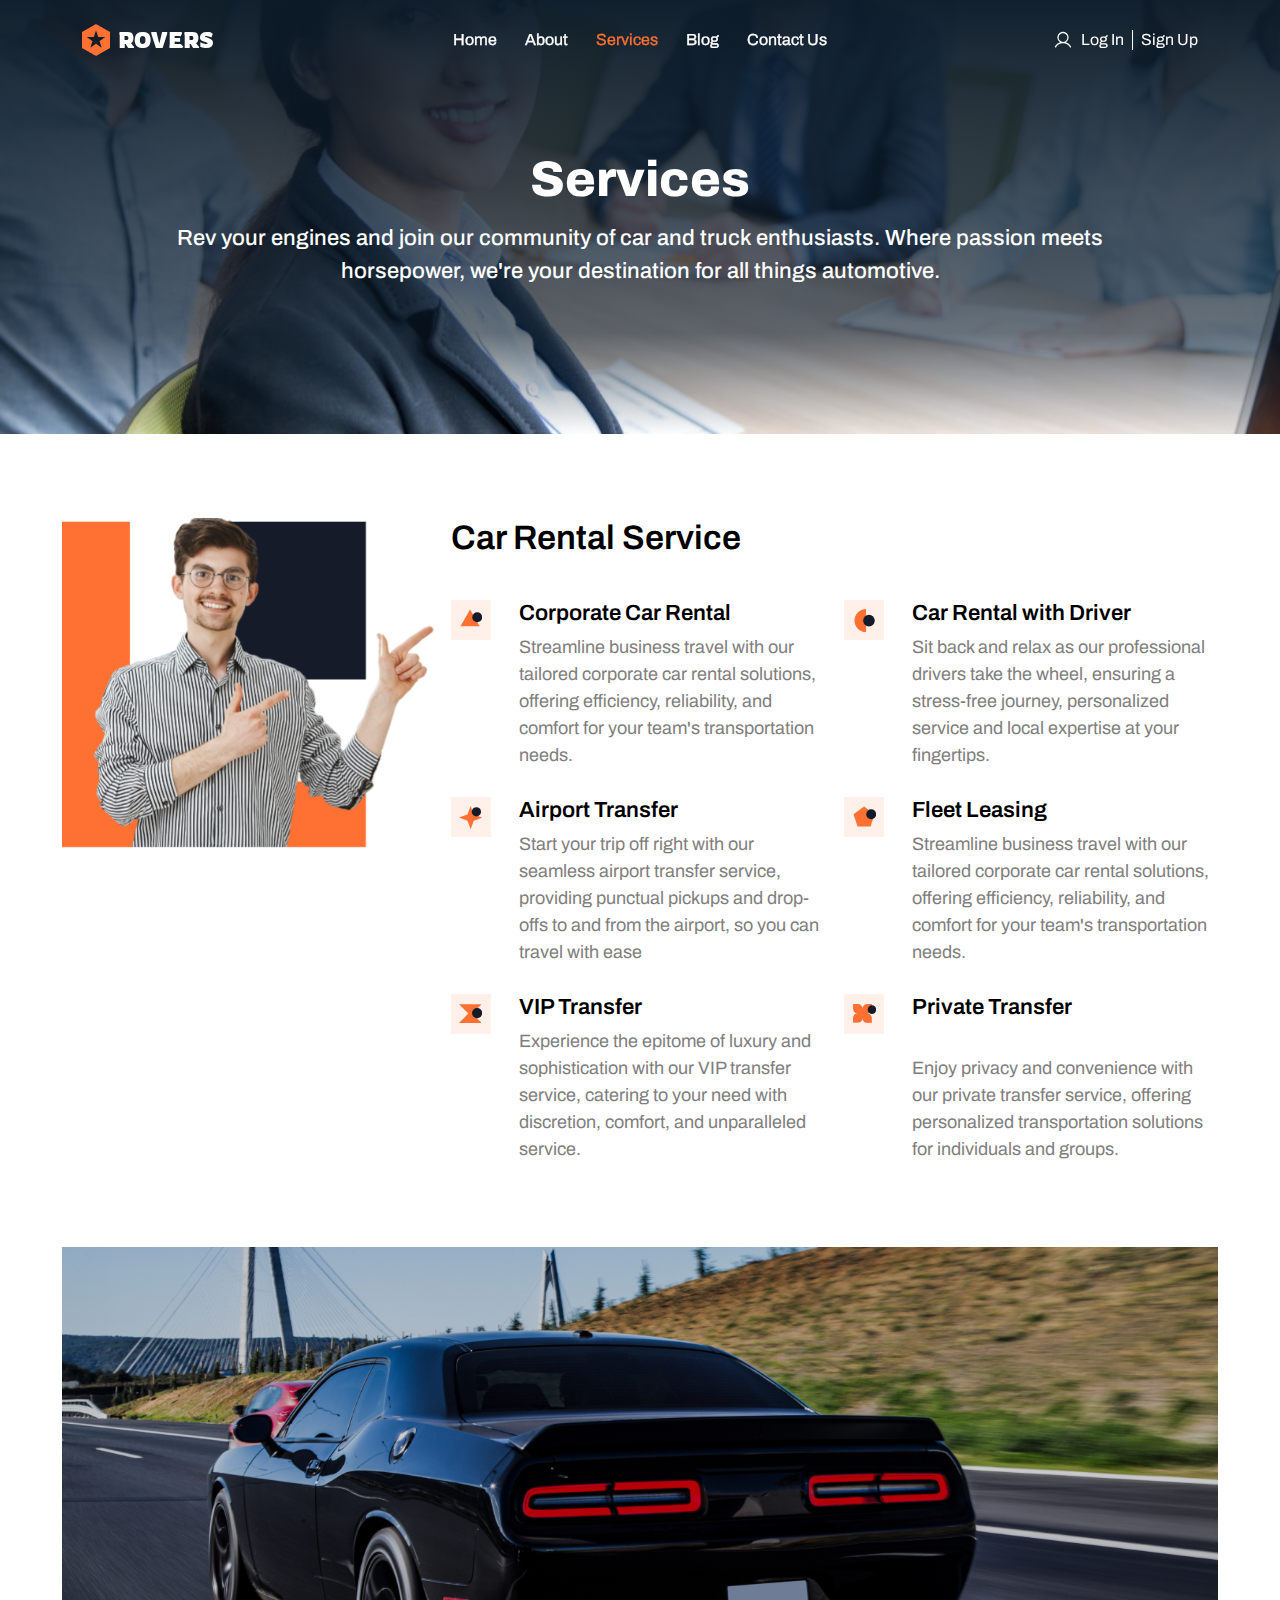
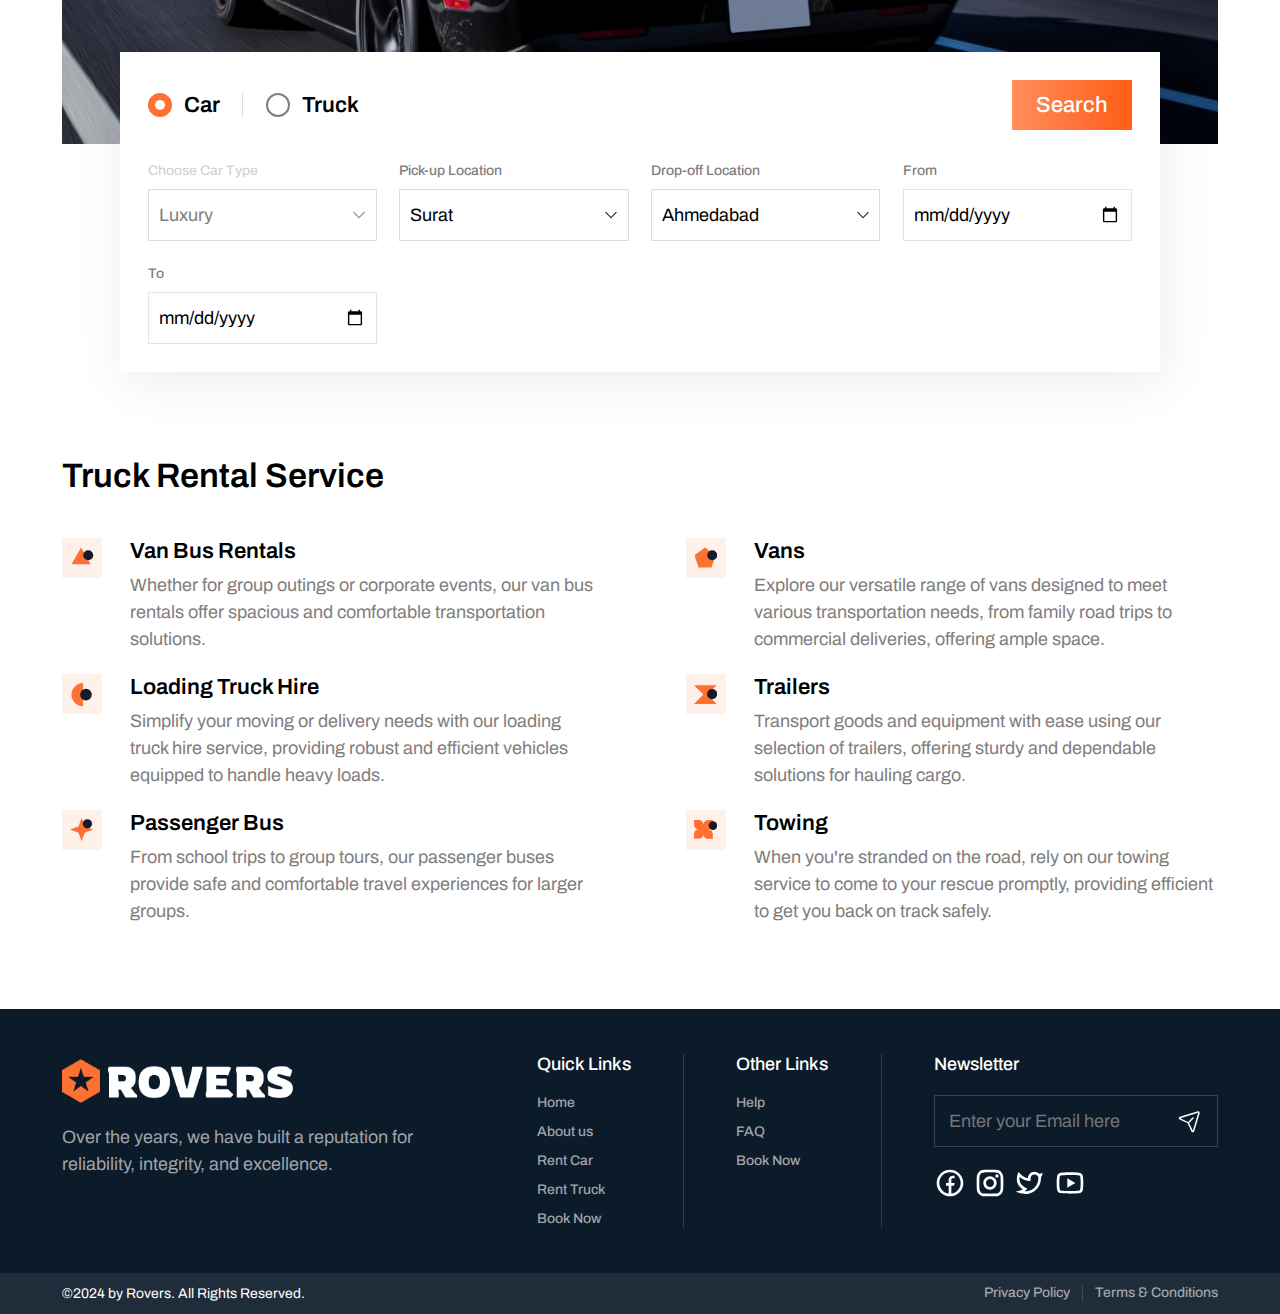
<file: rover/main/services.html>
<!DOCTYPE html>
<html lang="en">
<head>
  <title>Services || Rovers</title>

  <!-- Favicons Information -->
  <link rel="apple-touch-icon" sizes="60x60" href="./assets/images/favicons/apple-touch-icon.png" />
  <link rel="icon" type="image/png" sizes="32x32" href="./assets/images/favicons/favicon-32x32.png" />
  <link rel="icon" type="image/png" sizes="16x16" href="./assets/images/favicons/favicon-16x16.png" />
  <link rel="mask-icon" href="./assets/images/favicons/safari-pinned-tab.svg" color="#ff6a00" />
  <meta name="msapplication-TileColor" content="#ffffff" />
  <link rel="manifest" href="./site.webmanifest" />
  <meta name="theme-color" content="#ffffff" />

  <!-- Meta Information -->
  <meta charset="utf-8" />
  <meta name="viewport" content="width=device-width, height=device-height, initial-scale=1.0" />
  <meta property="og:title" content="Rovers" />
  <link rel="canonical" href="https://staging.whiteorangesoftware.com/theme-rovers/" />
  <meta property="og:url" content="https://staging.whiteorangesoftware.com/theme-rovers/" />
  <meta name="keywords" content="car rental, truck rental, affordable, reliable, book now, ui template kit,
      envato templates, rovers html templates, html, css, car and truck rent, rent service, layput responsive." />
  <meta name="description"
    content="Affordable and reliable car and truck rental services tailored to meet your transportation needs. Explore our wide range of vehicles, from compact cars to heavy-duty trucks, perfect for short-term or long-term use. Book now for the best deals and exceptional customer service!" />
  <meta property="og:description"
    content="Affordable and reliable car and truck rental services tailored to meet your transportation needs. Explore our wide range of vehicles, from compact cars to heavy-duty trucks, perfect for short-term or long-term use. Book now for the best deals and exceptional customer service!" />
  <meta property="og:image" content="https://staging.whiteorangesoftware.com/themeforest-assets/rover/01_preview.jpg" />
  <meta http-equiv="X-UA-Compatible" content="IE=edge,chrome=1" />
  <meta property="og:site_name" content="Rovers" />
  <meta property="og:type" content="website" />
  <meta name="format-detection" content="White orange software" />
  <meta name="author" content="White orange software" />

  <!-- Progressive web apps SEO -->
  <meta name="mobile-web-app-capable" content="yes" />
  <meta name="apple-mobile-web-app-capable" content="yes" />
  <meta name="apple-mobile-web-app-status-bar-style" content="black" />

  <link rel="stylesheet" href="./assets/css/style.css" />
</head>

<body>
  <!-- Header Start -->
  <header class="position-fixed w-100" id="header">
    <div class="container h-100">
      <div class="offcanvas-backdrop fade hide z-3"></div>
      <div class="d-grid header-container align-items-center justify-content-between position-relative">
        <a href="index.html"
          class="logo-wrapper d-flex align-items-center justify-content-start gap-sm text-decoration-none">
          <div>
            <img src="./assets/images/logo/logo.png" alt="logo" class="img-inherit radius-inherit" />
          </div>
          <h5 class="text-white lh-sm fw-bold font-secondary">ROVERS</h5>
        </a>

        <ul class="d-flex nav-list-link-wrapper align-items-center justify-content-between">
          <li>
            <a class="nav-list-link nav-link mb-0 d-flex" href="index.html">Home</a>
          </li>
          <li>
            <a class="nav-list-link nav-link mb-0 d-flex" href="about-us.html">About</a>
          </li>
          <li>
            <a class="nav-list-link nav-link mb-0 d-flex active" href="services.html">Services</a>
          </li>
          <li>
            <a class="nav-list-link nav-link mb-0 d-flex" href="blog.html">Blog</a>
          </li>
          <li>
            <a class="nav-list-link nav-link mb-0 d-flex" href="contact-us.html">Contact Us</a>
          </li>
        </ul>

        <div class="d-flex align-items-center gap-sm justify-content-end header-right-side">
          <a href="login.html" class="nav-link d-flex gap-md align-items-center">
            <i data-icon="user" class="d-block line-height-0"></i>
            <span class="d-none d-lg-block">Log In</span></a>
          <div class="vr opacity-100 bg-white"></div>
          <a href="sign-up.html" class="nav-link">
            <i data-icon="signup" class="d-block d-lg-none"></i>
            <span class="d-none d-lg-block">Sign Up</span></a>
          <button class="btn btn-primary hamburger z-999 d-md-none z-3">
            <svg class="w-100 h-100" width="100%" height="100%" viewBox="0 0 100 100">
              <path class="line"
                d="M 20,29.000046 H 80.000231 C 80.000231,29.000046 94.498839,28.817352 94.532987,66.711331 94.543142,77.980673 90.966081,81.670246 85.259173,81.668997 79.552261,81.667751 75.000211,74.999942 75.000211,74.999942 L 25.000021,25.000058">
              </path>
              <path class="line" d="M 20,50 H 80"></path>
              <path class="line"
                d="M 20,70.999954 H 80.000231 C 80.000231,70.999954 94.498839,71.182648 94.532987,33.288669 94.543142,22.019327 90.966081,18.329754 85.259173,18.331003 79.552261,18.332249 75.000211,25.000058 75.000211,25.000058 L 25.000021,74.999942">
              </path>
            </svg>
          </button>
        </div>
      </div>
    </div>
  </header>

  <!-- Header End -->

  <!-- Main Start -->
  <main>
    <!-- Sub Hero Section Start -->
    <section class="sub-hero-wrapper position-relative"
      style="--sub-hero-wrapper: url(../images/background/meeting-room.webp)">
      <div class="container d-flex flex-column gap-16">
        <div class="sub-hero-title">
          <h2>Services</h2>
          <p class="lh-base">
            Rev your engines and join our community of car and truck
            enthusiasts. Where passion meets horsepower, we're your
            destination for all things automotive.
          </p>
        </div>
      </div>
    </section>
    <!-- Sub Hero Section End -->

    <!-- Card Rental Service Section Start -->
    <section class="section-pt">
      <div class="container">
        <div class="row">
          <div class="col-10 col-sm-8 col-md-6 col-lg-4 mx-auto mx-lg-0 order-1 order-lg-0">
            <div class="car-rental-img-card ratio w-100 sticky-top z-1">
              <img src="./assets/images/cover/service-cover-img.png" alt="Car Rental Cover Img"
                class="w-100 h-100 object-fit-cover">
            </div>
          </div>
          <div class="col-12 col-lg-8">
            <h3 class="rental-service-title fw-semibold">Car Rental Service</h3>
            <div class="car-rental-services-card-wrapper d-grid">
              <div class="car-rental-service-card d-flex">
                <div class="car-rental-icon-card d-flex justify-content-center align-items-center flex-0-auto">
                  <span class="car-rental-icon d-flex justify-content-center align-items-center w-100 h-100"
                    data-icon="triangle"></span>
                </div>
                <div class="car-rental-service-content-card d-flex flex-column justify-content-between gap-3">
                  <h5 class="fw-semibold">Corporate Car Rental</h5>
                  <p class="clr-text-gray p-lg">Streamline business travel with our tailored corporate car rental
                    solutions, offering efficiency, reliability, and comfort for your team's transportation needs.</p>
                </div>
              </div>
              <div class="car-rental-service-card d-flex">
                <div class="car-rental-icon-card d-flex justify-content-center align-items-center flex-0-auto">
                  <span class="car-rental-icon d-flex justify-content-center align-items-center w-100 h-100"
                    data-icon="halfCircle"></span>
                </div>
                <div class="car-rental-service-content-card d-flex flex-column justify-content-between gap-3">
                  <h5 class="fw-semibold">Car Rental with Driver</h5>
                  <p class="clr-text-gray p-lg">Sit back and relax as our professional drivers take the wheel, ensuring
                    a stress-free journey, personalized service and local expertise at your fingertips.</p>
                </div>
              </div>
              <div class="car-rental-service-card d-flex">
                <div class="car-rental-icon-card d-flex justify-content-center align-items-center flex-0-auto">
                  <span class="car-rental-icon d-flex justify-content-center align-items-center w-100 h-100"
                    data-icon="fourStar"></span>
                </div>
                <div class="car-rental-service-content-card d-flex flex-column justify-content-between gap-3">
                  <h5 class="fw-semibold">Airport Transfer</h5>
                  <p class="clr-text-gray p-lg">Start your trip off right with our seamless airport transfer service,
                    providing punctual pickups and drop-offs to and from the airport, so you can travel with ease</p>
                </div>
              </div>
              <div class="car-rental-service-card d-flex">
                <div class="car-rental-icon-card d-flex justify-content-center align-items-center flex-0-auto">
                  <span class="car-rental-icon d-flex justify-content-center align-items-center w-100 h-100"
                    data-icon="pentagon"></span>
                </div>
                <div class="car-rental-service-content-card d-flex flex-column justify-content-between gap-3">
                  <h5 class="fw-semibold">Fleet Leasing</h5>
                  <p class="clr-text-gray p-lg">Streamline business travel with our tailored corporate car rental
                    solutions, offering efficiency, reliability, and comfort for your team's transportation needs.</p>
                </div>
              </div>
              <div class="car-rental-service-card d-flex">
                <div class="car-rental-icon-card d-flex justify-content-center align-items-center flex-0-auto">
                  <span class="car-rental-icon d-flex justify-content-center align-items-center w-100 h-100"
                    data-icon="hourGlass"></span>
                </div>
                <div class="car-rental-service-content-card d-flex flex-column justify-content-between gap-3">
                  <h5 class="fw-semibold">VIP Transfer</h5>
                  <p class="clr-text-gray p-lg">Experience the epitome of luxury and sophistication with our VIP
                    transfer service, catering to your need with discretion, comfort, and unparalleled service.</p>
                </div>
              </div>
              <div class="car-rental-service-card d-flex">
                <div class="car-rental-icon-card d-flex justify-content-center align-items-center flex-0-auto">
                  <span class="car-rental-icon d-flex justify-content-center align-items-center w-100 h-100"
                    data-icon="flower"></span>
                </div>
                <div class="car-rental-service-content-card d-flex flex-column justify-content-between gap-3">
                  <h5 class="fw-semibold">Private Transfer</h5>
                  <p class="clr-text-gray p-lg">Enjoy privacy and convenience with our private transfer service,
                    offering personalized transportation solutions for individuals and groups.</p>
                </div>
              </div>
            </div>
          </div>
        </div>
      </div>
    </section>
    <!-- Card Rental Service Section End -->

    <!-- Search Section Start -->
    <section class="section-pt">
      <div class="container">
        <div>
          <div class="search-car-truck-img-card ratio">
            <img src="./assets/images/background/black-sport-car.jpg" alt="black sport card" />
          </div>
          <div class="search-car-truck-wrapper bg-white position-relative mx-auto">
            <div
              class="search-top-card d-flex flex-column flex-sm-row justify-content-between align-items-center gap-5">
              <div class="search-radio-input-card d-flex align-items-center">
                <div class="form-check">
                  <input class="form-check-input" type="radio" name="search-radio" id="car" checked />
                  <label class="form-check-label h6 fw-semibold cursor-pointer" for="car">
                    Car
                  </label>
                </div>
                <div class="form-check">
                  <input class="form-check-input" type="radio" name="search-radio" id="truck" />
                  <label class="form-check-label h6 fw-semibold cursor-pointer" for="truck">
                    Truck
                  </label>
                </div>
              </div>
              <button class="btn btn-primary">Search</button>
            </div>
            <div class="search-input-wrapper d-grid">
              <div>
                <label for="chooseTypeThree" class="contact-input-label clr-text-gray fw-medium d-block disabled">Choose
                  Car Type</label>
                <select class="form-select" id="chooseTypeThree" aria-label="Default select example" disabled>
                  <option value="1">Simple</option>
                  <option value="2">Moderate</option>
                  <option value="3">Premium</option>
                  <option selected>Luxury</option>
                </select>
              </div>
              <div>
                <label for="pickUpLocationThree" class="contact-input-label clr-text-gray fw-medium d-block">Pick-up
                  Location</label>
                <select class="form-select" id="pickUpLocationThree" aria-label="Default select example">
                  <option selected>Surat</option>
                  <option value="1">Mumbai</option>
                  <option value="2">Delhi</option>
                  <option value="3">Ahmedabad</option>
                </select>
              </div>
              <div>
                <label for="dropOffLocationThree" class="contact-input-label clr-text-gray fw-medium d-block">Drop-off
                  Location</label>
                <select class="form-select" id="dropOffLocationThree" aria-label="Default select example">
                  <option value="1">Surat</option>
                  <option value="2">Mumbai</option>
                  <option value="3">Delhi</option>
                  <option selected>Ahmedabad</option>
                </select>
              </div>
              <div>
                <label for="fromDateThree" class="contact-input-label clr-text-gray fw-medium d-block">From</label>
                <input type="date" id="fromDateThree" class="contact-input date-Input" />
              </div>
              <div>
                <label for="toDateThree" class="contact-input-label clr-text-gray fw-medium d-block">To</label>
                <input type="date" id="toDateThree" class="contact-input date-Input" />
              </div>
            </div>
          </div>
        </div>
      </div>
    </section>
    <!-- Search Section End -->

    <!-- Truck Rental Service Section Start -->
    <section class="truck-rental-section section-pt">
      <div class="container">
        <h3 class="rental-service-title fw-semibold">Truck Rental Service</h3>
        <div class="car-rental-services-card-wrapper d-grid">
          <div class="car-rental-service-card d-flex">
            <div class="car-rental-icon-card d-flex justify-content-center align-items-center flex-0-auto">
              <span class="car-rental-icon d-flex justify-content-center align-items-center w-100 h-100"
                data-icon="triangle"></span>
            </div>
            <div class="car-rental-service-content-card d-flex flex-column justify-content-between gap-3">
              <h5 class="fw-semibold">Van Bus Rentals</h5>
              <p class="clr-text-gray p-lg">
                Whether for group outings or corporate events, our van bus
                rentals offer spacious and comfortable transportation
                solutions.
              </p>
            </div>
          </div>
          <div class="car-rental-service-card d-flex">
            <div class="car-rental-icon-card d-flex justify-content-center align-items-center flex-0-auto">
              <span class="car-rental-icon d-flex justify-content-center align-items-center w-100 h-100"
                data-icon="pentagon"></span>
            </div>
            <div class="car-rental-service-content-card d-flex flex-column justify-content-between gap-3">
              <h5 class="fw-semibold">Vans</h5>
              <p class="clr-text-gray p-lg">
                Explore our versatile range of vans designed to meet various
                transportation needs, from family road trips to commercial
                deliveries, offering ample space.
              </p>
            </div>
          </div>
          <div class="car-rental-service-card d-flex">
            <div class="car-rental-icon-card d-flex justify-content-center align-items-center flex-0-auto">
              <span class="car-rental-icon d-flex justify-content-center align-items-center w-100 h-100"
                data-icon="halfCircle"></span>
            </div>
            <div class="car-rental-service-content-card d-flex flex-column justify-content-between gap-3">
              <h5 class="fw-semibold">Loading Truck Hire</h5>
              <p class="clr-text-gray p-lg">
                Simplify your moving or delivery needs with our loading truck
                hire service, providing robust and efficient vehicles equipped
                to handle heavy loads.
              </p>
            </div>
          </div>
          <div class="car-rental-service-card d-flex">
            <div class="car-rental-icon-card d-flex justify-content-center align-items-center flex-0-auto">
              <span class="car-rental-icon d-flex justify-content-center align-items-center w-100 h-100"
                data-icon="hourGlass"></span>
            </div>
            <div class="car-rental-service-content-card d-flex flex-column justify-content-between gap-3">
              <h5 class="fw-semibold">Trailers</h5>
              <p class="clr-text-gray p-lg">
                Transport goods and equipment with ease using our selection of
                trailers, offering sturdy and dependable solutions for hauling
                cargo.
              </p>
            </div>
          </div>
          <div class="car-rental-service-card d-flex">
            <div class="car-rental-icon-card d-flex justify-content-center align-items-center flex-0-auto">
              <span class="car-rental-icon d-flex justify-content-center align-items-center w-100 h-100"
                data-icon="fourStar"></span>
            </div>
            <div class="car-rental-service-content-card d-flex flex-column justify-content-between gap-3">
              <h5 class="fw-semibold">Passenger Bus</h5>
              <p class="clr-text-gray p-lg">
                From school trips to group tours, our passenger buses provide
                safe and comfortable travel experiences for larger groups.
              </p>
            </div>
          </div>
          <div class="car-rental-service-card d-flex">
            <div class="car-rental-icon-card d-flex justify-content-center align-items-center flex-0-auto">
              <span class="car-rental-icon d-flex justify-content-center align-items-center w-100 h-100"
                data-icon="flower"></span>
            </div>
            <div class="car-rental-service-content-card d-flex flex-column justify-content-between gap-3">
              <h5 class="fw-semibold">Towing</h5>
              <p class="clr-text-gray p-lg">
                When you're stranded on the road, rely on our towing service
                to come to your rescue promptly, providing efficient to get
                you back on track safely.
              </p>
            </div>
          </div>
        </div>
      </div>
    </section>
    <!-- Truck Rental Service Section End -->
  </main>
  <!-- Main End -->

  <!-- Footer Start -->
  <footer class="section-mt bg-blue clr-link">
    <div class="container">
      <div class="footer-top-wrapper d-grid">
        <div class="footer-top-wrapper-left d-flex flex-column gap-xl">
          <a href="index.html" class="footer-logo-wrapper">
            <img src="./assets/images/logo/full-logo.png" alt="footer-logo" class="img-fluid" />
          </a>
          <p class="clr-link p-lg lh-base">
            Over the years, we have built a reputation for reliability,
            integrity, and excellence.
          </p>
        </div>
        <div class="d-flex align-items-start justify-content-between gap-2xl flex-wrap footer-top-wrapper-right">
          <div class="d-flex flex-column gap-2xl">
            <h2 class="p-lg text-white">Quick Links</h2>
            <div class="d-flex flex-column gap-lg">
              <a href="index.html" class="link p">Home</a>
              <a href="about-us.html" class="link p">About us</a>
              <a href="javascript:void(0);" class="link p">Rent Car</a>
              <a href="javascript:void(0);" class="link p">Rent Truck</a>
              <a href="available-car.html" class="link p">Book Now</a>
            </div>
          </div>
          <div class="vr"></div>
          <div class="d-flex flex-column gap-2xl">
            <h2 class="p-lg text-white">Other Links</h2>
            <div class="d-flex flex-column gap-lg">
              <a href="javascript:void(0);" class="link p">Help</a>
              <a href="javascript:void(0);" class="link p">FAQ</a>
              <a href="available-car.html" class="link p">Book Now</a>
            </div>
          </div>
          <div class="vr"></div>
          <div class="d-flex flex-column gap-2xl">
            <h2 class="p-lg text-white">Newsletter</h2>
            <div class="d-flex flex-column gap-2xl">
              <div class="contact-input-card footer-email position-relative">
                <input type="email" id="footerEmail" placeholder="Enter your Email here" class="contact-input" />
                <a class="send-icon translate-middle-y top-50 position-absolute" data-icon="send"></a>
              </div>
              <div class="social-icons-wapper">
                <a href="https://www.facebook.com/" target="_blank" class="social-icons">
                  <i data-icon="facebook"></i>
                </a>
                <a href="https://www.instagram.com" target="_blank" class="social-icons">
                  <i data-icon="instagram"></i>
                </a>
                <a href="https://www.x.com" target="_blank" class="social-icons">
                  <i data-icon="x"></i>
                </a>
                <a href="https://www.youtube.com/" target="_blank" class="social-icons">
                  <i data-icon="youttube"></i>
                </a>
              </div>
            </div>
          </div>
        </div>
      </div>
    </div>
    <div class="sub-footer">
      <div class="container">
        <div class="d-flex align-items-center justify-content-between gap-4 sub-footer-content">
          <p class="text-white">©2024 by Rovers. All Rights Reserved.</p>
          <div class="d-flex gap-lg align-items-center justify-content-center flex-wrap">
            <a href="javascipt:void(0);" class="link p">Privacy Policy</a>
            <div class="vr"></div>
            <a href="javascipt:void(0);" class="link p">Terms & Conditions</a>
          </div>
        </div>
      </div>
    </div>
  </footer>
  <!-- Footer End -->

  <!-- Script Start -->
  <script src="./assets/js/bootstrap.min.js"></script>
  <script src="./assets/js/svg.js"></script>
  <script src="./assets/js/custom.js"></script>
  <!-- Script End -->
</body>
</html>
</file>
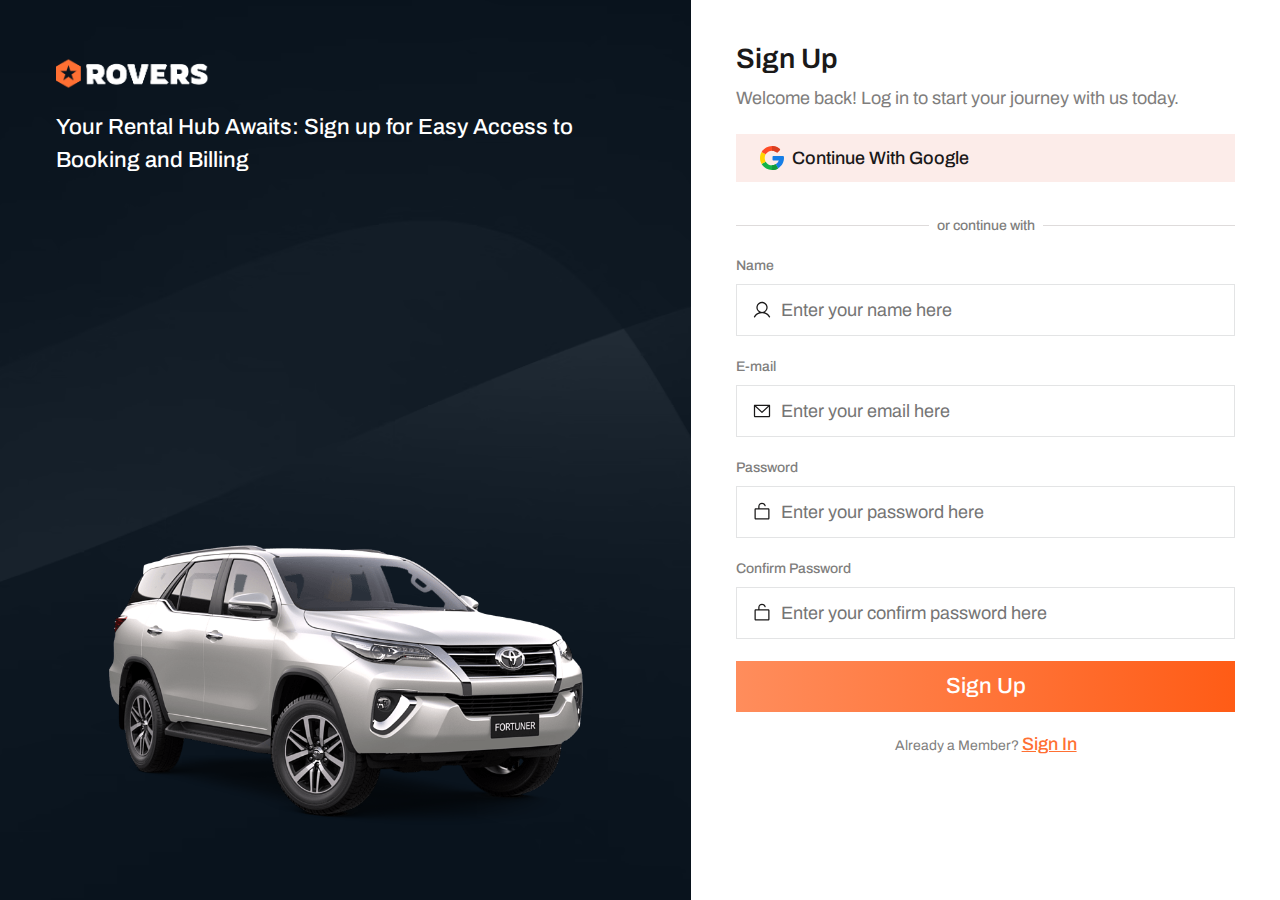
<file: rover/main/sign-up.html>
<!DOCTYPE html>
<html lang="en">
<head>
  <title>Sign Up || Rovers</title>

  <!-- Favicons Information -->
  <link rel="apple-touch-icon" sizes="152x152" href="./assets/images/favicons/apple-touch-icon.png" />
  <link rel="icon" type="image/png" sizes="32x32" href="./assets/images/favicons/favicon-32x32.png" />
  <link rel="icon" type="image/png" sizes="16x16" href="./assets/images/favicons/favicon-16x16.png" />
  <link rel="mask-icon" href="./assets/images/favicons/safari-pinned-tab.svg" color="#ff7030" />
  <meta name="msapplication-TileColor" content="#ffffff" />
  <link rel="manifest" href="./site.webmanifest" />
  <meta name="theme-color" content="#ffffff" />

  <!-- Meta Information -->
  <meta charset="utf-8" />
  <meta name="viewport" content="width=device-width, height=device-height, initial-scale=1.0" />
  <meta property="og:title" content="Rovers" />
  <link rel="canonical" href="https://staging.whiteorangesoftware.com/theme-rovers/" />
  <meta property="og:url" content="https://staging.whiteorangesoftware.com/theme-rovers/" />
  <meta name="keywords" content="car rental, truck rental, affordable, reliable, book now, ui template kit,
          envato templates, rovers html templates, html, css, car and truck rent, rent service, layput responsive." />
  <meta name="description"
    content="Affordable and reliable car and truck rental services tailored to meet your transportation needs. Explore our wide range of vehicles, from compact cars to heavy-duty trucks, perfect for short-term or long-term use. Book now for the best deals and exceptional customer service!" />
  <meta property="og:description"
    content="Affordable and reliable car and truck rental services tailored to meet your transportation needs. Explore our wide range of vehicles, from compact cars to heavy-duty trucks, perfect for short-term or long-term use. Book now for the best deals and exceptional customer service!" />
  <meta property="og:image" content="https://staging.whiteorangesoftware.com/themeforest-assets/rover/01_preview.jpg" />
  <meta http-equiv="X-UA-Compatible" content="IE=edge,chrome=1" />
  <meta property="og:site_name" content="Rovers" />
  <meta property="og:type" content="website" />
  <meta name="format-detection" content="White orange software" />
  <meta name="author" content="White orange software" />

  <!-- Progressive web apps SEO -->
  <meta name="mobile-web-app-capable" content="yes" />
  <meta name="apple-mobile-web-app-capable" content="yes" />
  <meta name="apple-mobile-web-app-status-bar-style" content="black" />

  <link rel="stylesheet" href="assets/css/style.css" />
</head>

<body>
  <!-- Main Start -->
  <main class="">
    <div class="d-grid authentication-layout-wrapper vh-100 text-white">
      <div class="authentication-layout-left d-flex flex-column">
        <div class="authentication-layout-left-content d-flex flex-column">
          <div class="authentication-logo-wrapper">
            <img src="./assets/images/logo/full-logo.png" alt="logo" class="img-fulid" />
          </div>
          <p class="h6 fw-medium lh-base">
            Your Rental Hub Awaits: Sign up for Easy Access to Booking and
            Billing
          </p>
        </div>
        <div class="mt-auto authentication-layout-left-fortuner">
          <img class="img-fluid" src="assets/images/cars/fortuner-authentication.png" alt="fortuner" />
        </div>
      </div>
      <div class="authentication-layout-right">
        <div class="authentication-layout-right-top d-flex flex-column">
          <div class="d-flex flex-column gap-lg">
            <h2 class="clr-text-black fw-semibold lh-1 h4">Sign Up</h2>
            <p class="clr-text-gray p-lg fw-normal lh-base">
              Welcome back! Log in to start your journey with us today.
            </p>
          </div>
          <div>
            <a href="https://www.google.com/" target="_blank"
              class="btn btn-primary gap-sm w-100 justify-content-start custom-google-btn clr-text-black lh-1 p-lg">
              <i data-icon="google"></i> Continue with Google
            </a>
          </div>
        </div>
        <div class="authentication-layout-right-bottom d-flex flex-column">
          <div class="d-grid authentication-layout-right-bottom-top gap-sm">
            <hr />
            <p class="clr-text-gray fw-medium lh-1">or continue with</p>
            <hr />
          </div>
          <form>
            <div class="d-flex flex-column gap-2xl form-inputs-wrapper">
              <div class="contact-input-card">
                <label for="signUpName" class="contact-input-label clr-text-gray fw-medium d-block">Name</label>
                <div class="contact-input-card position-relative">
                  <input type="text" id="signUpName" placeholder="Enter your name here" class="contact-input p-lg" />
                  <div class="contact-icon-card position-absolute">
                    <span class="contact-icon d-flex justify-content-center align-items-center clr-text-black"
                      data-icon="user"></span>
                  </div>
                </div>
              </div>
              <div class="contact-input-card">
                <label for="signUpEmail" class="contact-input-label clr-text-gray fw-medium d-block">E-mail</label>
                <div class="contact-input-card position-relative">
                  <input type="email" id="signUpEmail" placeholder="Enter your email here" class="contact-input p-lg" />
                  <div class="contact-icon-card position-absolute">
                    <span class="contact-icon clr-text-black d-flex justify-content-center align-items-center"
                      data-icon="email"></span>
                  </div>
                </div>
              </div>
              <div class="contact-input-card">
                <label for="signUpPassword" class="contact-input-label clr-text-gray fw-medium d-block">Password</label>
                <div class="contact-input-card position-relative">
                  <input type="password" id="signUpPassword" placeholder="Enter your password here"
                    class="contact-input p-lg" />
                  <div class="contact-icon-card position-absolute">
                    <span class="contact-icon d-flex justify-content-center align-items-center"
                      data-icon="password"></span>
                  </div>
                </div>
              </div>
              <div class="contact-input-card">
                <label for="signUpConfirmPassword" class="contact-input-label clr-text-gray fw-medium d-block">Confirm
                  Password</label>
                <div class="contact-input-card position-relative">
                  <input type="password" id="signUpConfirmPassword" placeholder="Enter your confirm password here"
                    class="contact-input p-lg" />
                  <div class="contact-icon-card position-absolute">
                    <span class="contact-icon d-flex justify-content-center align-items-center"
                      data-icon="password"></span>
                  </div>
                </div>
              </div>
            </div>
            <a href="login.html" class="btn btn-primary w-100 authentication-submit-button">
              Sign Up
            </a>
          </form>
          <div class="text-center">
            <p class="clr-text-gray">
              Already a Member? <a href="login.html">Sign In</a>
            </p>
          </div>
        </div>
      </div>
    </div>
  </main>
  <!-- Main End -->

  <!-- Script Start -->
  <script src="assets/js/bootstrap.min.js"></script>
  <script src="assets/js/svg.js"></script>
  <script src="assets/js/custom.js"></script>
  <!-- Script End -->
</body>
</html>
</file>
<file: rover/main/assets/css/style.css>
/* Bootstrap Min CSS */
@import "./bootstrap.min.css";
/* Swiper Min CSS */
@import "./swiper-bundle.min.css";
/* Fonts CSS <= */
@import "./fonts.css";
/* Variable CSS */
@import "./variable.css";
/* Default CSS */
@import "./default.css";
/* Components CSS */
@import "./components.css";
/* Page CSS */
@import "./page.css";
/* Responsive CSS */
@import "./responsive.css";
</file>
